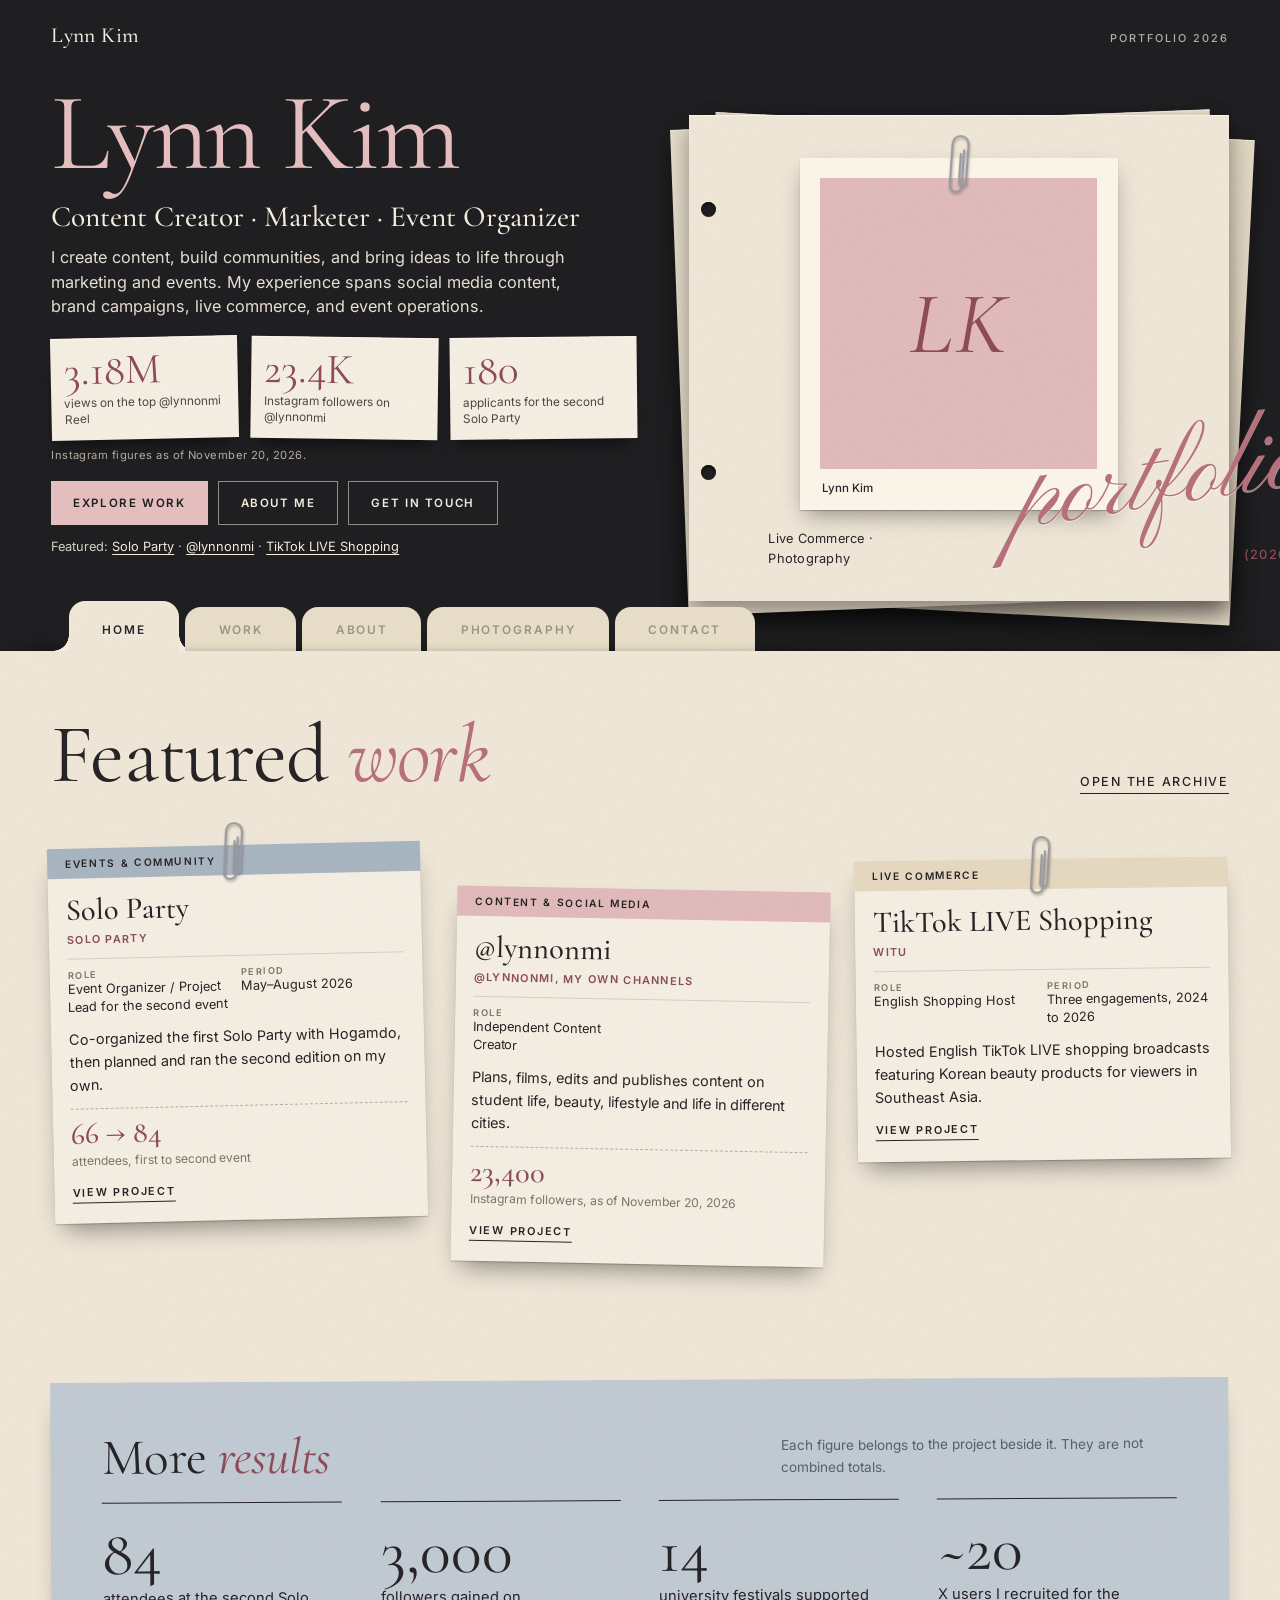
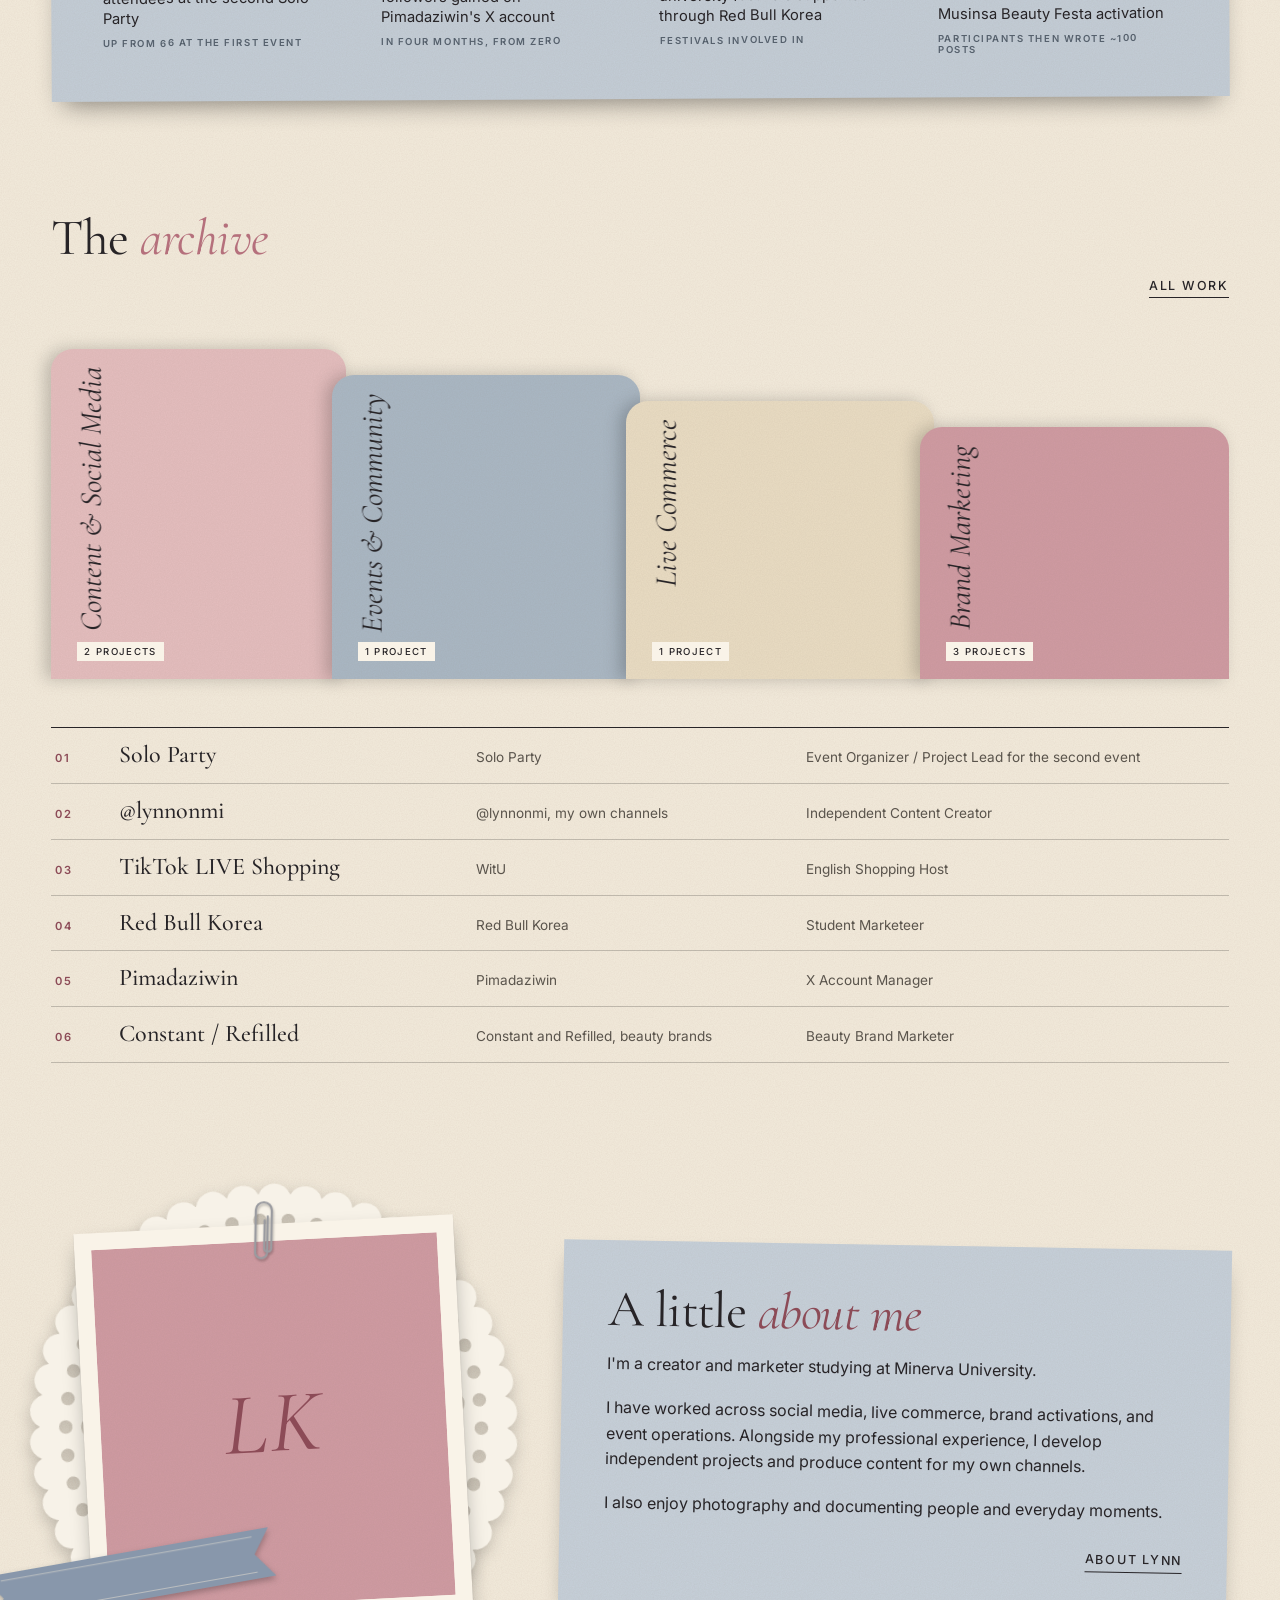
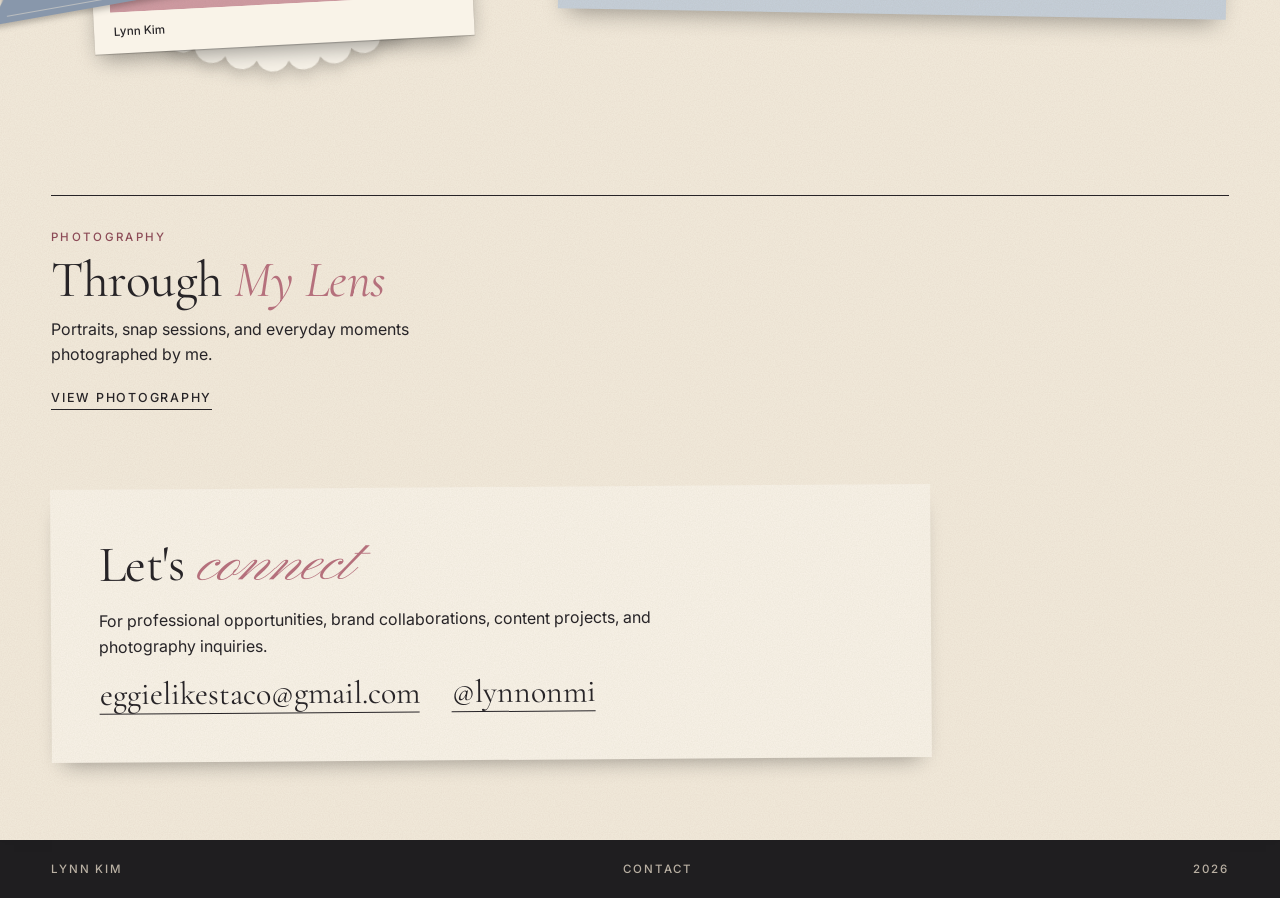
<file: index.html>
<!doctype html>
<html lang="en">
<head>
<meta charset="utf-8">
<meta name="viewport" content="width=device-width, initial-scale=1">
<title>Lynn Kim, Content Creator, Marketer, Event Organizer</title>
<meta name="description" content="Portfolio of Lynn Kim: content creation, marketing, event organizing, live commerce and photography.">
<meta name="theme-color" content="#1f1e20">
<meta property="og:type" content="website">
<meta property="og:site_name" content="Lynn Kim">
<meta property="og:title" content="Lynn Kim, Content Creator, Marketer, Event Organizer">
<meta property="og:description" content="Portfolio of Lynn Kim: content creation, marketing, event organizing, live commerce and photography.">
<meta property="og:image" content="assets/og-image.png">
<meta property="og:image:width" content="1200">
<meta property="og:image:height" content="630">
<meta name="twitter:card" content="summary_large_image">
<meta name="twitter:title" content="Lynn Kim, Content Creator, Marketer, Event Organizer">
<meta name="twitter:description" content="Portfolio of Lynn Kim: content creation, marketing, event organizing, live commerce and photography.">
<meta name="twitter:image" content="assets/og-image.png">
<link rel="icon" href="data:,">
<link rel="preconnect" href="https://fonts.googleapis.com">
<link rel="preconnect" href="https://fonts.gstatic.com" crossorigin>
<link rel="stylesheet" href="https://fonts.googleapis.com/css2?family=Pinyon+Script&family=Cormorant+Garamond:ital,wght@0,400;0,500;0,600;1,400;1,500&family=Inter:wght@400;500;600&display=swap">
<link rel="stylesheet" href="css/styles.css">
</head>
<body data-page="home">
<a class="skip" href="#main">Skip to content</a>
<div id="root"></div>
<noscript><p style="padding:2rem;color:#f3ebdc">This portfolio needs JavaScript to load its pages. Email: eggielikestaco@gmail.com</p></noscript>
<script type="module" src="js/app.js"></script>
</body>
</html>
</file>
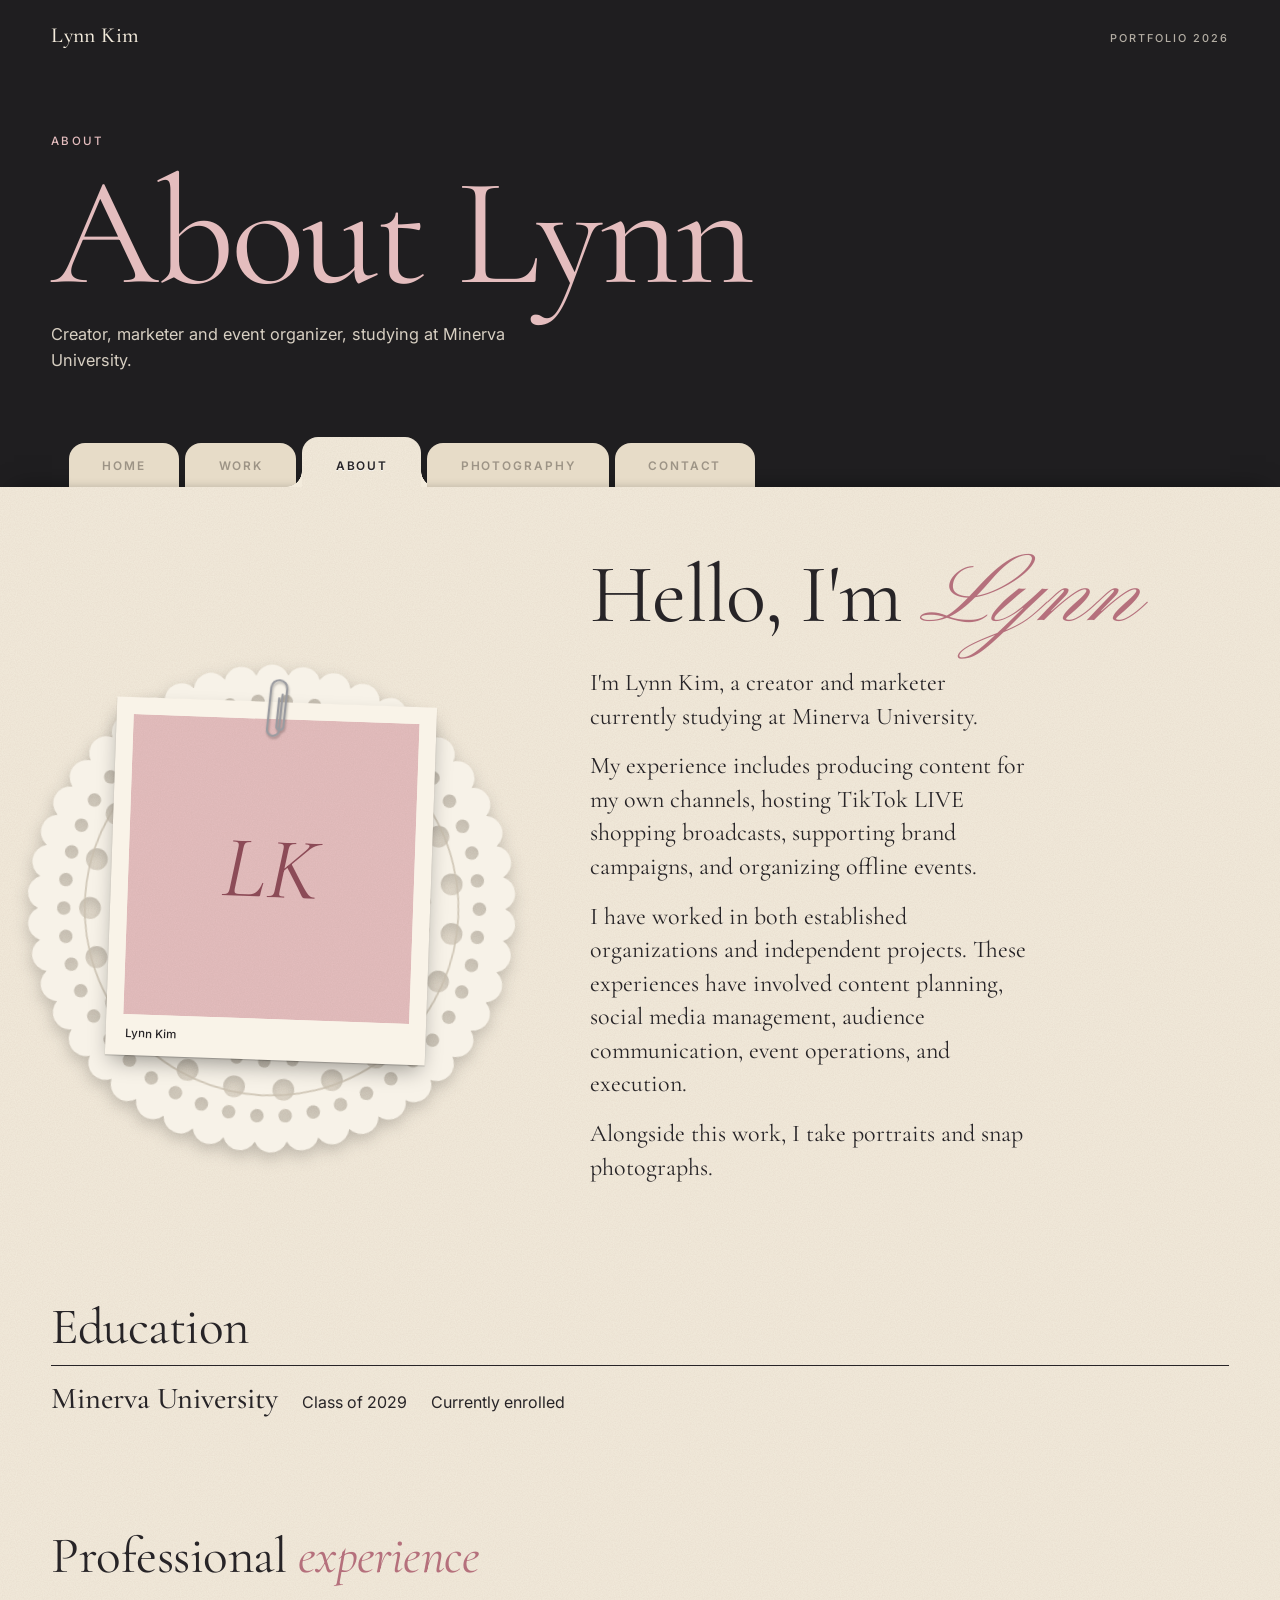
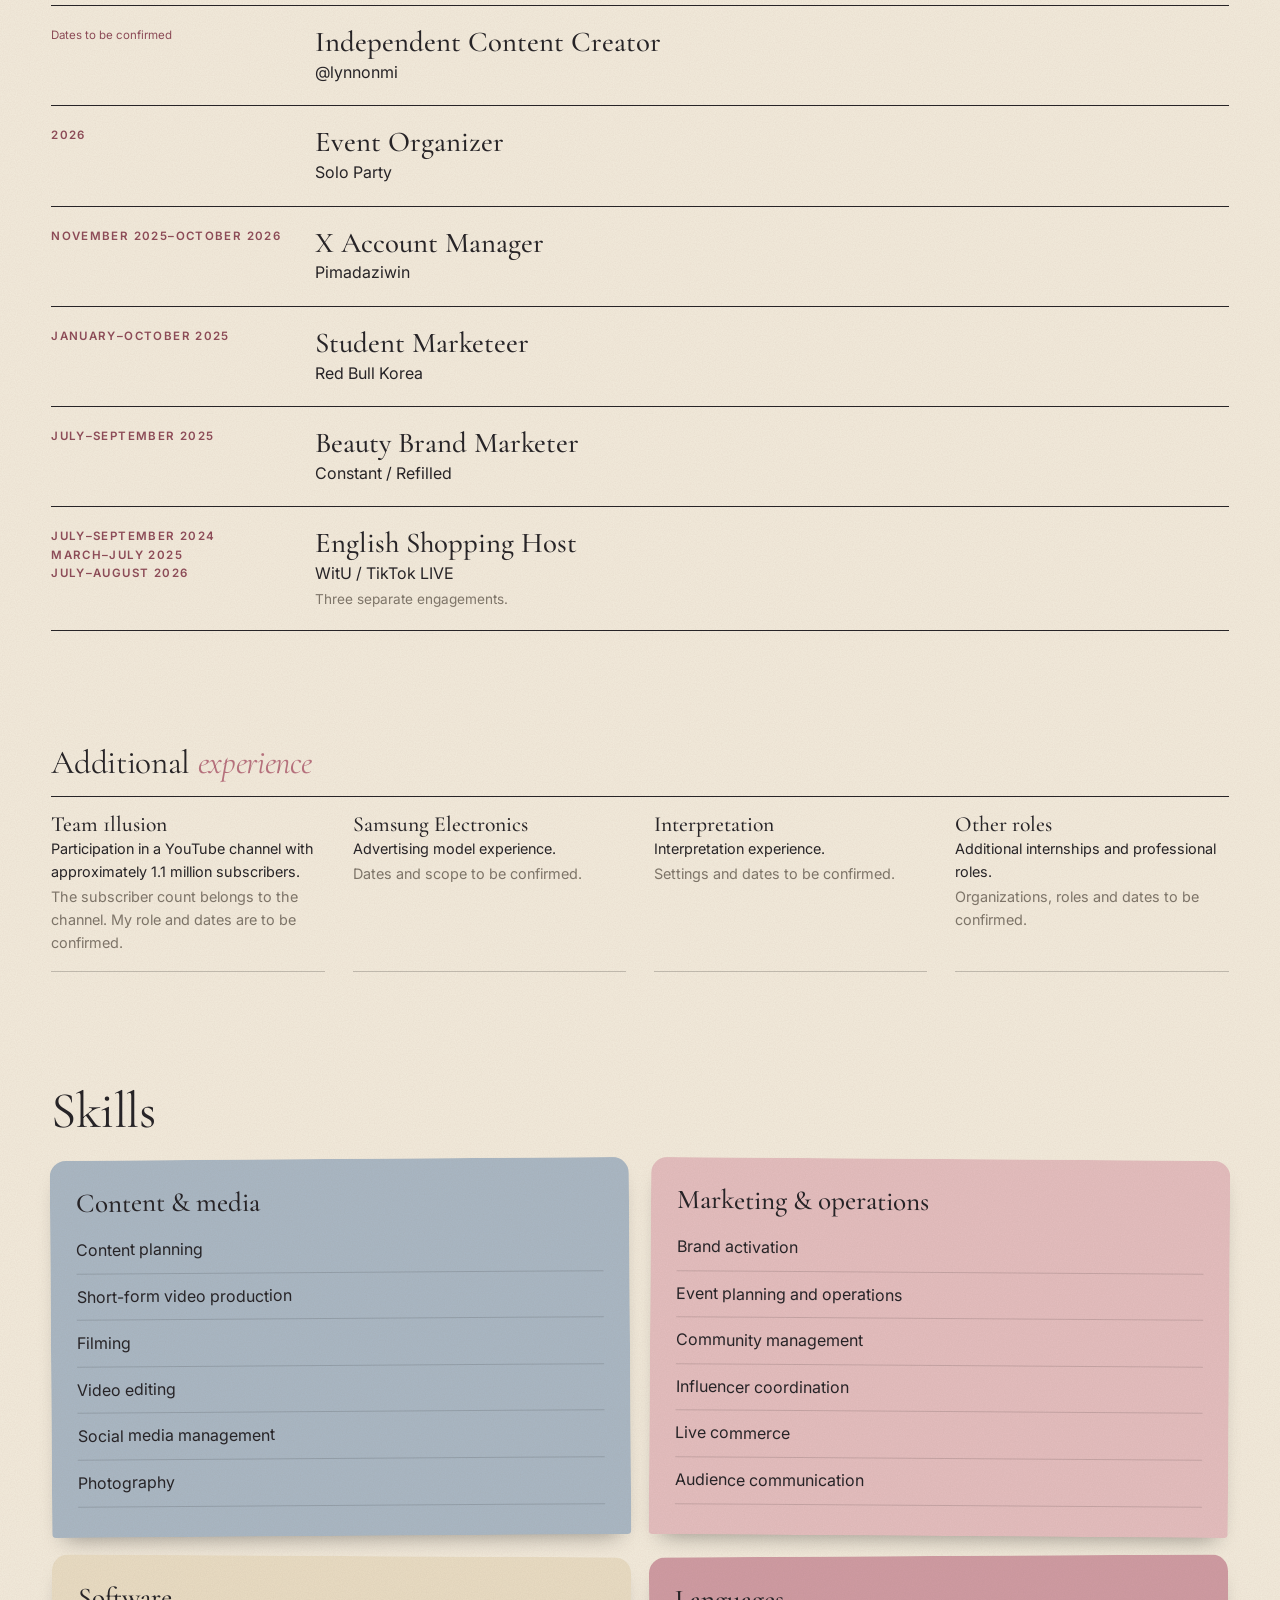
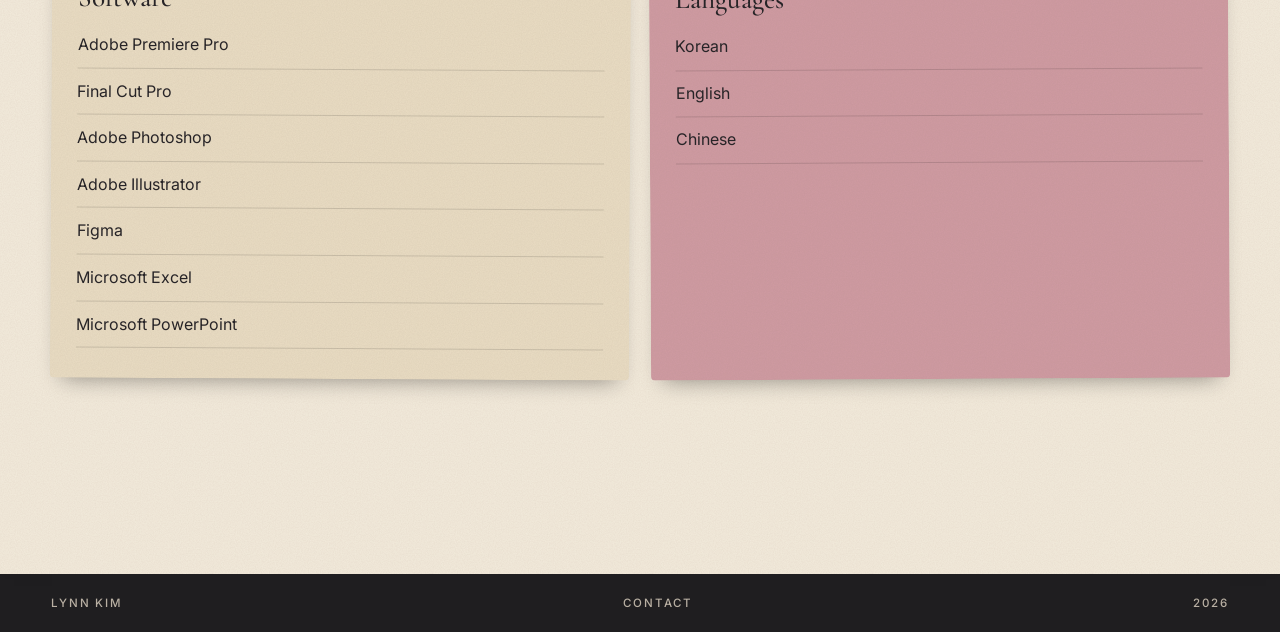
<file: about.html>
<!doctype html>
<html lang="en">
<head>
<meta charset="utf-8">
<meta name="viewport" content="width=device-width, initial-scale=1">
<title>About Lynn, Lynn Kim</title>
<meta name="description" content="Lynn Kim is a creator and marketer studying at Minerva University. Experience, education and skills.">
<meta name="theme-color" content="#1f1e20">
<meta property="og:type" content="website">
<meta property="og:site_name" content="Lynn Kim">
<meta property="og:title" content="About Lynn, Lynn Kim">
<meta property="og:description" content="Lynn Kim is a creator and marketer studying at Minerva University. Experience, education and skills.">
<meta property="og:image" content="assets/og-image.png">
<meta property="og:image:width" content="1200">
<meta property="og:image:height" content="630">
<meta name="twitter:card" content="summary_large_image">
<meta name="twitter:title" content="About Lynn, Lynn Kim">
<meta name="twitter:description" content="Lynn Kim is a creator and marketer studying at Minerva University. Experience, education and skills.">
<meta name="twitter:image" content="assets/og-image.png">
<link rel="icon" href="data:,">
<link rel="preconnect" href="https://fonts.googleapis.com">
<link rel="preconnect" href="https://fonts.gstatic.com" crossorigin>
<link rel="stylesheet" href="https://fonts.googleapis.com/css2?family=Pinyon+Script&family=Cormorant+Garamond:ital,wght@0,400;0,500;0,600;1,400;1,500&family=Inter:wght@400;500;600&display=swap">
<link rel="stylesheet" href="css/styles.css">
</head>
<body data-page="about">
<a class="skip" href="#main">Skip to content</a>
<div id="root"></div>
<noscript><p style="padding:2rem;color:#f3ebdc">This portfolio needs JavaScript to load its pages. Email: eggielikestaco@gmail.com</p></noscript>
<script type="module" src="js/app.js"></script>
</body>
</html>
</file>
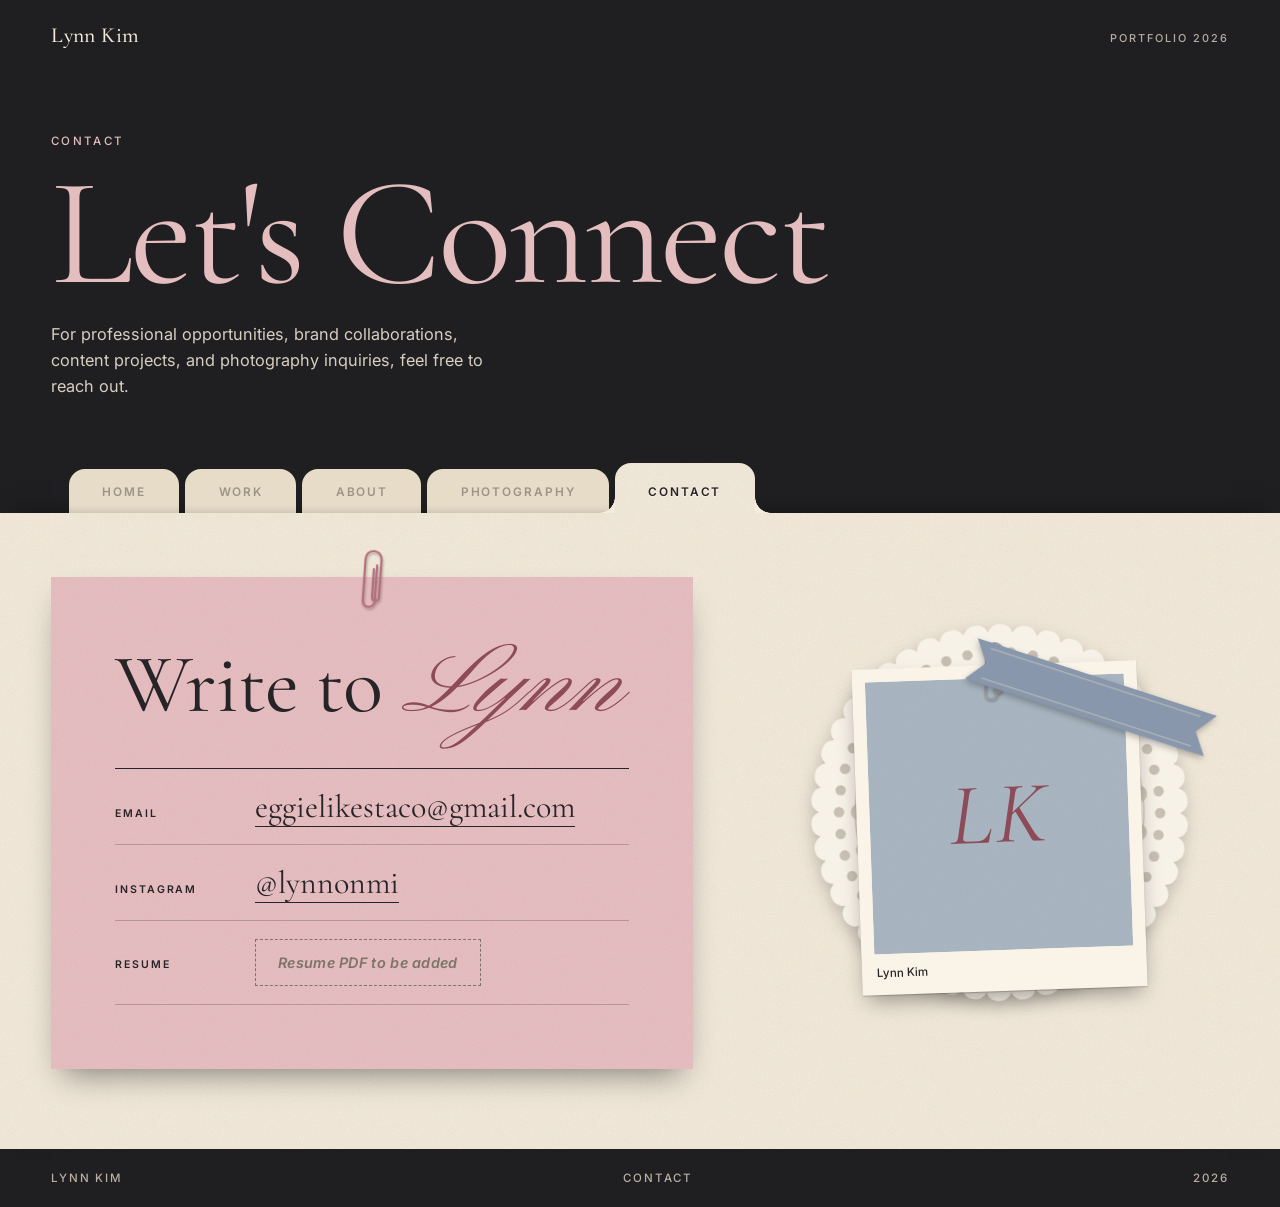
<file: contact.html>
<!doctype html>
<html lang="en">
<head>
<meta charset="utf-8">
<meta name="viewport" content="width=device-width, initial-scale=1">
<title>Let's Connect, Lynn Kim</title>
<meta name="description" content="Email and Instagram for professional opportunities, brand collaborations, content projects and photography inquiries.">
<meta name="theme-color" content="#1f1e20">
<meta property="og:type" content="website">
<meta property="og:site_name" content="Lynn Kim">
<meta property="og:title" content="Let's Connect, Lynn Kim">
<meta property="og:description" content="Email and Instagram for professional opportunities, brand collaborations, content projects and photography inquiries.">
<meta property="og:image" content="assets/og-image.png">
<meta property="og:image:width" content="1200">
<meta property="og:image:height" content="630">
<meta name="twitter:card" content="summary_large_image">
<meta name="twitter:title" content="Let's Connect, Lynn Kim">
<meta name="twitter:description" content="Email and Instagram for professional opportunities, brand collaborations, content projects and photography inquiries.">
<meta name="twitter:image" content="assets/og-image.png">
<link rel="icon" href="data:,">
<link rel="preconnect" href="https://fonts.googleapis.com">
<link rel="preconnect" href="https://fonts.gstatic.com" crossorigin>
<link rel="stylesheet" href="https://fonts.googleapis.com/css2?family=Pinyon+Script&family=Cormorant+Garamond:ital,wght@0,400;0,500;0,600;1,400;1,500&family=Inter:wght@400;500;600&display=swap">
<link rel="stylesheet" href="css/styles.css">
</head>
<body data-page="contact">
<a class="skip" href="#main">Skip to content</a>
<div id="root"></div>
<noscript><p style="padding:2rem;color:#f3ebdc">This portfolio needs JavaScript to load its pages. Email: eggielikestaco@gmail.com</p></noscript>
<script type="module" src="js/app.js"></script>
</body>
</html>
</file>
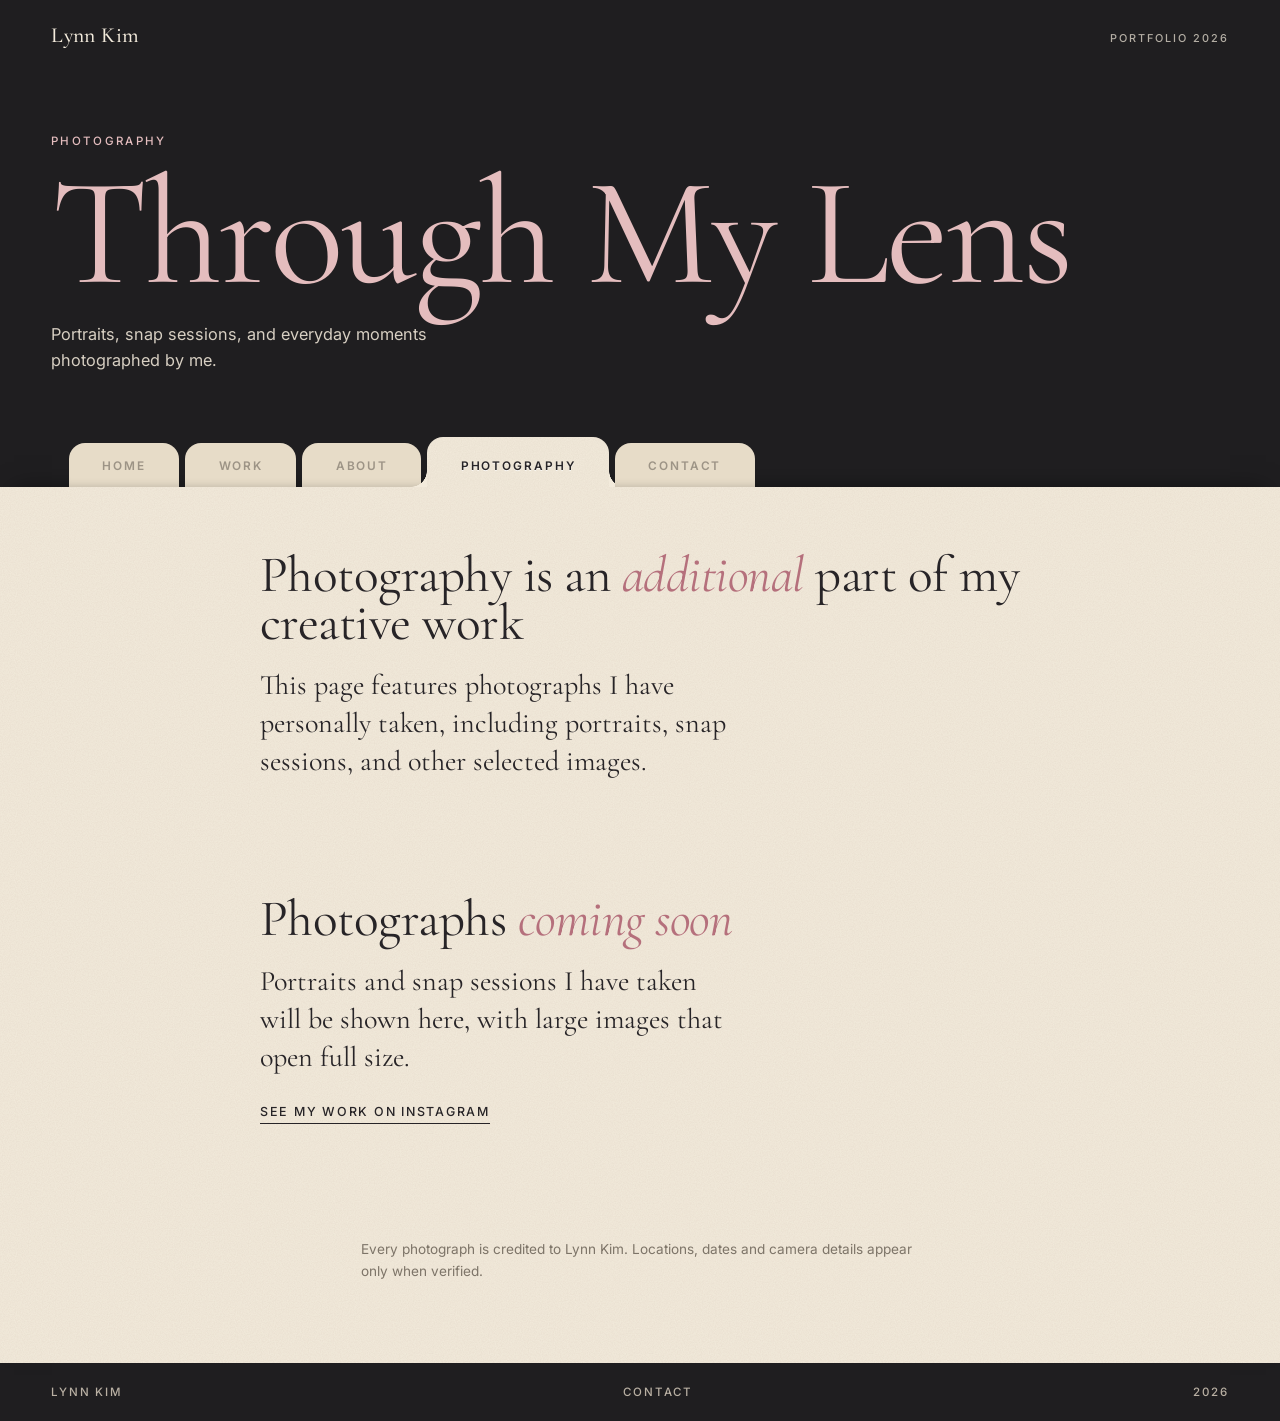
<file: photography.html>
<!doctype html>
<html lang="en">
<head>
<meta charset="utf-8">
<meta name="viewport" content="width=device-width, initial-scale=1">
<title>Through My Lens, Lynn Kim</title>
<meta name="description" content="Portraits, snap sessions, and everyday moments photographed by Lynn Kim.">
<meta name="theme-color" content="#1f1e20">
<meta property="og:type" content="website">
<meta property="og:site_name" content="Lynn Kim">
<meta property="og:title" content="Through My Lens, Lynn Kim">
<meta property="og:description" content="Portraits, snap sessions, and everyday moments photographed by Lynn Kim.">
<meta property="og:image" content="assets/og-image.png">
<meta property="og:image:width" content="1200">
<meta property="og:image:height" content="630">
<meta name="twitter:card" content="summary_large_image">
<meta name="twitter:title" content="Through My Lens, Lynn Kim">
<meta name="twitter:description" content="Portraits, snap sessions, and everyday moments photographed by Lynn Kim.">
<meta name="twitter:image" content="assets/og-image.png">
<link rel="icon" href="data:,">
<link rel="preconnect" href="https://fonts.googleapis.com">
<link rel="preconnect" href="https://fonts.gstatic.com" crossorigin>
<link rel="stylesheet" href="https://fonts.googleapis.com/css2?family=Pinyon+Script&family=Cormorant+Garamond:ital,wght@0,400;0,500;0,600;1,400;1,500&family=Inter:wght@400;500;600&display=swap">
<link rel="stylesheet" href="css/styles.css">
</head>
<body data-page="photography">
<a class="skip" href="#main">Skip to content</a>
<div id="root"></div>
<noscript><p style="padding:2rem;color:#f3ebdc">This portfolio needs JavaScript to load its pages. Email: eggielikestaco@gmail.com</p></noscript>
<script type="module" src="js/app.js"></script>
</body>
</html>
</file>
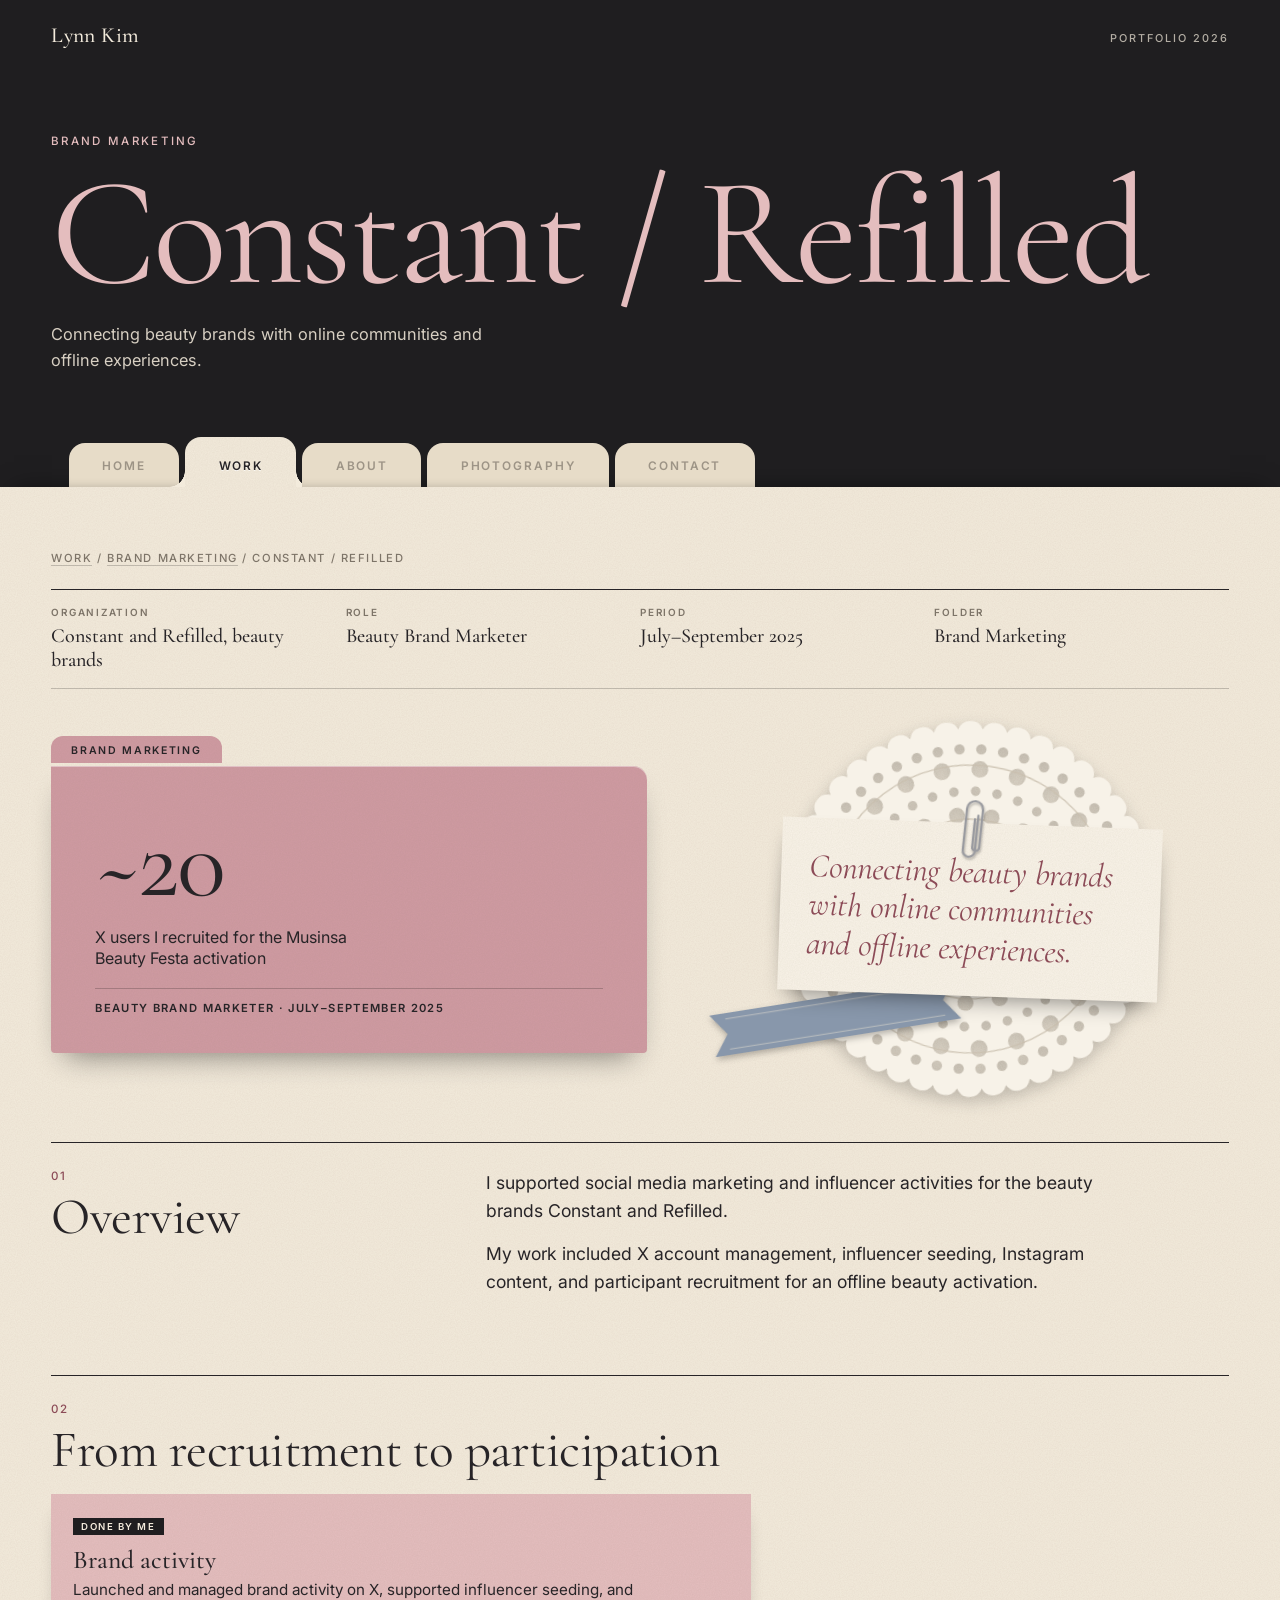
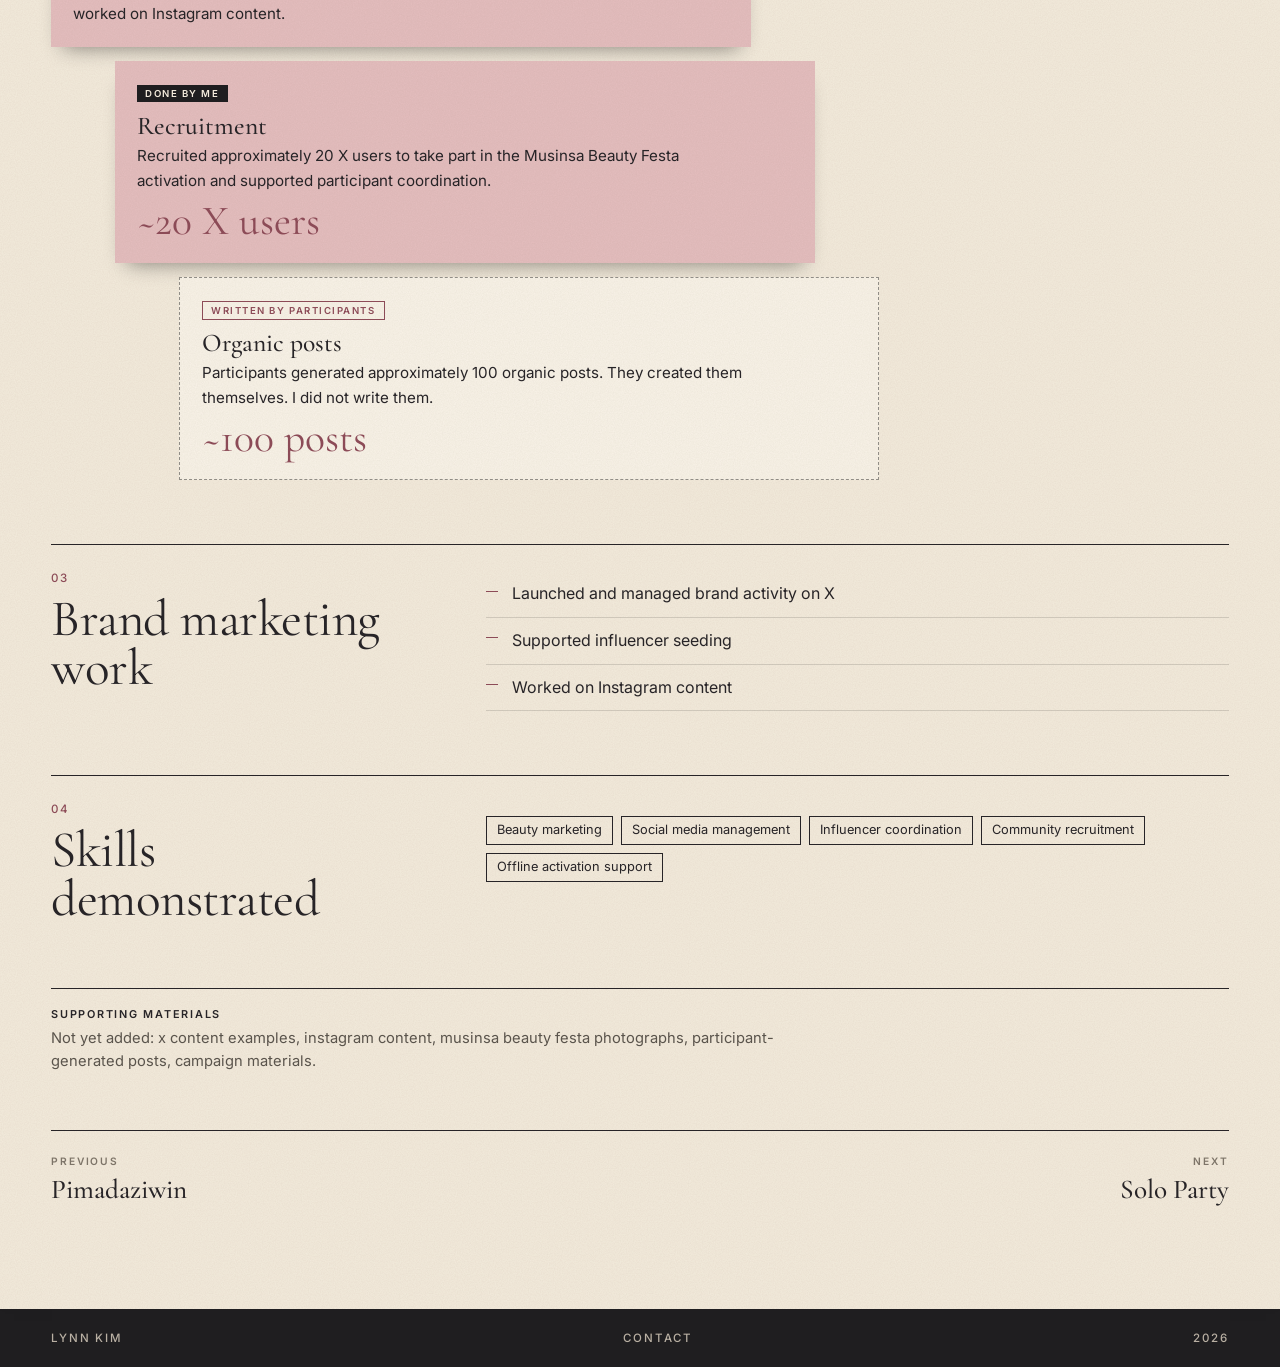
<file: project-constant-refilled.html>
<!doctype html>
<html lang="en">
<head>
<meta charset="utf-8">
<meta name="viewport" content="width=device-width, initial-scale=1">
<title>Constant / Refilled, Lynn Kim</title>
<meta name="description" content="Supported X, Instagram and influencer marketing for two beauty brands and recruited participants for an offline beauty activation.">
<meta name="theme-color" content="#1f1e20">
<meta property="og:type" content="website">
<meta property="og:site_name" content="Lynn Kim">
<meta property="og:title" content="Constant / Refilled, Lynn Kim">
<meta property="og:description" content="Supported X, Instagram and influencer marketing for two beauty brands and recruited participants for an offline beauty activation.">
<meta property="og:image" content="assets/og-image.png">
<meta property="og:image:width" content="1200">
<meta property="og:image:height" content="630">
<meta name="twitter:card" content="summary_large_image">
<meta name="twitter:title" content="Constant / Refilled, Lynn Kim">
<meta name="twitter:description" content="Supported X, Instagram and influencer marketing for two beauty brands and recruited participants for an offline beauty activation.">
<meta name="twitter:image" content="assets/og-image.png">
<link rel="icon" href="data:,">
<link rel="preconnect" href="https://fonts.googleapis.com">
<link rel="preconnect" href="https://fonts.gstatic.com" crossorigin>
<link rel="stylesheet" href="https://fonts.googleapis.com/css2?family=Pinyon+Script&family=Cormorant+Garamond:ital,wght@0,400;0,500;0,600;1,400;1,500&family=Inter:wght@400;500;600&display=swap">
<link rel="stylesheet" href="css/styles.css">
</head>
<body data-page="project" data-slug="constant-refilled">
<a class="skip" href="#main">Skip to content</a>
<div id="root"></div>
<noscript><p style="padding:2rem;color:#f3ebdc">This portfolio needs JavaScript to load its pages. Email: eggielikestaco@gmail.com</p></noscript>
<script type="module" src="js/app.js"></script>
</body>
</html>
</file>
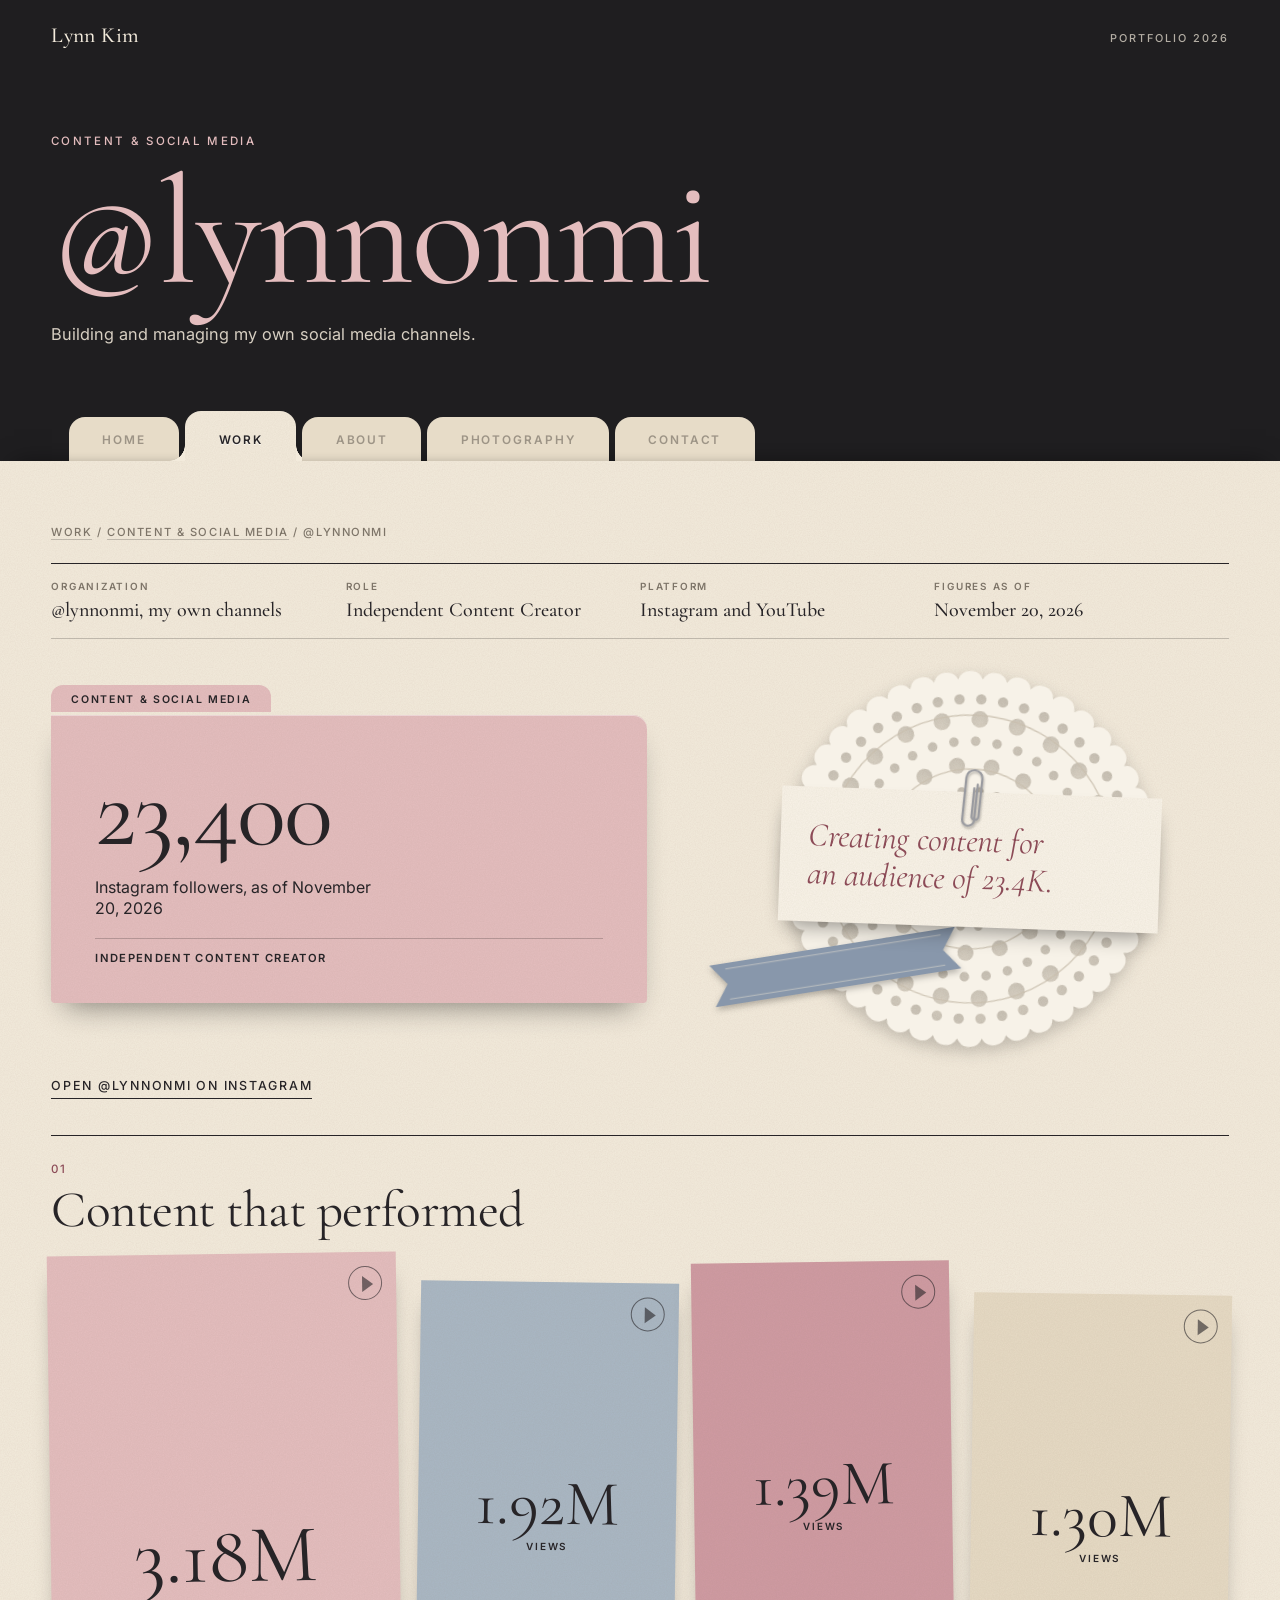
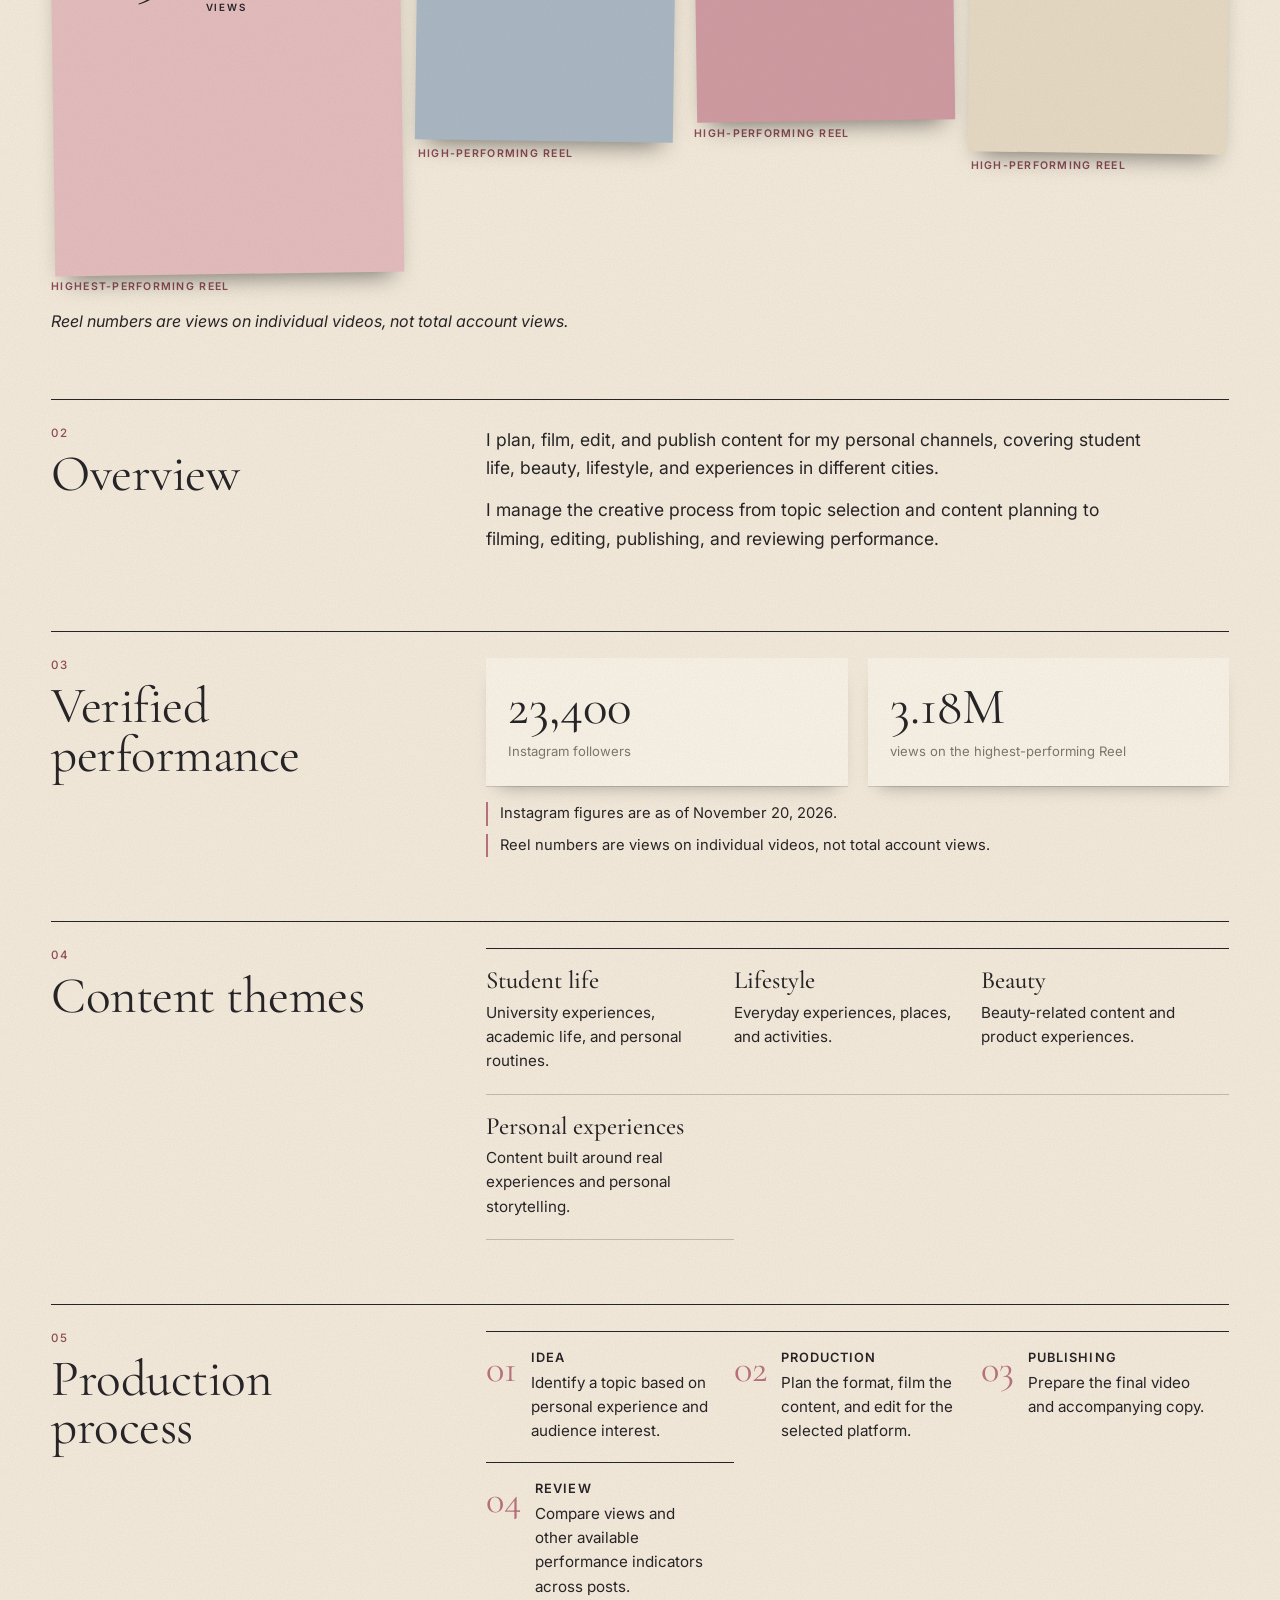
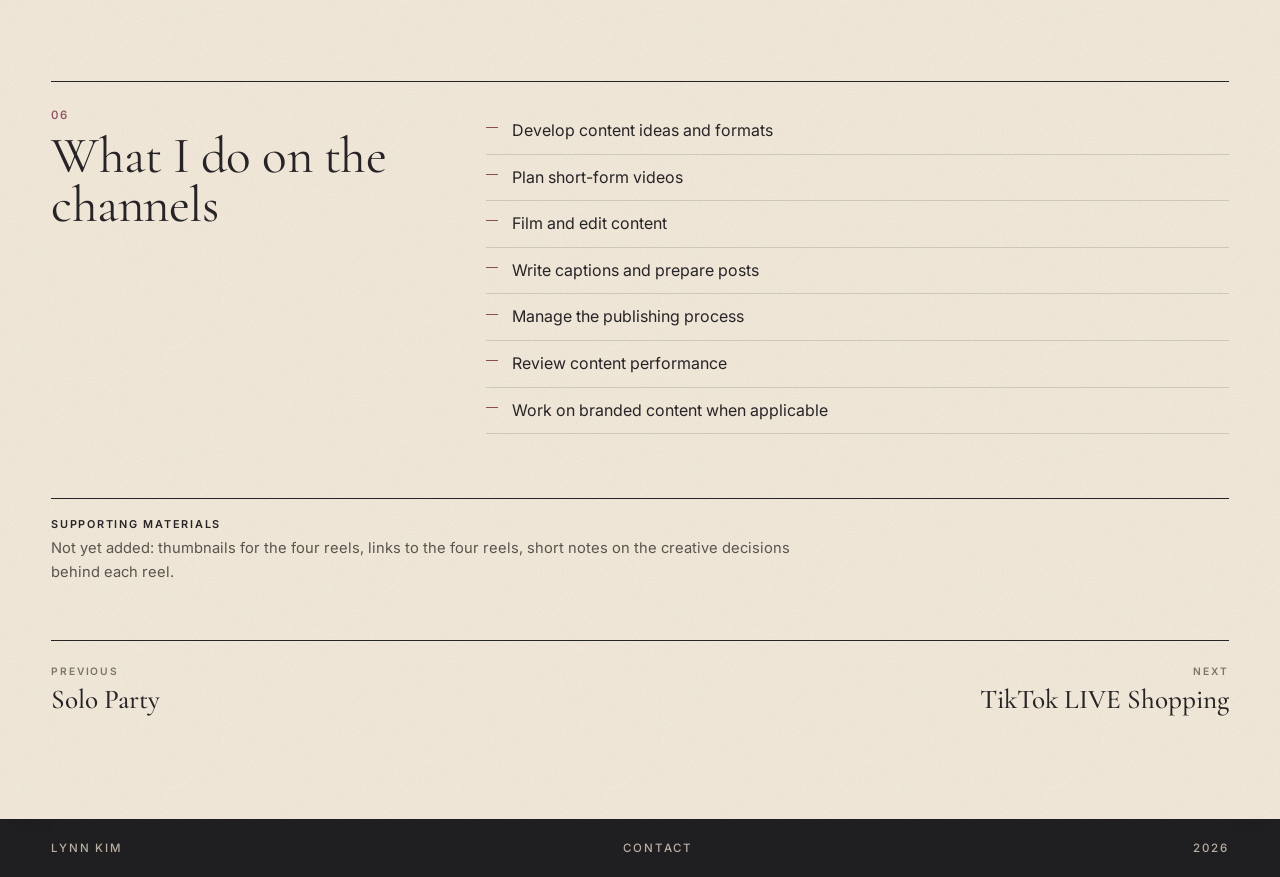
<file: project-lynnonmi.html>
<!doctype html>
<html lang="en">
<head>
<meta charset="utf-8">
<meta name="viewport" content="width=device-width, initial-scale=1">
<title>@lynnonmi, Lynn Kim</title>
<meta name="description" content="Plans, films, edits and publishes content on student life, beauty, lifestyle and life in different cities.">
<meta name="theme-color" content="#1f1e20">
<meta property="og:type" content="website">
<meta property="og:site_name" content="Lynn Kim">
<meta property="og:title" content="@lynnonmi, Lynn Kim">
<meta property="og:description" content="Plans, films, edits and publishes content on student life, beauty, lifestyle and life in different cities.">
<meta property="og:image" content="assets/og-image.png">
<meta property="og:image:width" content="1200">
<meta property="og:image:height" content="630">
<meta name="twitter:card" content="summary_large_image">
<meta name="twitter:title" content="@lynnonmi, Lynn Kim">
<meta name="twitter:description" content="Plans, films, edits and publishes content on student life, beauty, lifestyle and life in different cities.">
<meta name="twitter:image" content="assets/og-image.png">
<link rel="icon" href="data:,">
<link rel="preconnect" href="https://fonts.googleapis.com">
<link rel="preconnect" href="https://fonts.gstatic.com" crossorigin>
<link rel="stylesheet" href="https://fonts.googleapis.com/css2?family=Pinyon+Script&family=Cormorant+Garamond:ital,wght@0,400;0,500;0,600;1,400;1,500&family=Inter:wght@400;500;600&display=swap">
<link rel="stylesheet" href="css/styles.css">
</head>
<body data-page="project" data-slug="lynnonmi">
<a class="skip" href="#main">Skip to content</a>
<div id="root"></div>
<noscript><p style="padding:2rem;color:#f3ebdc">This portfolio needs JavaScript to load its pages. Email: eggielikestaco@gmail.com</p></noscript>
<script type="module" src="js/app.js"></script>
</body>
</html>
</file>
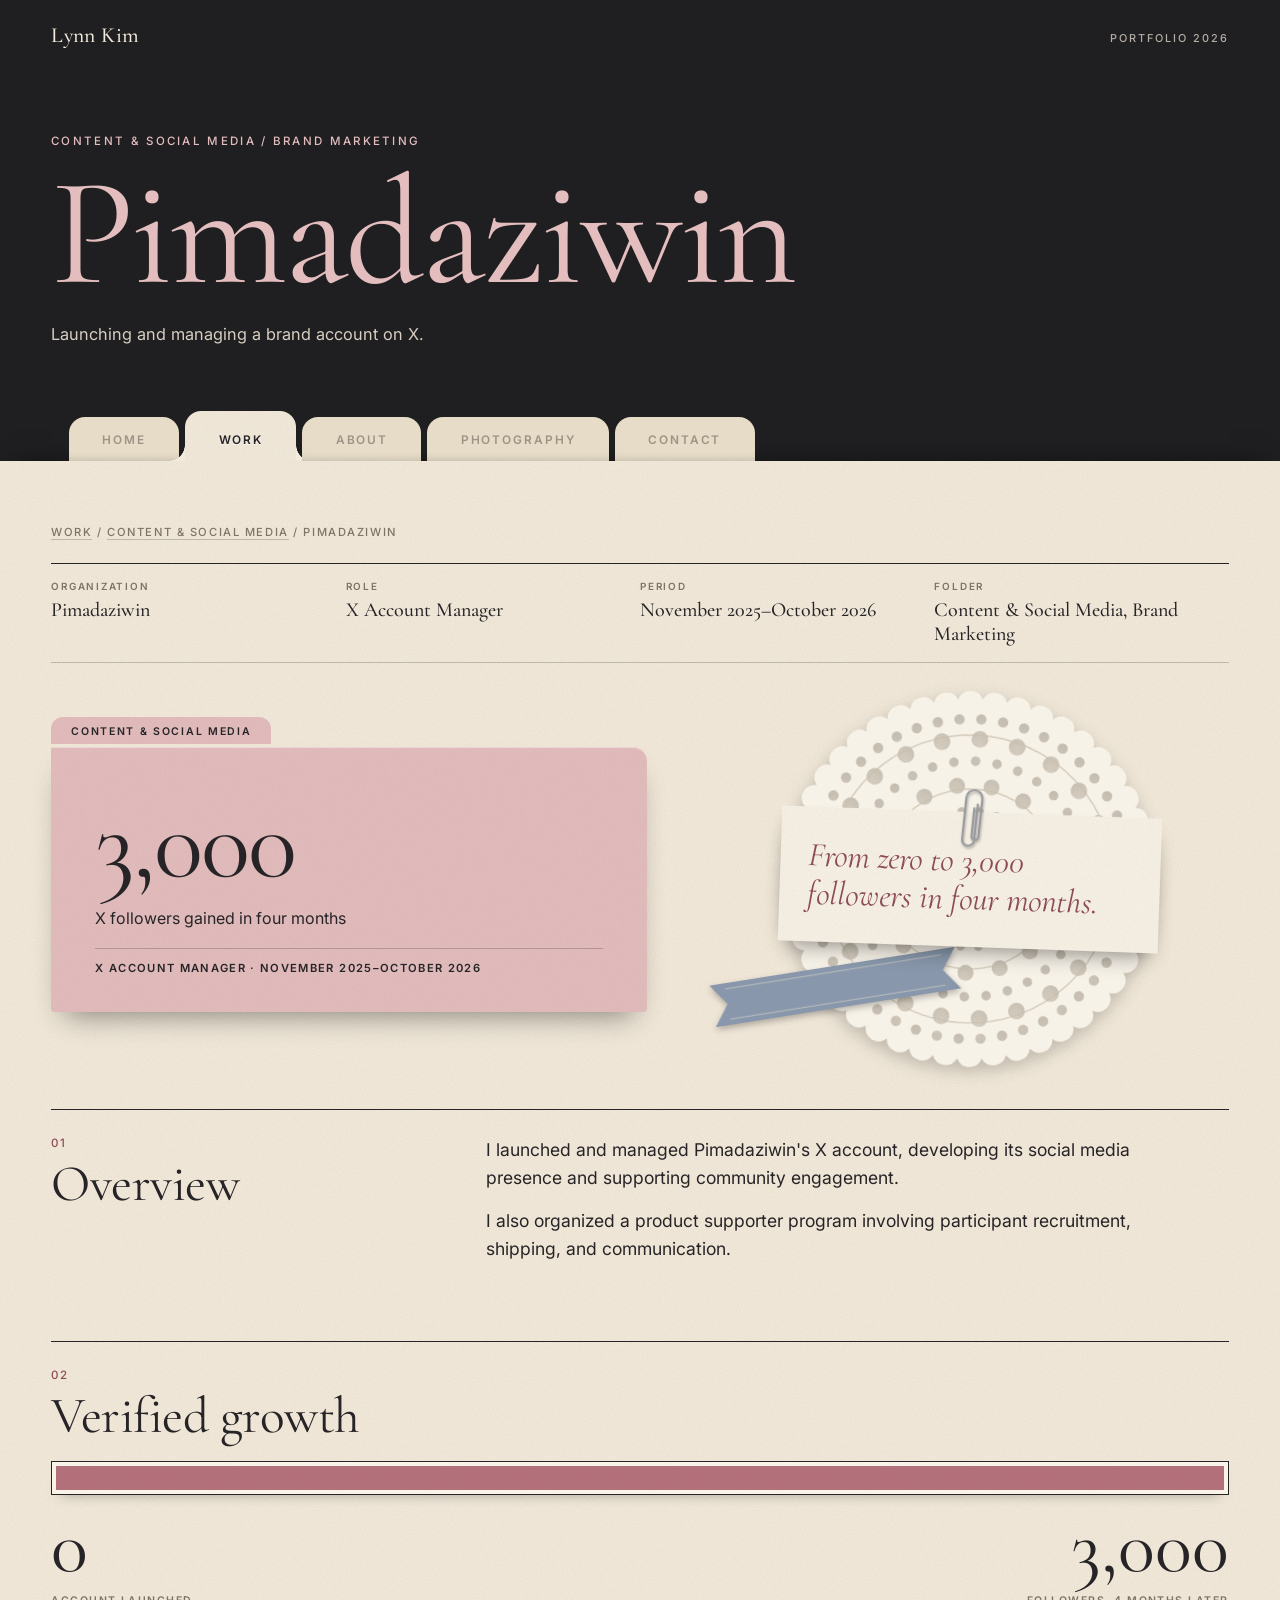
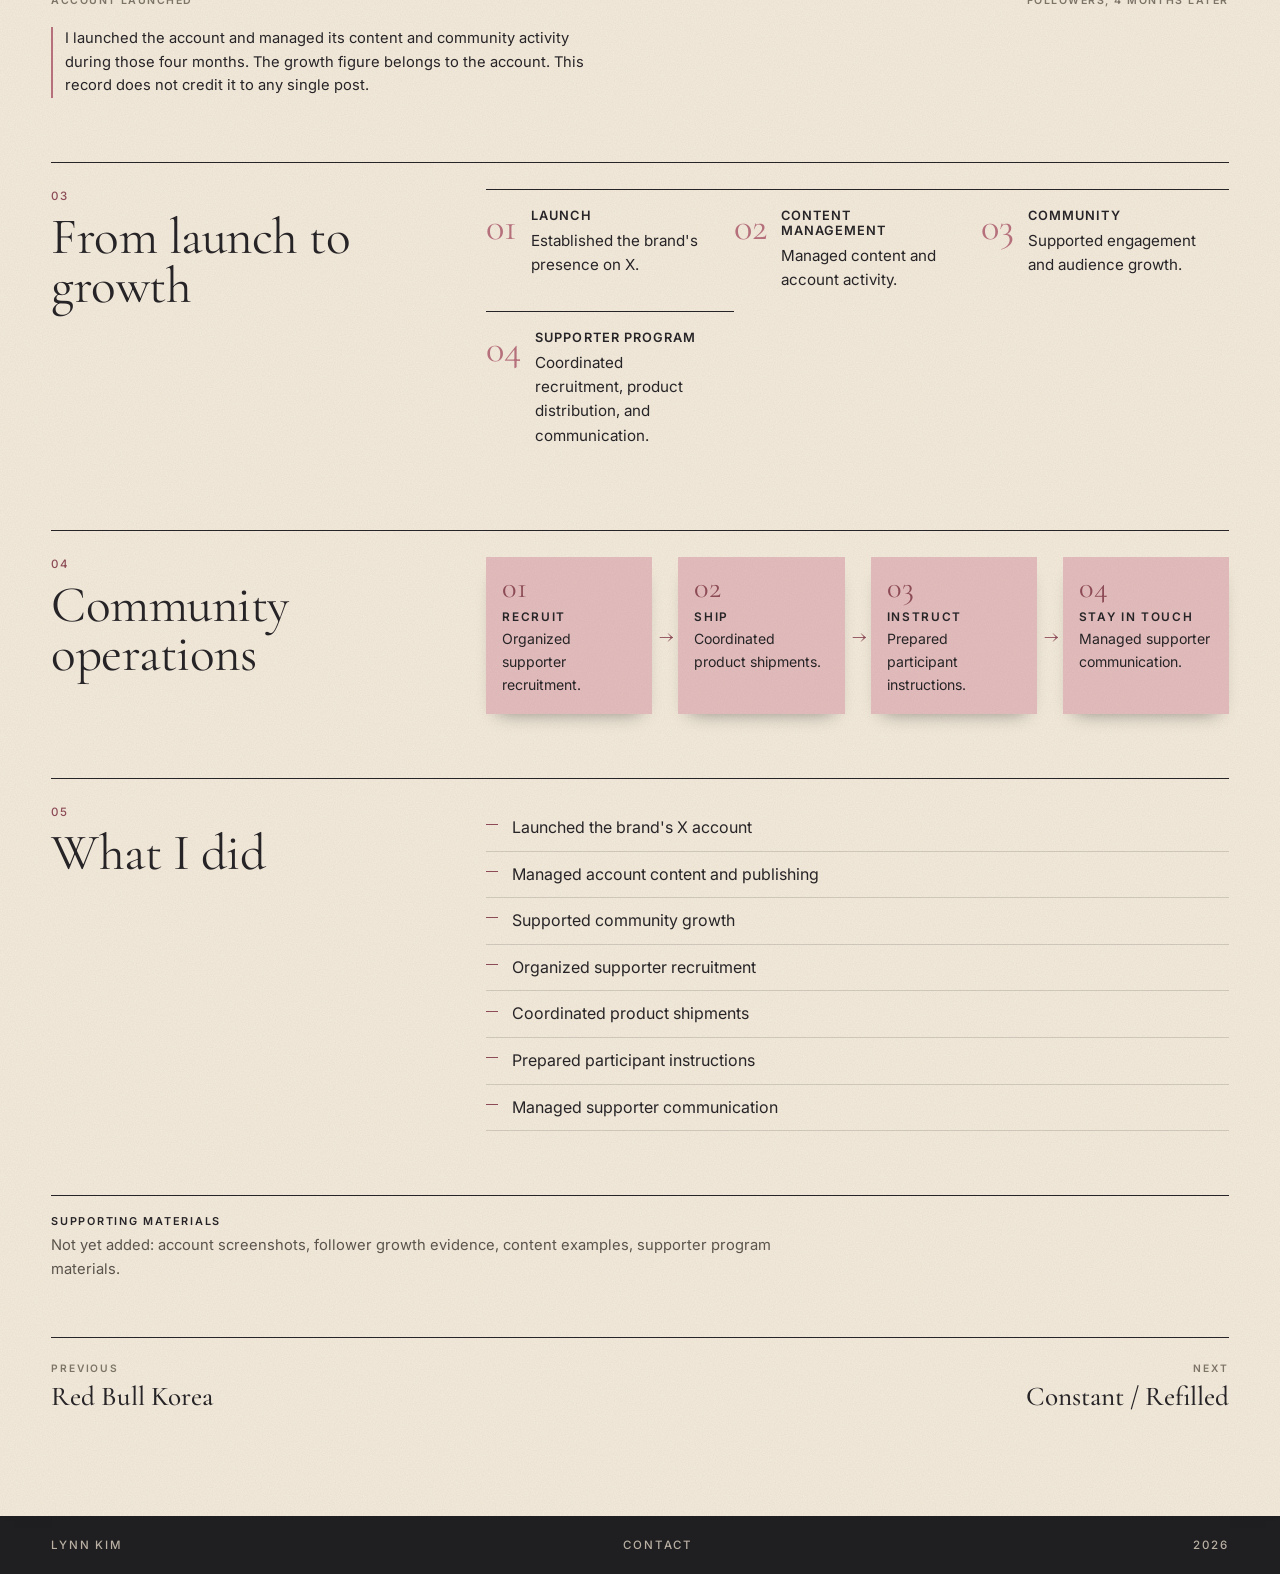
<file: project-pimadaziwin.html>
<!doctype html>
<html lang="en">
<head>
<meta charset="utf-8">
<meta name="viewport" content="width=device-width, initial-scale=1">
<title>Pimadaziwin, Lynn Kim</title>
<meta name="description" content="Launched and managed the brand's X account, supported community engagement, and ran a product supporter program.">
<meta name="theme-color" content="#1f1e20">
<meta property="og:type" content="website">
<meta property="og:site_name" content="Lynn Kim">
<meta property="og:title" content="Pimadaziwin, Lynn Kim">
<meta property="og:description" content="Launched and managed the brand's X account, supported community engagement, and ran a product supporter program.">
<meta property="og:image" content="assets/og-image.png">
<meta property="og:image:width" content="1200">
<meta property="og:image:height" content="630">
<meta name="twitter:card" content="summary_large_image">
<meta name="twitter:title" content="Pimadaziwin, Lynn Kim">
<meta name="twitter:description" content="Launched and managed the brand's X account, supported community engagement, and ran a product supporter program.">
<meta name="twitter:image" content="assets/og-image.png">
<link rel="icon" href="data:,">
<link rel="preconnect" href="https://fonts.googleapis.com">
<link rel="preconnect" href="https://fonts.gstatic.com" crossorigin>
<link rel="stylesheet" href="https://fonts.googleapis.com/css2?family=Pinyon+Script&family=Cormorant+Garamond:ital,wght@0,400;0,500;0,600;1,400;1,500&family=Inter:wght@400;500;600&display=swap">
<link rel="stylesheet" href="css/styles.css">
</head>
<body data-page="project" data-slug="pimadaziwin">
<a class="skip" href="#main">Skip to content</a>
<div id="root"></div>
<noscript><p style="padding:2rem;color:#f3ebdc">This portfolio needs JavaScript to load its pages. Email: eggielikestaco@gmail.com</p></noscript>
<script type="module" src="js/app.js"></script>
</body>
</html>
</file>
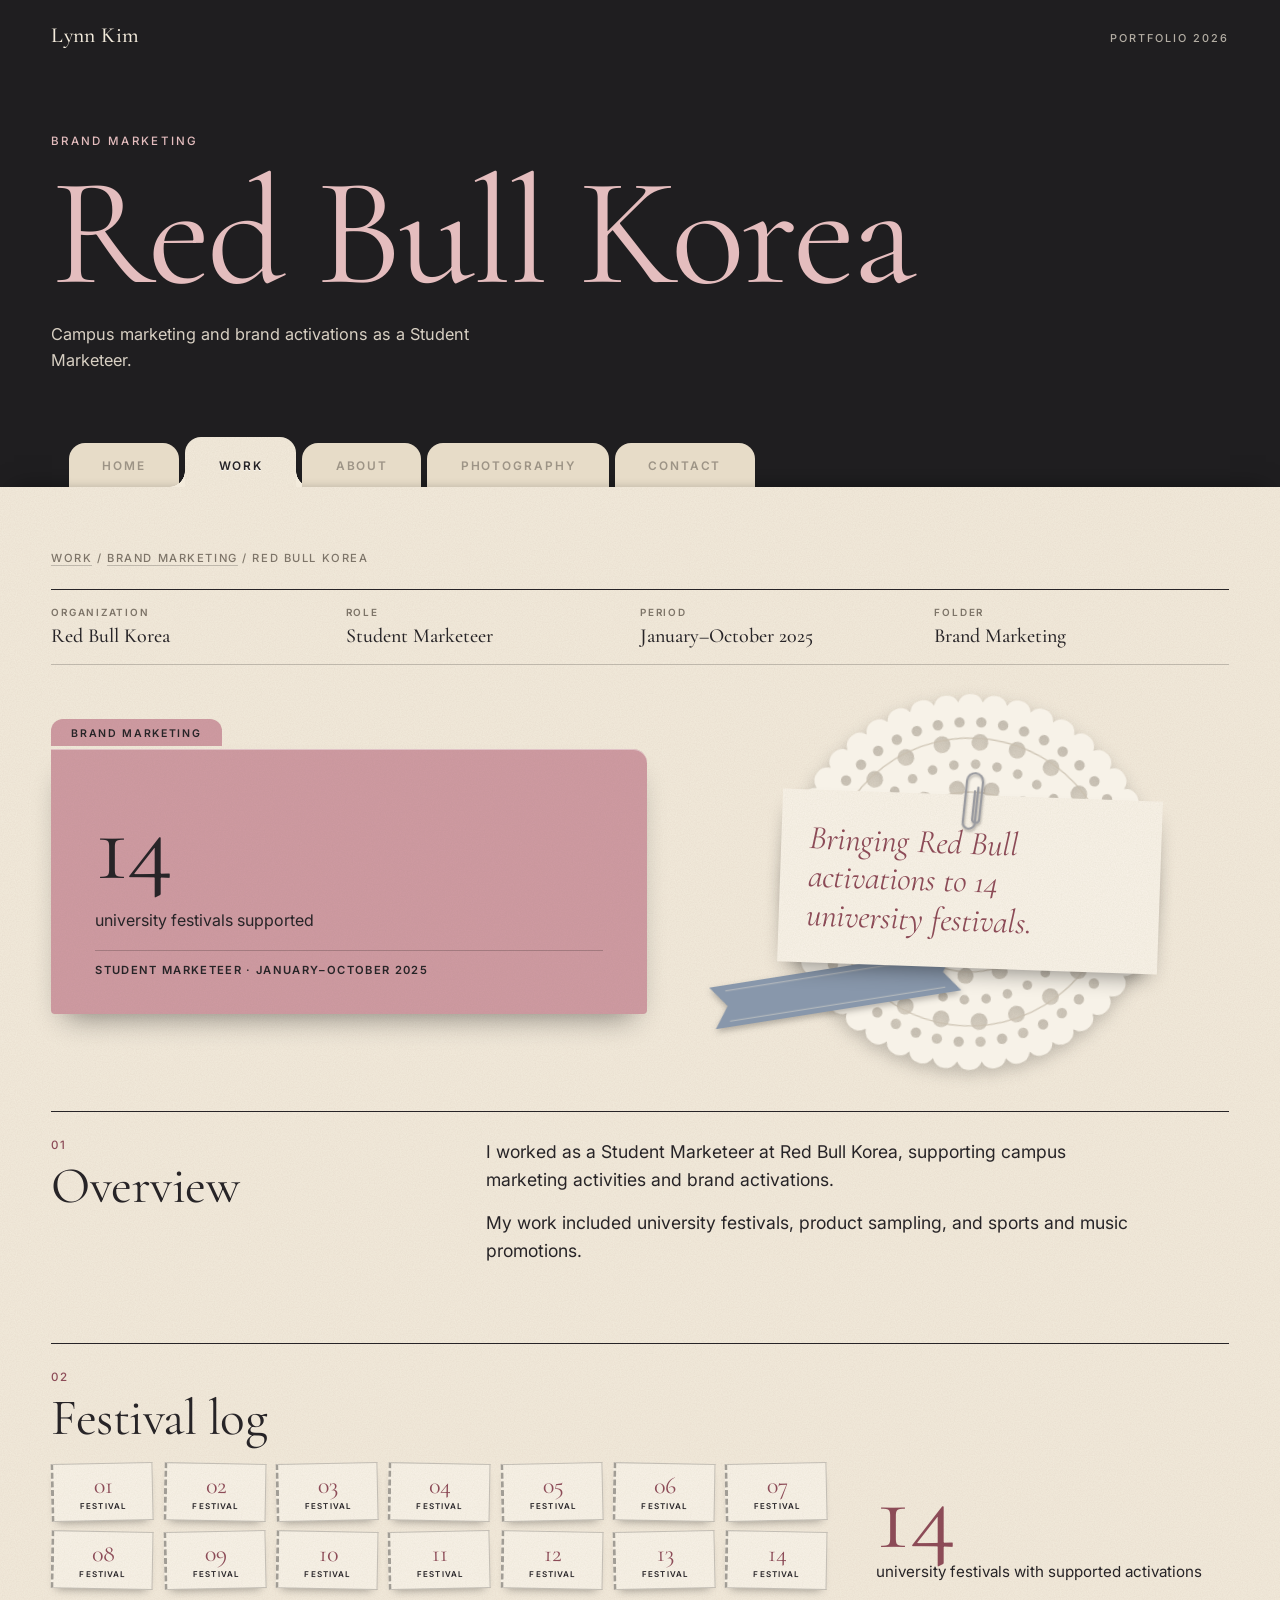
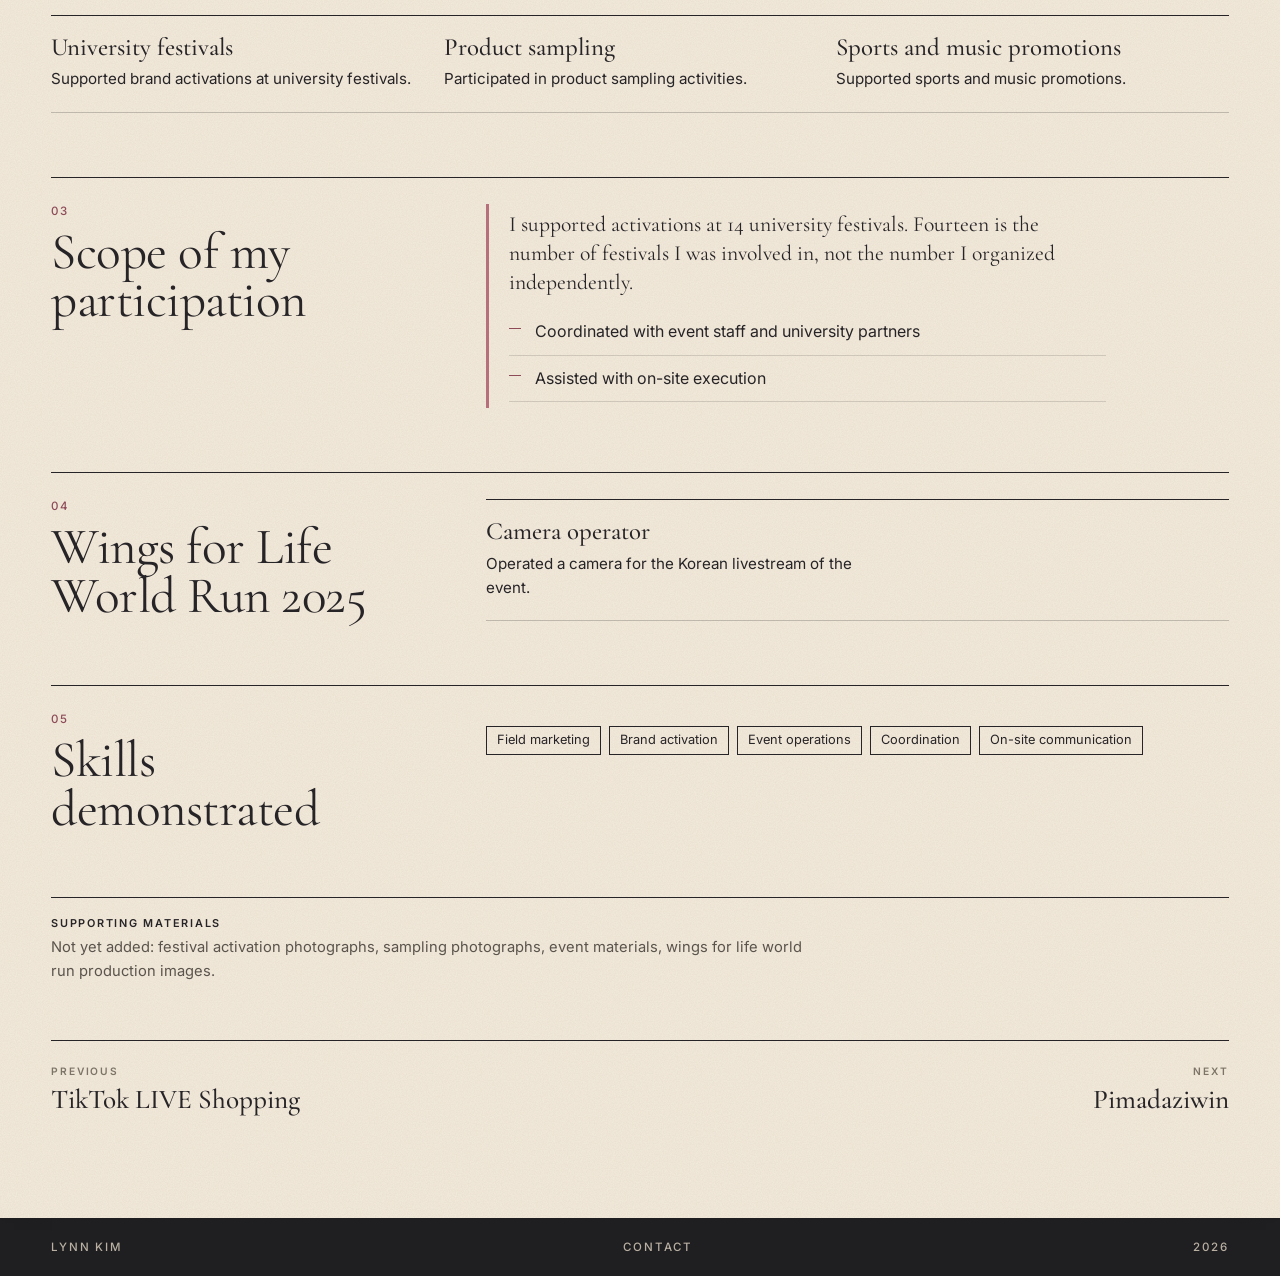
<file: project-red-bull-korea.html>
<!doctype html>
<html lang="en">
<head>
<meta charset="utf-8">
<meta name="viewport" content="width=device-width, initial-scale=1">
<title>Red Bull Korea, Lynn Kim</title>
<meta name="description" content="Supported campus marketing and brand activations, including 14 university festivals, product sampling, and sports and music promotions.">
<meta name="theme-color" content="#1f1e20">
<meta property="og:type" content="website">
<meta property="og:site_name" content="Lynn Kim">
<meta property="og:title" content="Red Bull Korea, Lynn Kim">
<meta property="og:description" content="Supported campus marketing and brand activations, including 14 university festivals, product sampling, and sports and music promotions.">
<meta property="og:image" content="assets/og-image.png">
<meta property="og:image:width" content="1200">
<meta property="og:image:height" content="630">
<meta name="twitter:card" content="summary_large_image">
<meta name="twitter:title" content="Red Bull Korea, Lynn Kim">
<meta name="twitter:description" content="Supported campus marketing and brand activations, including 14 university festivals, product sampling, and sports and music promotions.">
<meta name="twitter:image" content="assets/og-image.png">
<link rel="icon" href="data:,">
<link rel="preconnect" href="https://fonts.googleapis.com">
<link rel="preconnect" href="https://fonts.gstatic.com" crossorigin>
<link rel="stylesheet" href="https://fonts.googleapis.com/css2?family=Pinyon+Script&family=Cormorant+Garamond:ital,wght@0,400;0,500;0,600;1,400;1,500&family=Inter:wght@400;500;600&display=swap">
<link rel="stylesheet" href="css/styles.css">
</head>
<body data-page="project" data-slug="red-bull-korea">
<a class="skip" href="#main">Skip to content</a>
<div id="root"></div>
<noscript><p style="padding:2rem;color:#f3ebdc">This portfolio needs JavaScript to load its pages. Email: eggielikestaco@gmail.com</p></noscript>
<script type="module" src="js/app.js"></script>
</body>
</html>
</file>
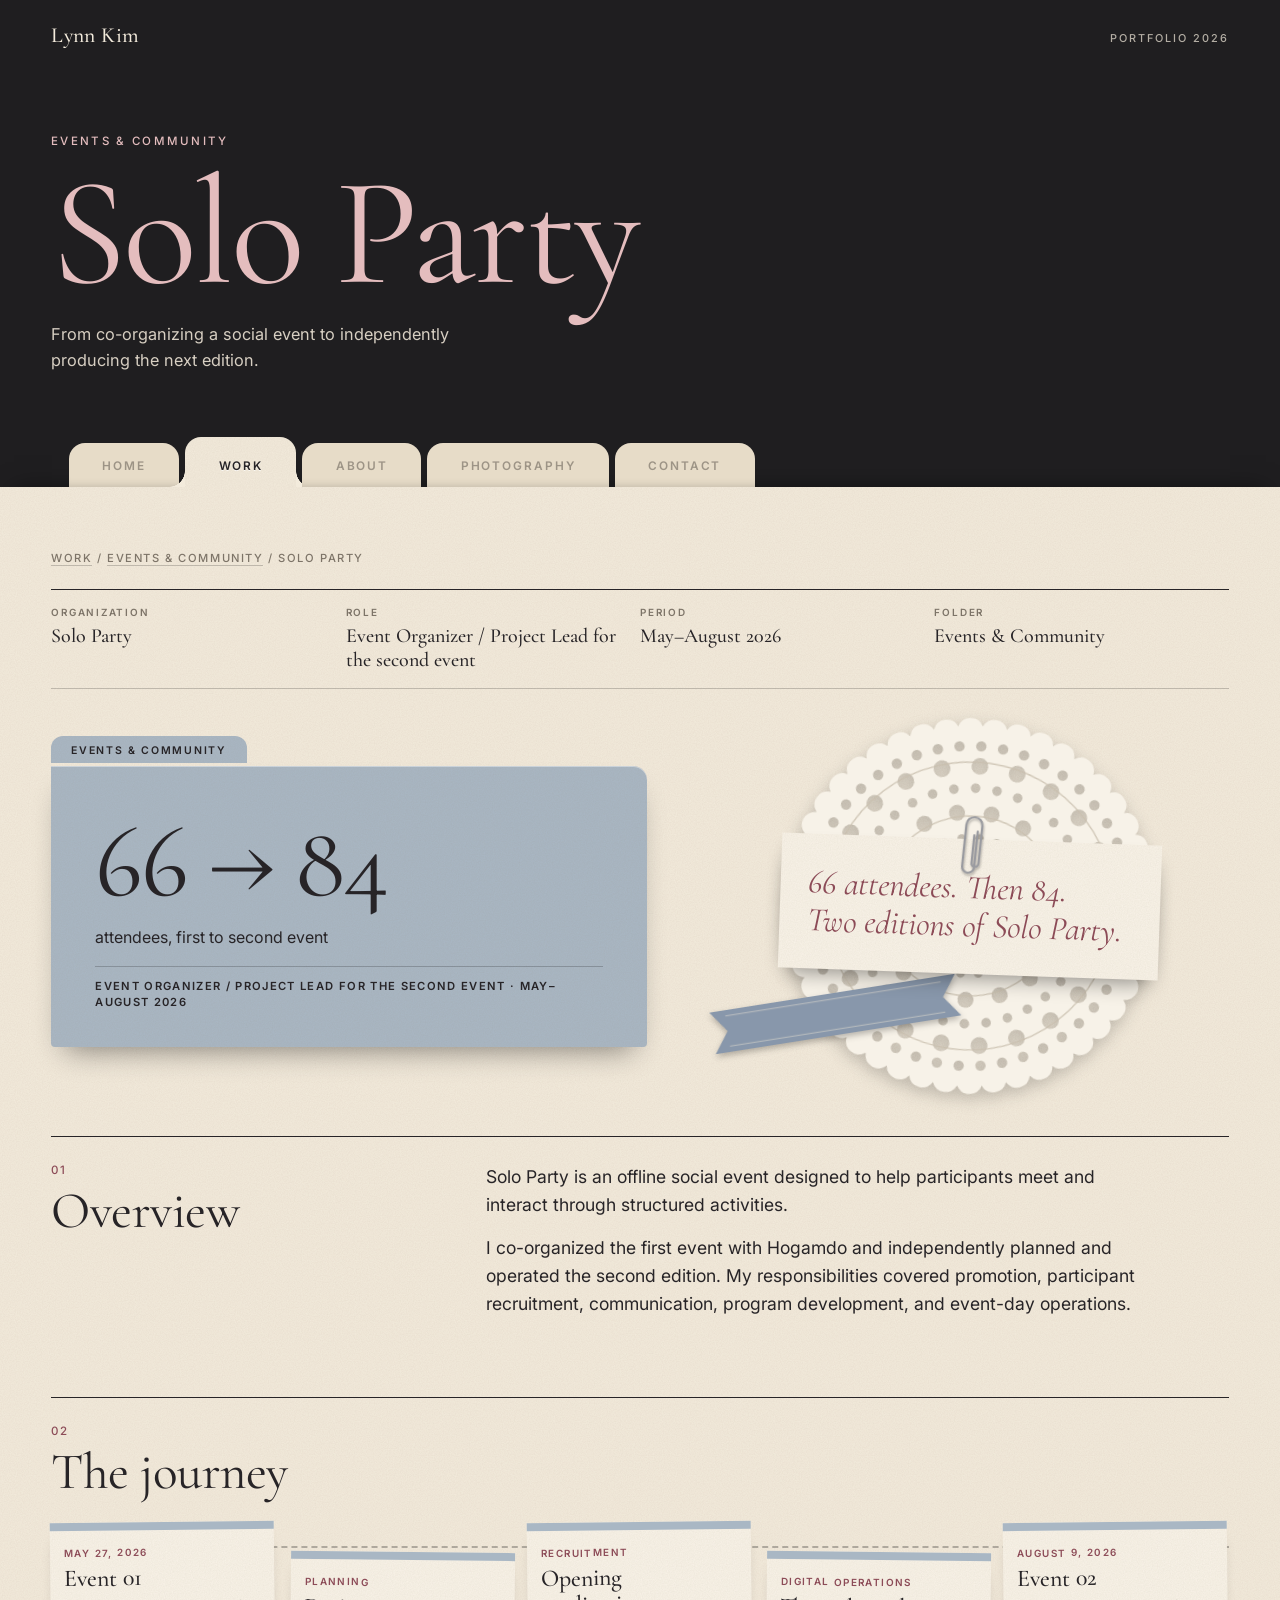
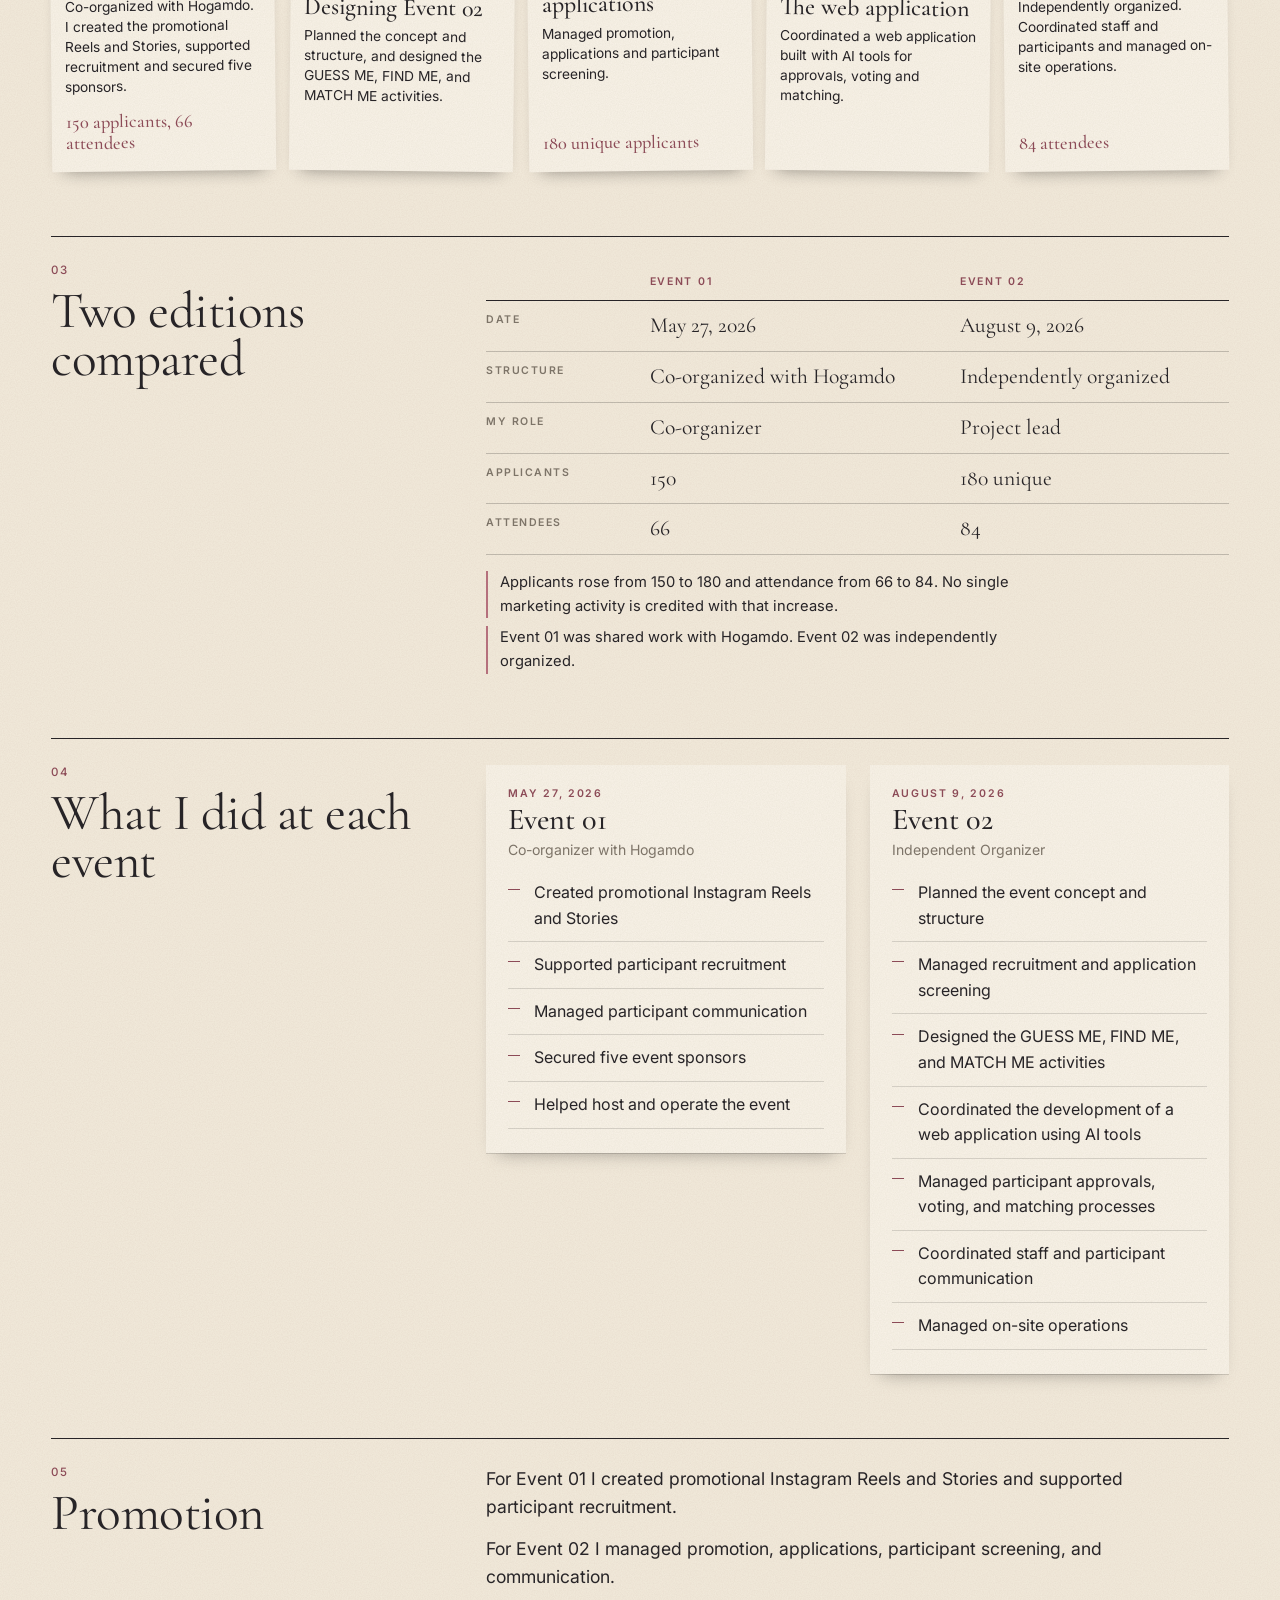
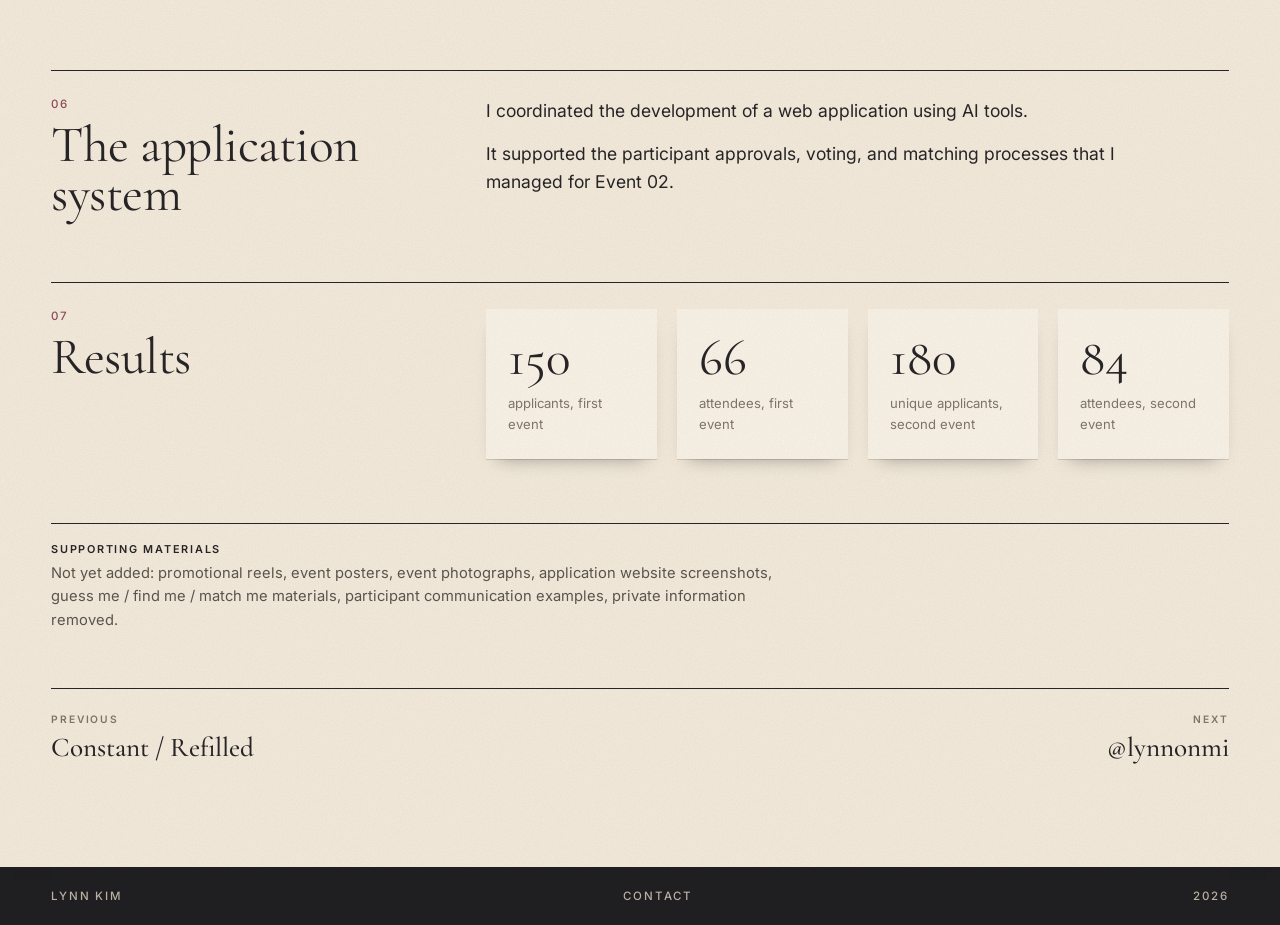
<file: project-solo-party.html>
<!doctype html>
<html lang="en">
<head>
<meta charset="utf-8">
<meta name="viewport" content="width=device-width, initial-scale=1">
<title>Solo Party, Lynn Kim</title>
<meta name="description" content="Co-organized the first Solo Party with Hogamdo, then planned and ran the second edition on my own.">
<meta name="theme-color" content="#1f1e20">
<meta property="og:type" content="website">
<meta property="og:site_name" content="Lynn Kim">
<meta property="og:title" content="Solo Party, Lynn Kim">
<meta property="og:description" content="Co-organized the first Solo Party with Hogamdo, then planned and ran the second edition on my own.">
<meta property="og:image" content="assets/og-image.png">
<meta property="og:image:width" content="1200">
<meta property="og:image:height" content="630">
<meta name="twitter:card" content="summary_large_image">
<meta name="twitter:title" content="Solo Party, Lynn Kim">
<meta name="twitter:description" content="Co-organized the first Solo Party with Hogamdo, then planned and ran the second edition on my own.">
<meta name="twitter:image" content="assets/og-image.png">
<link rel="icon" href="data:,">
<link rel="preconnect" href="https://fonts.googleapis.com">
<link rel="preconnect" href="https://fonts.gstatic.com" crossorigin>
<link rel="stylesheet" href="https://fonts.googleapis.com/css2?family=Pinyon+Script&family=Cormorant+Garamond:ital,wght@0,400;0,500;0,600;1,400;1,500&family=Inter:wght@400;500;600&display=swap">
<link rel="stylesheet" href="css/styles.css">
</head>
<body data-page="project" data-slug="solo-party">
<a class="skip" href="#main">Skip to content</a>
<div id="root"></div>
<noscript><p style="padding:2rem;color:#f3ebdc">This portfolio needs JavaScript to load its pages. Email: eggielikestaco@gmail.com</p></noscript>
<script type="module" src="js/app.js"></script>
</body>
</html>
</file>
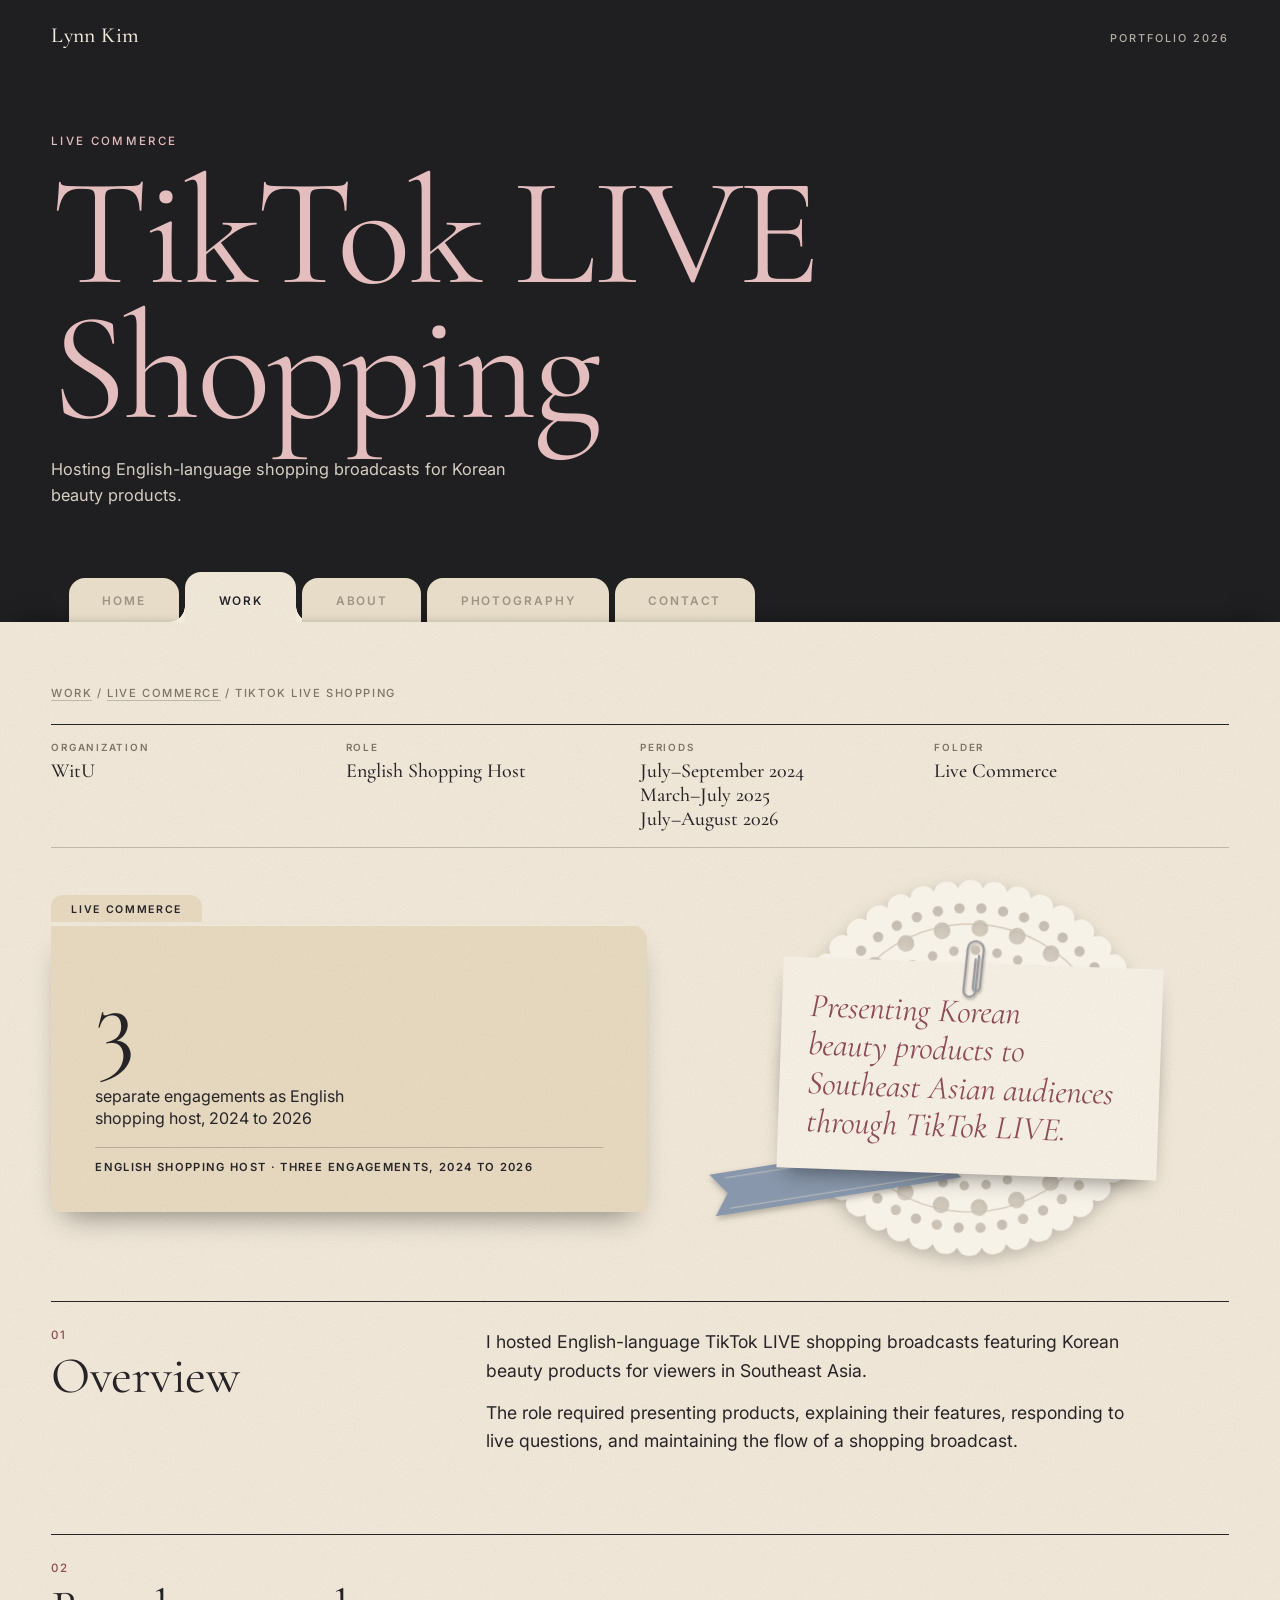
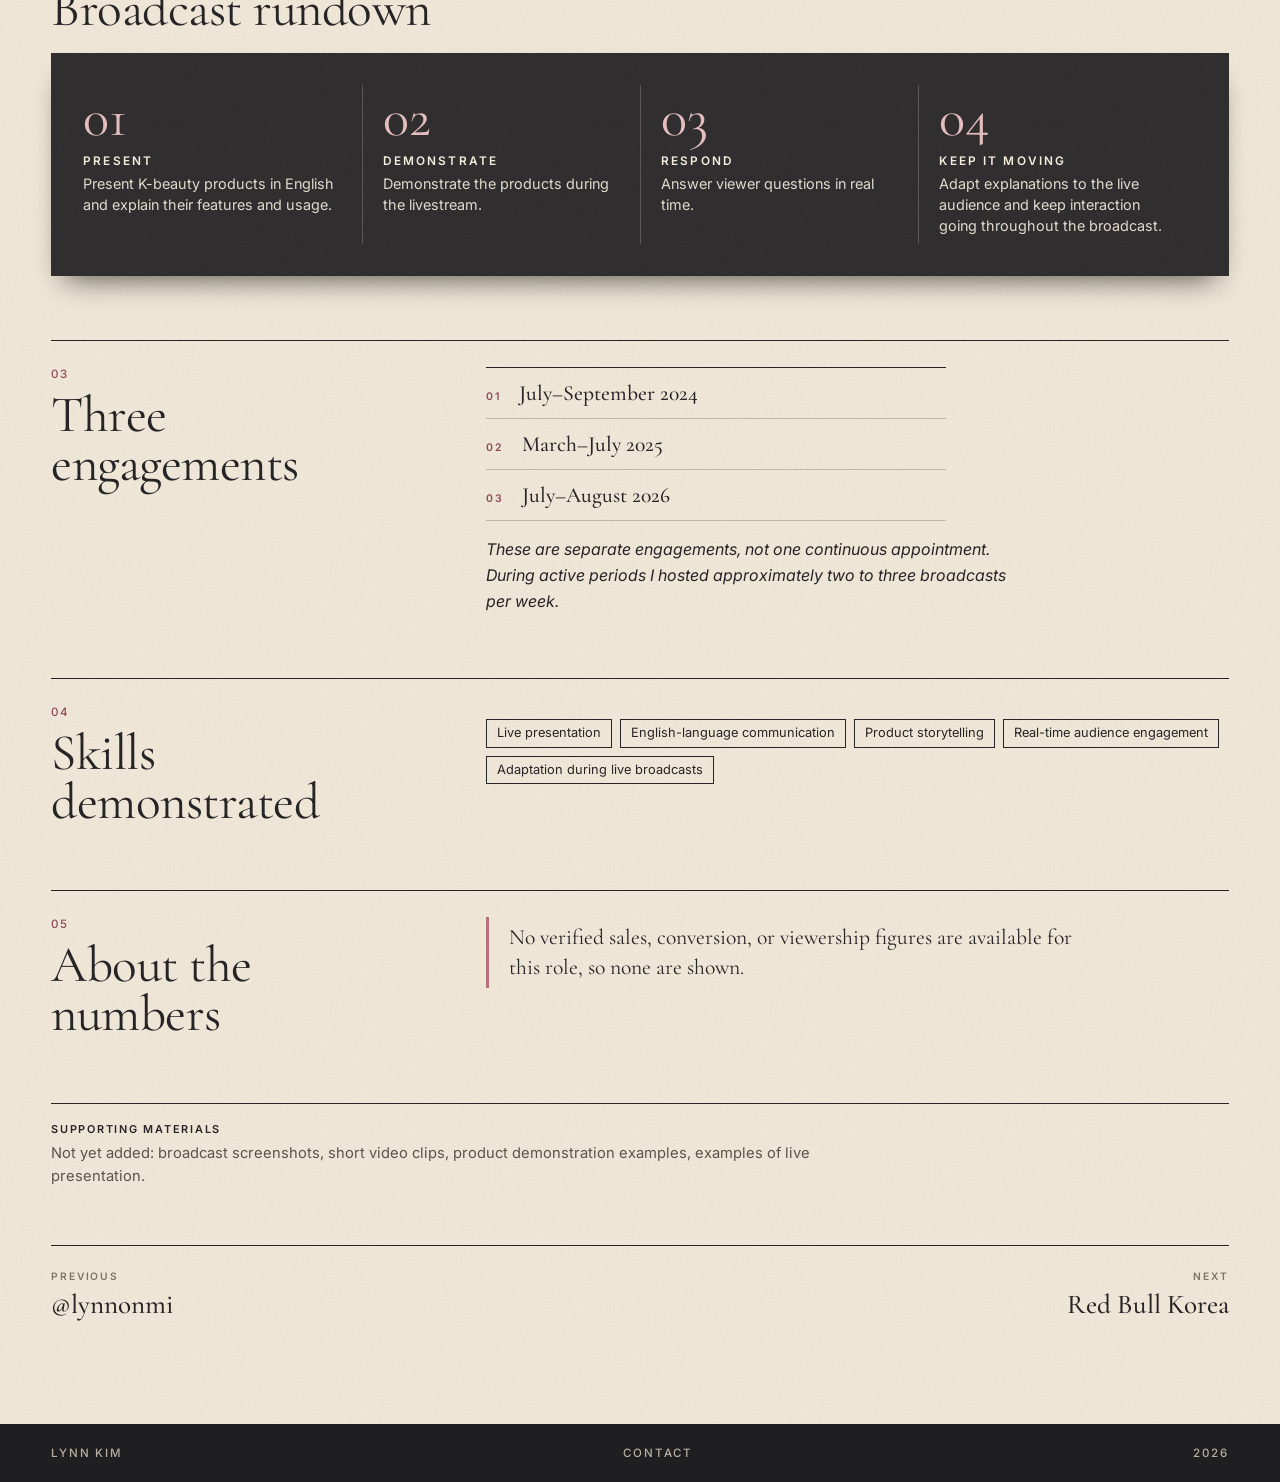
<file: project-witu-tiktok-live.html>
<!doctype html>
<html lang="en">
<head>
<meta charset="utf-8">
<meta name="viewport" content="width=device-width, initial-scale=1">
<title>TikTok LIVE Shopping, Lynn Kim</title>
<meta name="description" content="Hosted English TikTok LIVE shopping broadcasts featuring Korean beauty products for viewers in Southeast Asia.">
<meta name="theme-color" content="#1f1e20">
<meta property="og:type" content="website">
<meta property="og:site_name" content="Lynn Kim">
<meta property="og:title" content="TikTok LIVE Shopping, Lynn Kim">
<meta property="og:description" content="Hosted English TikTok LIVE shopping broadcasts featuring Korean beauty products for viewers in Southeast Asia.">
<meta property="og:image" content="assets/og-image.png">
<meta property="og:image:width" content="1200">
<meta property="og:image:height" content="630">
<meta name="twitter:card" content="summary_large_image">
<meta name="twitter:title" content="TikTok LIVE Shopping, Lynn Kim">
<meta name="twitter:description" content="Hosted English TikTok LIVE shopping broadcasts featuring Korean beauty products for viewers in Southeast Asia.">
<meta name="twitter:image" content="assets/og-image.png">
<link rel="icon" href="data:,">
<link rel="preconnect" href="https://fonts.googleapis.com">
<link rel="preconnect" href="https://fonts.gstatic.com" crossorigin>
<link rel="stylesheet" href="https://fonts.googleapis.com/css2?family=Pinyon+Script&family=Cormorant+Garamond:ital,wght@0,400;0,500;0,600;1,400;1,500&family=Inter:wght@400;500;600&display=swap">
<link rel="stylesheet" href="css/styles.css">
</head>
<body data-page="project" data-slug="witu-tiktok-live">
<a class="skip" href="#main">Skip to content</a>
<div id="root"></div>
<noscript><p style="padding:2rem;color:#f3ebdc">This portfolio needs JavaScript to load its pages. Email: eggielikestaco@gmail.com</p></noscript>
<script type="module" src="js/app.js"></script>
</body>
</html>
</file>
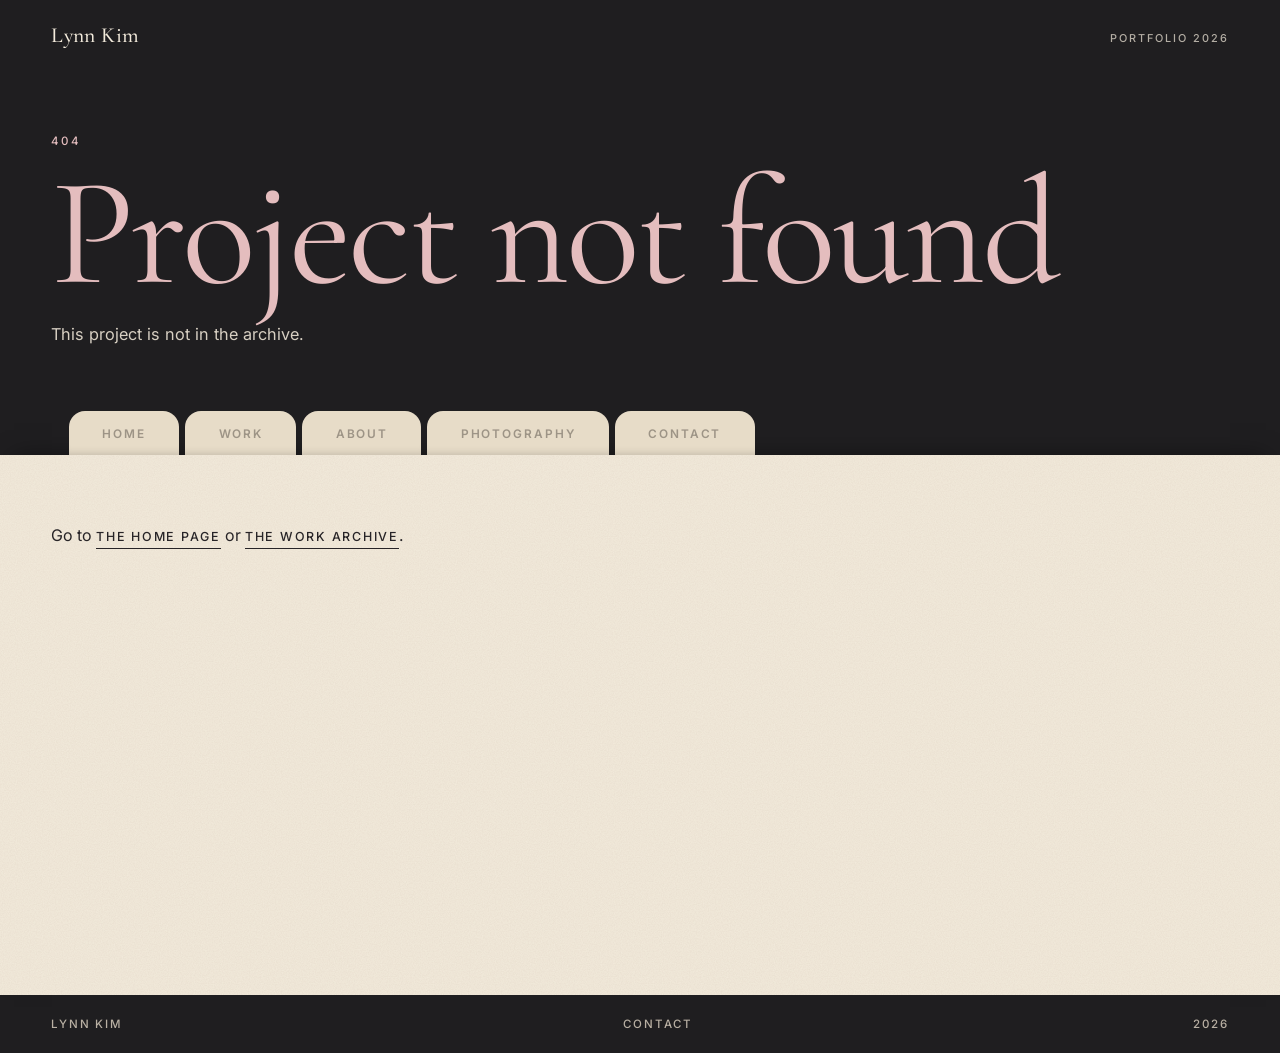
<file: project.html>
<!doctype html>
<html lang="en">
<head>
<meta charset="utf-8">
<meta name="viewport" content="width=device-width, initial-scale=1">
<title>Project, Lynn Kim</title>
<meta name="description" content="A project from Lynn Kim's portfolio.">
<meta name="robots" content="noindex">
<meta name="theme-color" content="#1f1e20">
<meta property="og:type" content="website">
<meta property="og:site_name" content="Lynn Kim">
<meta property="og:title" content="Project, Lynn Kim">
<meta property="og:description" content="A project from Lynn Kim's portfolio.">
<meta property="og:image" content="assets/og-image.png">
<meta property="og:image:width" content="1200">
<meta property="og:image:height" content="630">
<meta name="twitter:card" content="summary_large_image">
<meta name="twitter:title" content="Project, Lynn Kim">
<meta name="twitter:description" content="A project from Lynn Kim's portfolio.">
<meta name="twitter:image" content="assets/og-image.png">
<link rel="icon" href="data:,">
<link rel="preconnect" href="https://fonts.googleapis.com">
<link rel="preconnect" href="https://fonts.gstatic.com" crossorigin>
<link rel="stylesheet" href="https://fonts.googleapis.com/css2?family=Pinyon+Script&family=Cormorant+Garamond:ital,wght@0,400;0,500;0,600;1,400;1,500&family=Inter:wght@400;500;600&display=swap">
<link rel="stylesheet" href="css/styles.css">
</head>
<body data-page="project">
<a class="skip" href="#main">Skip to content</a>
<div id="root"></div>
<noscript><p style="padding:2rem;color:#f3ebdc">This portfolio needs JavaScript to load its pages. Email: eggielikestaco@gmail.com</p></noscript>
<script type="module" src="js/app.js"></script>
</body>
</html>
</file>
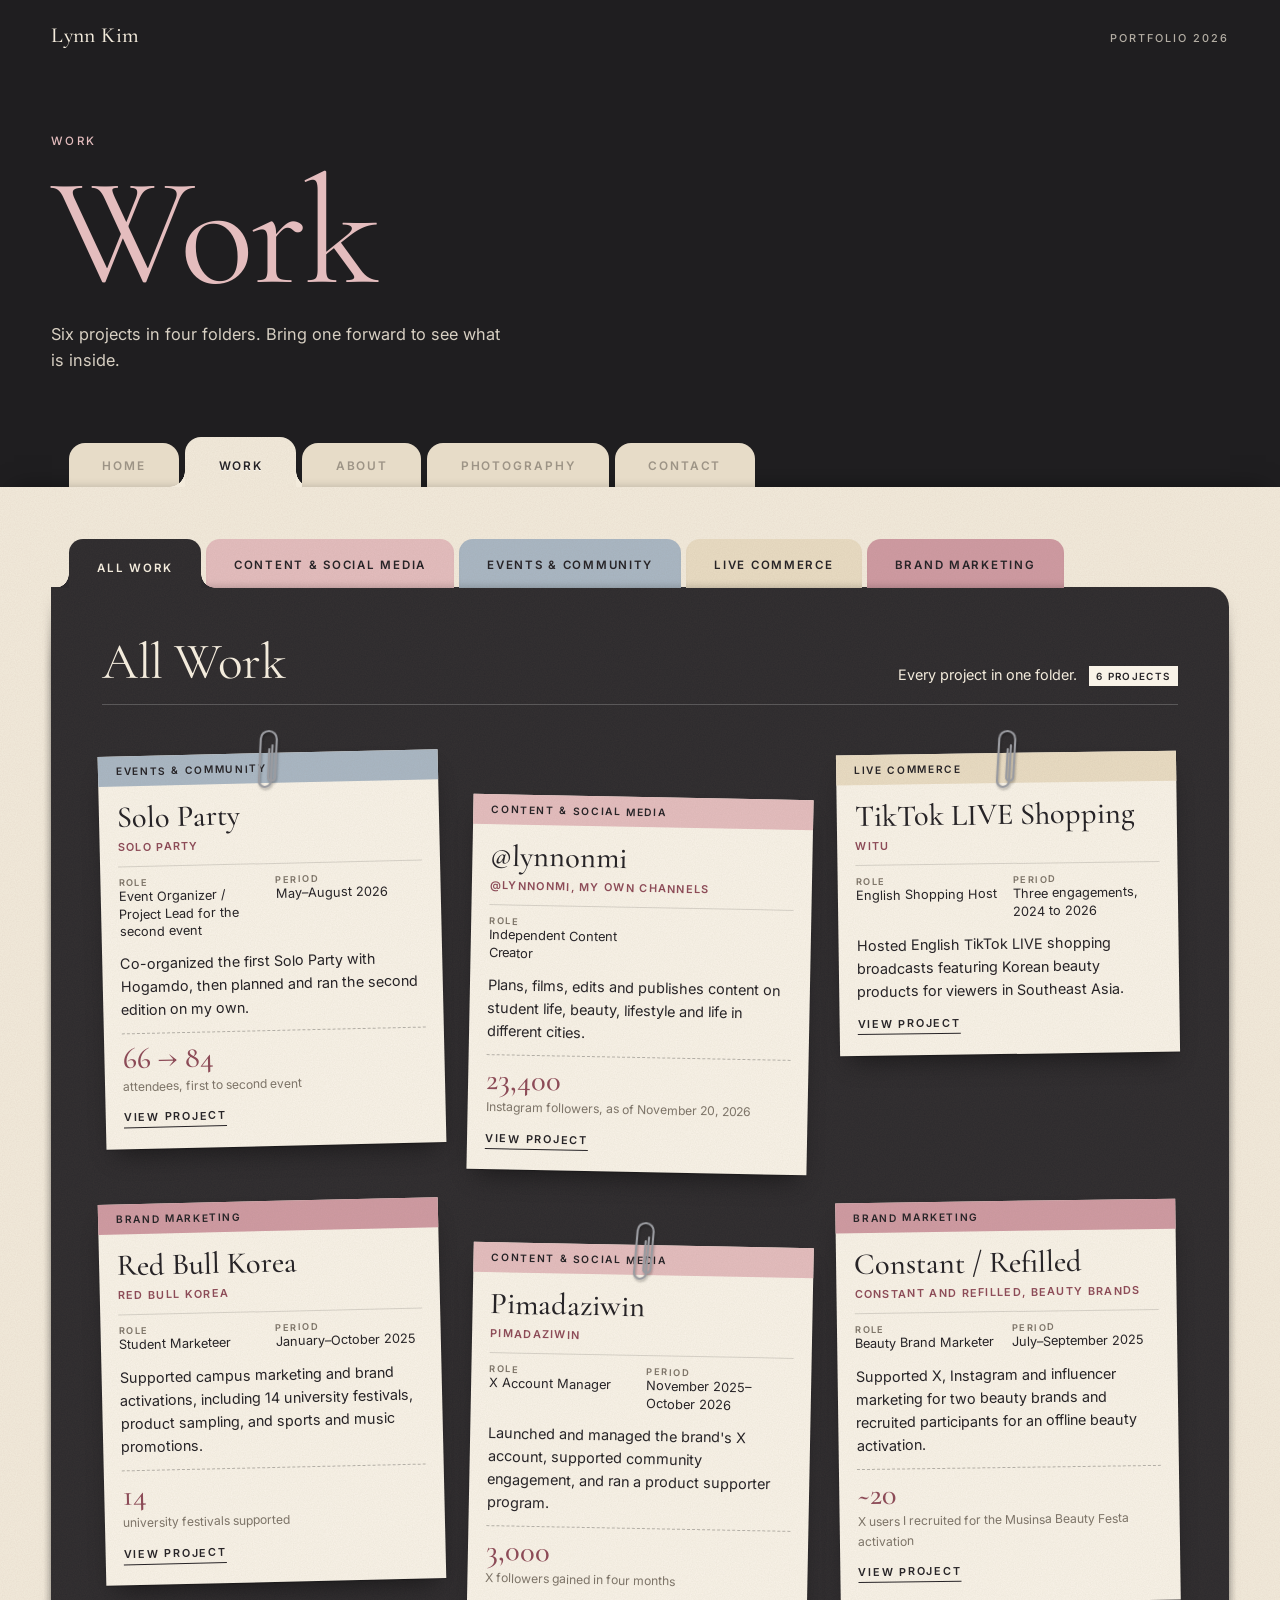
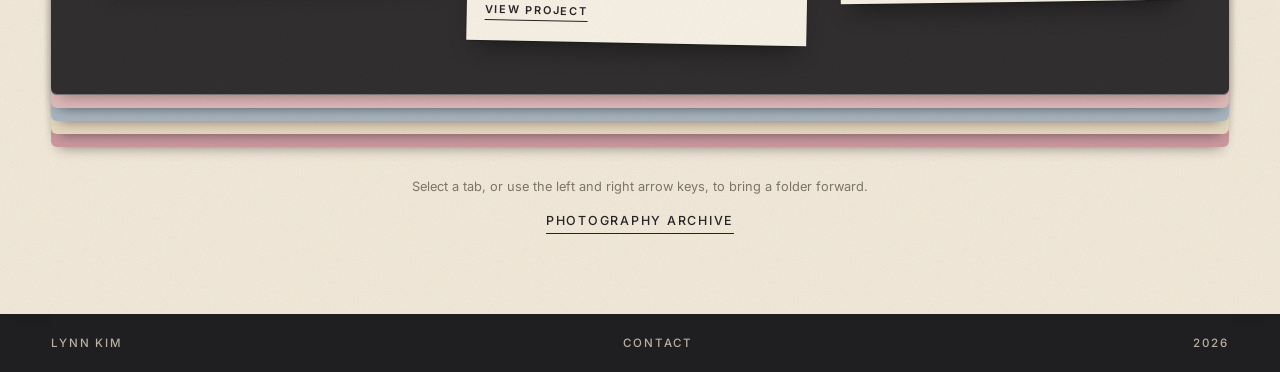
<file: work.html>
<!doctype html>
<html lang="en">
<head>
<meta charset="utf-8">
<meta name="viewport" content="width=device-width, initial-scale=1">
<title>Work, Lynn Kim</title>
<meta name="description" content="Six projects across content, events, live commerce and brand marketing, with Lynn Kim's role and verified results.">
<meta name="theme-color" content="#1f1e20">
<meta property="og:type" content="website">
<meta property="og:site_name" content="Lynn Kim">
<meta property="og:title" content="Work, Lynn Kim">
<meta property="og:description" content="Six projects across content, events, live commerce and brand marketing, with Lynn Kim's role and verified results.">
<meta property="og:image" content="assets/og-image.png">
<meta property="og:image:width" content="1200">
<meta property="og:image:height" content="630">
<meta name="twitter:card" content="summary_large_image">
<meta name="twitter:title" content="Work, Lynn Kim">
<meta name="twitter:description" content="Six projects across content, events, live commerce and brand marketing, with Lynn Kim's role and verified results.">
<meta name="twitter:image" content="assets/og-image.png">
<link rel="icon" href="data:,">
<link rel="preconnect" href="https://fonts.googleapis.com">
<link rel="preconnect" href="https://fonts.gstatic.com" crossorigin>
<link rel="stylesheet" href="https://fonts.googleapis.com/css2?family=Pinyon+Script&family=Cormorant+Garamond:ital,wght@0,400;0,500;0,600;1,400;1,500&family=Inter:wght@400;500;600&display=swap">
<link rel="stylesheet" href="css/styles.css">
</head>
<body data-page="work">
<a class="skip" href="#main">Skip to content</a>
<div id="root"></div>
<noscript><p style="padding:2rem;color:#f3ebdc">This portfolio needs JavaScript to load its pages. Email: eggielikestaco@gmail.com</p></noscript>
<script type="module" src="js/app.js"></script>
</body>
</html>
</file>
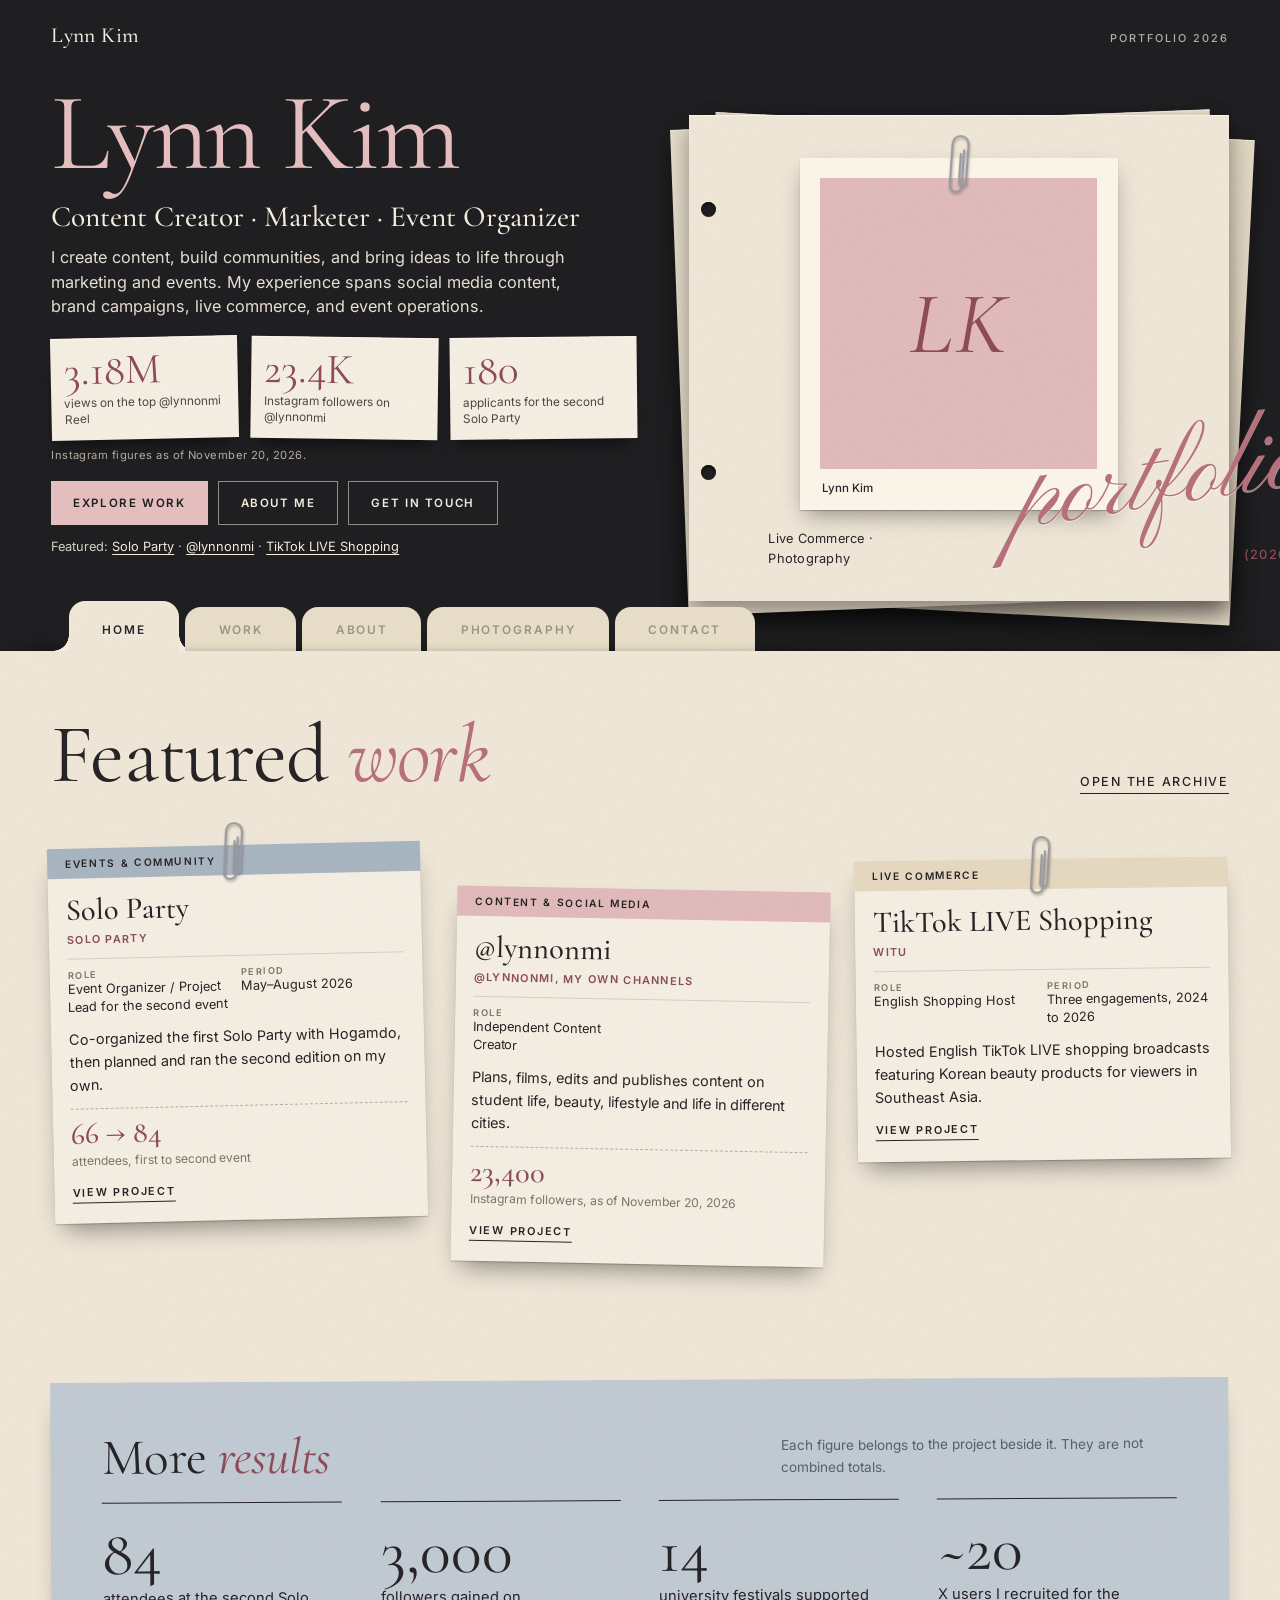
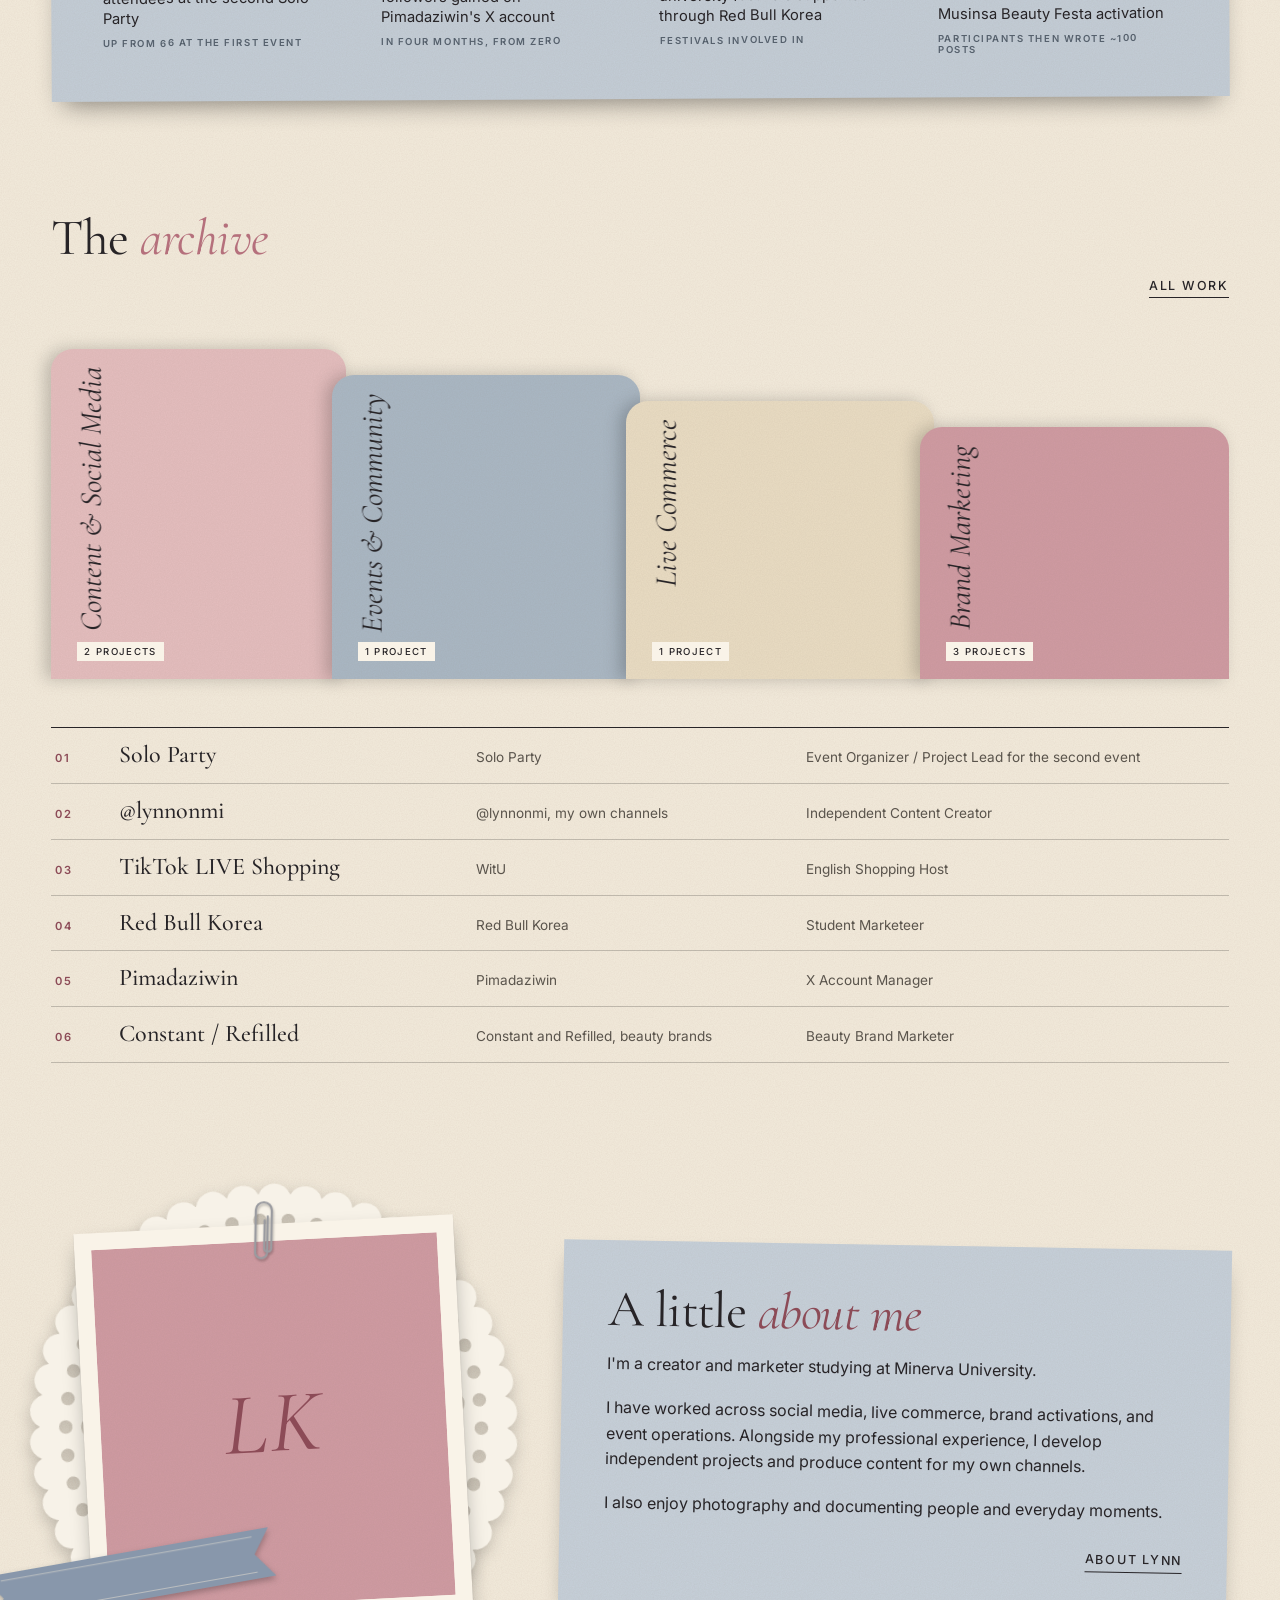
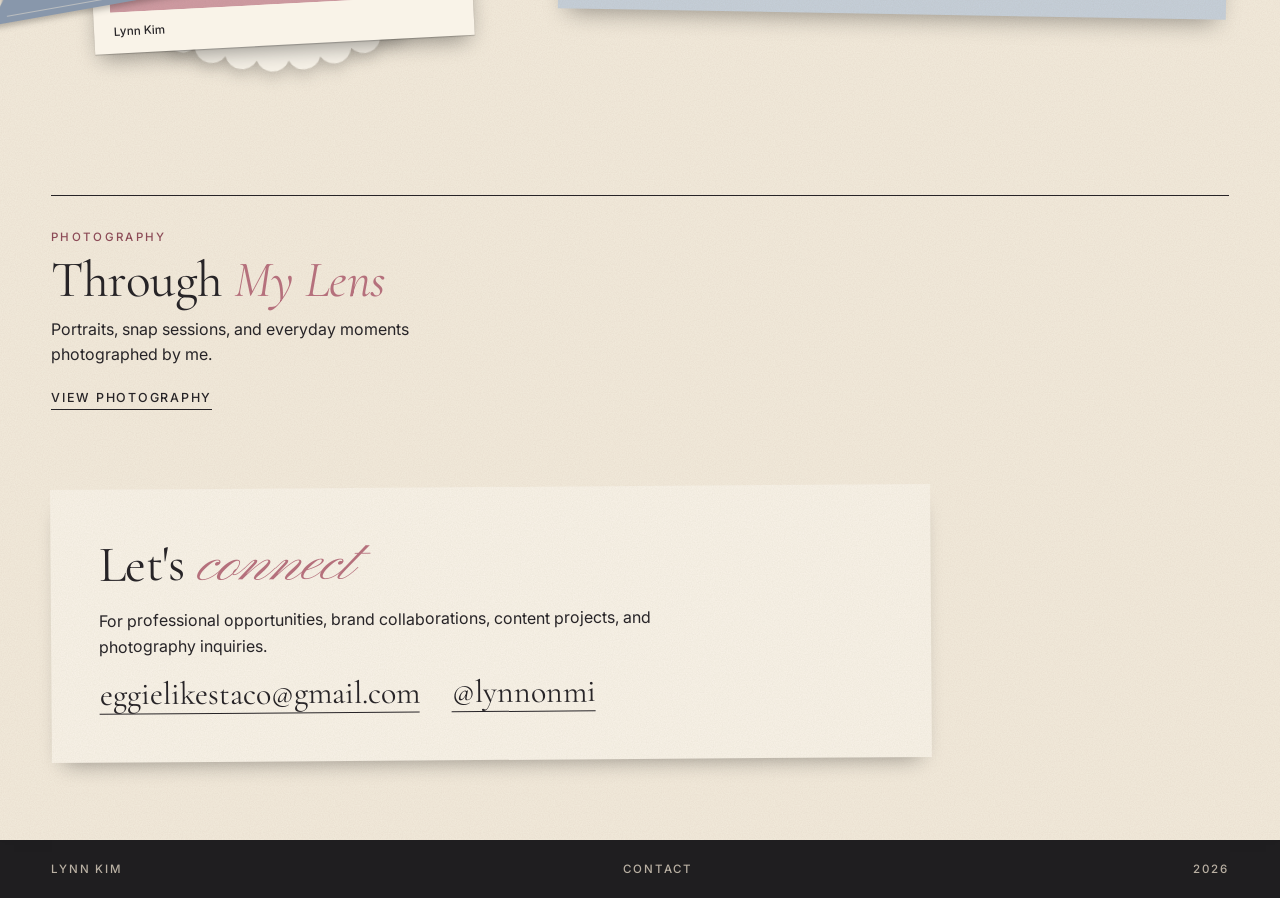
<file: share/portfolio-single.html>
<!doctype html>
<html lang="en">
<head>
<meta charset="utf-8">
<meta name="viewport" content="width=device-width, initial-scale=1">
<title>Lynn Kim, portfolio archive</title>
<link rel="preconnect" href="https://fonts.googleapis.com">
<link rel="preconnect" href="https://fonts.gstatic.com" crossorigin>
<link rel="stylesheet" href="https://fonts.googleapis.com/css2?family=Pinyon+Script&family=Cormorant+Garamond:ital,wght@0,400;0,500;0,600;1,400;1,500&family=Inter:wght@400;500;600&display=swap">
<style>
:root {
  --cream: #f3ebdc;
  --cream-2: #e7dcc8;
  --paper: #f9f3e8;
  --pink: #e4bdbe;
  --rose: #b5707c;
  --rose-deep: #8c4b57;
  --blue: #a9b7c4;
  --char: #1f1e20;
  --char-2: #2c2a2d;
  --ink: #272427;
  --mute: #7d7468;
  --script: 'Pinyon Script', 'Snell Roundhand', cursive;
  --serif: 'Cormorant Garamond', 'Cormorant', Georgia, 'Times New Roman', serif;
  --sans: 'Inter', system-ui, -apple-system, 'Segoe UI', Helvetica, Arial, sans-serif;
  --gut: clamp(16px, 4vw, 56px);
  --max: 1280px;
  --ease: cubic-bezier(.3, .7, .2, 1);
  --grain: url("data:image/svg+xml;utf8,<svg xmlns='http://www.w3.org/2000/svg' width='220' height='220'><filter id='n'><feTurbulence type='fractalNoise' baseFrequency='.85' numOctaves='2' stitchTiles='stitch'/><feColorMatrix values='0 0 0 0 .25  0 0 0 0 .18  0 0 0 0 .12  0 0 0 .1 0'/></filter><rect width='100%' height='100%' filter='url(%23n)'/></svg>");
  --cross: url("data:image/svg+xml;utf8,<svg xmlns='http://www.w3.org/2000/svg' viewBox='0 0 100 100' preserveAspectRatio='none'><path d='M0 0L100 100M100 0L0 100' stroke='rgba(31,30,32,.16)' stroke-width='1' vector-effect='non-scaling-stroke' fill='none'/></svg>");
}

*, *::before, *::after { box-sizing: border-box; }
html { -webkit-text-size-adjust: 100%; }
body {
  margin: 0; background: var(--char); color: var(--ink);
  font: 400 16px/1.6 var(--sans); -webkit-font-smoothing: antialiased;
}
img { max-width: 100%; display: block; }
a { color: inherit; }
h1, h2, h3, p, dl, dd, ol, ul { margin: 0; padding: 0; }
ul, ol { list-style: none; }
button { font: inherit; color: inherit; cursor: pointer; }
:focus-visible { outline: 2px solid var(--rose-deep); outline-offset: 3px; }
.band :focus-visible, .foot :focus-visible { outline-color: var(--pink); }
.skip { position: absolute; left: 8px; top: -60px; background: var(--cream); color: var(--ink); padding: 10px 14px; z-index: 100; }
.skip:focus { top: 8px; }
main:focus { outline: none; }

.pending { font-style: italic; color: var(--mute); }
.stamp { display: inline-block; font: 600 9px/1 var(--sans); letter-spacing: .14em; text-transform: uppercase; border: 1px solid currentColor; padding: 3px 5px; color: var(--rose-deep); margin-right: 6px; }
.small { font-size: .85rem; color: var(--mute); }
.eyebrow { font: 500 .72rem/1 var(--sans); letter-spacing: .2em; text-transform: uppercase; color: var(--pink); }
.eyebrow--dark { color: var(--rose-deep); }
.display { font: 400 clamp(2.6rem, 6.5vw, 5.4rem)/.95 var(--serif); letter-spacing: -.01em; }
.display em { font-style: italic; color: var(--rose); }
.display--s { font-size: clamp(2rem, 4vw, 3.2rem); }
.textlink { font: 500 .78rem/1 var(--sans); letter-spacing: .14em; text-transform: uppercase; text-decoration: none; border-bottom: 1px solid currentColor; padding: 12px 0 5px; display: inline-block; align-self: flex-end; white-space: nowrap; }
.textlink:hover { color: var(--rose-deep); }

/* ---------- desk and band ---------- */
.desk { max-width: 1600px; margin: 0 auto; overflow-x: clip; }
.band { position: relative; color: var(--cream); background: var(--char); }
.top { display: flex; justify-content: space-between; align-items: baseline; padding: 22px var(--gut) 0; font: 500 .78rem var(--sans); letter-spacing: .08em; }
.logo { text-decoration: none; font: 500 1.35rem var(--serif); letter-spacing: .02em; }
.top__note { opacity: .7; text-transform: uppercase; letter-spacing: .18em; font-size: .68rem; }

.stage { padding: clamp(40px, 7vw, 88px) var(--gut) clamp(36px, 5vw, 64px); max-width: var(--max); margin: 0 auto; }
.stage__title { font: 400 clamp(3.6rem, 12vw, 10rem)/.88 var(--serif); color: var(--pink); margin: 18px 0 20px; letter-spacing: -.02em; overflow-wrap: anywhere; }
.stage__lede { max-width: 46ch; color: #d7cfc2; font-size: 1.02rem; }

/* home stage: giant name over a stack of paper */
.stage--home { padding-top: clamp(24px, 4vw, 56px); padding-bottom: 0; position: relative; }
.hero-grid { display: grid; grid-template-columns: minmax(0, 1fr) minmax(300px, 540px); gap: clamp(24px, 5vw, 72px); align-items: end; position: relative; z-index: 2; }
.hero-copy { padding-bottom: clamp(40px, 5vw, 64px); display: flex; flex-direction: column; gap: 14px; align-items: flex-start; }
.hero-role { font: 500 clamp(1.5rem, 3vw, 2.3rem)/1.1 var(--serif); color: var(--cream); margin-top: clamp(20px, 3vw, 44px); max-width: 18ch; }
.hero-sub { font: 500 .72rem/1 var(--sans); letter-spacing: .2em; text-transform: uppercase; color: var(--pink); }
.hero-intro { color: #d7cfc2; max-width: 40ch; font-size: 1.02rem; }
.hero-actions { display: flex; flex-wrap: wrap; gap: 10px; margin-top: 10px; }
.giant { font: 400 clamp(4.2rem, 13.5vw, 12rem)/.82 var(--serif); color: var(--pink); letter-spacing: -.03em; position: relative; z-index: 3; margin: 0; overflow-wrap: anywhere; }
.stack { position: relative; width: 100%; max-width: 540px; justify-self: end; height: clamp(420px, 44vw, 540px); margin-top: calc(clamp(30px, 5vw, 80px) * -1); }
.paper { position: absolute; inset: 0; background: var(--cream); background-image: var(--grain); box-shadow: 0 1px 0 #fff8 inset, 0 12px 24px #0006; }
.paper--3 { transform: rotate(3deg) translate(14px, 10px); background-color: var(--cream-2); }
.paper--2 { transform: rotate(-2.2deg) translate(-10px, 4px); background-color: #ece3d1; }
.paper--1 { display: flex; flex-direction: column; align-items: center; padding: 8% 8% 6%; }
.paper--1::before, .paper--1::after { content: ''; position: absolute; left: 12px; width: 15px; height: 15px; border-radius: 50%; background: var(--char); box-shadow: inset 0 2px 3px #000a; }
.paper--1::before { top: 18%; } .paper--1::after { top: 72%; }
.paper--1 .polaroid { width: 70%; z-index: 2; }
.typed { color: var(--ink); font: 400 .8rem/1.55 var(--sans); letter-spacing: .02em; margin-top: auto; align-self: flex-start; max-width: 28ch; padding-left: 8%; }

/* ---------- tabs: navigation as folder tabs ---------- */
.tabs { margin-top: 0; position: relative; z-index: 4; }
.tabs__row { display: flex; align-items: flex-end; gap: 6px; padding: 0 calc(var(--gut) + 18px); overflow-x: auto; scrollbar-width: none; max-width: 100%; }
.tabs__row::-webkit-scrollbar { display: none; }
.tabs a {
  position: relative; flex: 0 0 auto; text-decoration: none; background: var(--cream-2); color: #9d9486;
  font: 600 .74rem/1 var(--sans); letter-spacing: .16em; text-transform: uppercase;
  padding: 18px clamp(16px, 2.6vw, 34px) 14px; border-radius: 16px 16px 0 0; box-shadow: inset 0 -8px 10px -8px #0003;
  transition: color .25s, padding .35s var(--ease);
}
.tabs a:hover { color: var(--ink); }
.tabs a[aria-current='page'] { background: var(--cream); background-image: var(--grain); color: var(--ink); padding-top: 24px; box-shadow: none; }
.tabs a[aria-current='page']::before, .tabs a[aria-current='page']::after { content: ''; position: absolute; bottom: 0; width: 16px; height: 16px; }
.tabs a[aria-current='page']::before { left: -16px; background: radial-gradient(circle at 0 0, transparent 15.5px, var(--cream) 16px); }
.tabs a[aria-current='page']::after { right: -16px; background: radial-gradient(circle at 100% 0, transparent 15.5px, var(--cream) 16px); }

/* ---------- sheet ---------- */
.sheet { background: var(--cream); background-image: var(--grain); padding: clamp(32px, 5vw, 72px) var(--gut) 80px; min-height: 60vh; box-shadow: 0 -10px 24px -14px #0008; position: relative; }
.sheet > * { max-width: var(--max); margin-left: auto; margin-right: auto; }
.block { margin-bottom: clamp(64px, 9vw, 130px); }
.block__head { display: flex; justify-content: space-between; align-items: flex-end; gap: 24px; flex-wrap: wrap; margin-bottom: clamp(28px, 4vw, 52px); }
.foot { display: flex; justify-content: space-between; padding: 22px var(--gut); font: 500 .72rem var(--sans); letter-spacing: .16em; text-transform: uppercase; color: #b9b0a3; }
.foot a { text-decoration: none; }

/* ---------- media and placeholders ---------- */
.media { width: 100%; height: 100%; object-fit: cover; }
.ph { position: relative; width: 100%; height: 100%; min-height: 100%; display: grid; place-items: center; background-color: var(--pink); background-image: var(--cross); background-size: 100% 100%; overflow: hidden; }
.ph span { background: var(--paper); color: var(--mute); font: 600 .6rem/1.3 var(--sans); letter-spacing: .14em; text-transform: uppercase; padding: 6px 9px; text-align: center; max-width: 80%; }
.ph--pink { background-color: var(--pink); } .ph--rose { background-color: #cf9aa2; }
.ph--blue { background-color: var(--blue); } .ph--cream { background-color: #e6dac4; }
.ph--char { background-color: #4a474b; }

.clip { position: absolute; width: 22px; height: 70px; color: #9a9ba0; top: -26px; left: 50%; transform: translateX(-50%) rotate(4deg); z-index: 5; filter: drop-shadow(1px 2px 1px #0004); pointer-events: none; }
.clip--rose { color: var(--rose); }

.label { display: inline-block; background: var(--paper); border: 1px solid #0002; padding: 3px 7px; font: 500 .62rem/1.2 var(--sans); letter-spacing: .14em; text-transform: uppercase; color: var(--ink); box-shadow: 0 1px 2px #0002; }

.polaroid { position: relative; background: var(--paper); padding: 4.5% 4.5% 0; margin: 0; transform: rotate(var(--tilt, 0deg)); box-shadow: 0 1px 1px #0003, 0 10px 22px -6px #0006; max-width: 380px; }
.polaroid__img { aspect-ratio: 1 / 1.05; background: var(--cream-2); overflow: hidden; }
.polaroid figcaption { padding: 12px 2px 14px; font: 500 .72rem/1.3 var(--sans); color: var(--ink); min-height: 3.2em; display: flex; flex-wrap: wrap; align-items: center; gap: 4px; }

/* ---------- cards (project sheets) ---------- */
.scatter { display: grid; grid-template-columns: repeat(12, 1fr); gap: 28px; align-items: start; }
.scatter .card:nth-child(1) { grid-column: 1 / 5; }
.scatter .card:nth-child(2) { grid-column: 5 / 9; margin-top: 80px; margin-left: -16px; z-index: 2; }
.scatter .card:nth-child(3) { grid-column: 9 / 13; margin-top: 10px; margin-left: -16px; }
.card { position: relative; display: block; text-decoration: none; background: var(--paper); background-image: var(--grain); padding: 18px 18px 20px; transform: rotate(var(--tilt, 0deg)); box-shadow: 0 1px 1px #0003, 0 14px 26px -10px #0007; transition: transform .45s var(--ease), box-shadow .45s var(--ease); }
.card:hover, .card:focus-visible { transform: rotate(0deg) translateY(-6px); box-shadow: 0 1px 1px #0003, 0 22px 34px -12px #0008; }
.card .label { position: absolute; top: 28px; left: -8px; z-index: 3; }
.card__img { aspect-ratio: 4 / 3; overflow: hidden; margin-bottom: 14px; background: var(--cream-2); }
.card__title { font: 500 1.6rem/1.05 var(--serif); }
.card__meta { font-size: .82rem; color: var(--mute); margin-top: 6px; }
.card__more { display: inline-block; margin-top: 14px; font: 600 .68rem var(--sans); letter-spacing: .16em; text-transform: uppercase; border-bottom: 1px solid currentColor; padding-bottom: 3px; }

/* ---------- spines (folders seen edge-on) ---------- */
.block--spines .display { margin-bottom: 36px; }
.spines { display: grid; grid-template-columns: repeat(var(--n, 4), 1fr); grid-auto-rows: 100%; gap: 0; height: clamp(240px, 28vw, 330px); }
.spine { position: relative; min-height: 0; margin-left: -14px; padding-top: calc(var(--i) * 26px); filter: drop-shadow(-6px 0 8px #0003); }
.spine:first-child { margin-left: 0; }
.spine a { display: flex; flex-direction: column; justify-content: space-between; height: 100%; padding: 18px 18px 18px 26px; text-decoration: none; background: var(--pink); background-image: var(--grain); border-radius: 22px 22px 0 0; color: var(--ink); transition: transform .45s var(--ease); }
.spine a:hover, .spine a:focus-visible { transform: translateY(-14px); }
.spine--blue a { background-color: var(--blue); } .spine--cream a { background-color: #e9dcc3; }
.spine--rose a { background-color: #cf9aa2; } .spine--char a { background-color: var(--char-2); color: var(--cream); }
.spine__label { writing-mode: vertical-rl; transform: rotate(180deg); font: 400 clamp(1.3rem, 2.4vw, 2rem)/1 var(--serif); font-style: italic; align-self: flex-start; }
.spine__count { background: var(--paper); color: var(--ink); font: 500 .6rem var(--sans); letter-spacing: .14em; text-transform: uppercase; padding: 4px 7px; align-self: flex-start; }

/* ---------- photography strip on home ---------- */
.strip-wrap { display: grid; grid-template-columns: 5fr 7fr; gap: clamp(24px, 4vw, 64px); align-items: center; background: var(--char); background-image: var(--grain); color: var(--cream); padding: clamp(28px, 4vw, 56px); box-shadow: 0 16px 30px -14px #0008; }
.strip-copy { display: flex; flex-direction: column; gap: 18px; align-items: flex-start; }
.strip-copy .display em { color: var(--pink); }
.strip-copy p { color: #cfc6b8; max-width: 32ch; }
.strip-copy .textlink:hover { color: var(--pink); }
.film { display: grid; grid-template-columns: repeat(3, 1fr); gap: 8px; background: #0e0d0e; padding: 22px 8px; position: relative; }
.film::before, .film::after { content: ''; position: absolute; left: 0; right: 0; height: 8px; background-image: radial-gradient(circle, var(--cream) 2px, transparent 2.6px); background-size: 16px 8px; opacity: .8; }
.film::before { top: 7px; } .film::after { bottom: 7px; }
.film__frame { position: relative; aspect-ratio: 4 / 5; overflow: hidden; }
.film__frame i { position: absolute; left: 6px; bottom: 4px; font: 500 .6rem var(--sans); color: var(--cream); font-style: normal; letter-spacing: .1em; }

.about-note { display: grid; grid-template-columns: minmax(220px, 4fr) 6fr; gap: clamp(28px, 5vw, 80px); align-items: center; }
.about-note .polaroid { margin: 0 auto; }
.note { background: #c6d0da; background-image: var(--grain); padding: clamp(24px, 3.5vw, 48px); transform: rotate(1deg); box-shadow: 0 12px 24px -10px #0006; display: flex; flex-direction: column; gap: 18px; align-items: flex-start; }
.note .display em { color: var(--rose-deep); }

/* ---------- Work: filing cabinet ---------- */
.sheet:has(.cabinet) { padding-top: clamp(24px, 3vw, 40px); }
.cabinet { max-width: var(--max); margin: 0 auto; }
.ftabs { position: relative; z-index: 20; margin-bottom: -1px; }
.ftabs__row { display: flex; gap: 5px; overflow-x: auto; padding: 14px 18px 0; scrollbar-width: none; }
.ftabs__row::-webkit-scrollbar { display: none; }
.ftab { position: relative; flex: 0 0 auto; border: 0; background: var(--pink); background-image: var(--grain); color: var(--ink); font: 600 .72rem/1 var(--sans); letter-spacing: .15em; text-transform: uppercase; padding: 17px clamp(14px, 2.2vw, 28px) 13px; border-radius: 14px 14px 0 0; box-shadow: inset 0 -7px 9px -7px #0004; transition: transform .4s var(--ease), padding .4s var(--ease); min-height: 44px; }
.ftab--blue { background-color: var(--blue); } .ftab--cream { background-color: #e9dcc3; }
.ftab--rose { background-color: #cf9aa2; } .ftab--char { background-color: var(--char-2); color: var(--cream); }
.ftab:hover { transform: translateY(-3px); }
.ftab[aria-selected='true'] { padding-top: 24px; box-shadow: none; transform: none; z-index: 2; }
.ftab--pink { --tab: var(--pink); } .ftab--blue { --tab: var(--blue); } .ftab--cream { --tab: #e9dcc3; }
.ftab--rose { --tab: #cf9aa2; } .ftab--char { --tab: var(--char-2); }
.ftab[aria-selected='true']::before, .ftab[aria-selected='true']::after { content: ''; position: absolute; bottom: 0; width: 14px; height: 14px; }
.ftab[aria-selected='true']::before { left: -14px; background: radial-gradient(circle at 0 0, transparent 13.5px, var(--tab) 14px); }
.ftab[aria-selected='true']::after { right: -14px; background: radial-gradient(circle at 100% 0, transparent 13.5px, var(--tab) 14px); }

.cabinet__stack { display: grid; padding-bottom: 64px; position: relative; }
.folder { grid-area: 1 / 1; --d: 0; --r: 0;
  background: var(--pink); background-image: var(--grain); border-radius: 0 20px 6px 6px; padding: clamp(24px, 4vw, 52px);
  transform: translateY(calc(var(--d) * 13px)) rotate(calc(var(--r) * 1deg)); transform-origin: 50% 100%;
  z-index: calc(10 - var(--d)); box-shadow: 0 -1px 0 #fff5 inset, 0 8px 18px -8px #0006;
  transition: transform .6s var(--ease), box-shadow .6s var(--ease); outline-offset: -6px; }
.folder--blue { background-color: var(--blue); } .folder--cream { background-color: #e9dcc3; }
.folder--rose { background-color: #cf9aa2; } .folder--char { background-color: var(--char-2); color: var(--cream); }
.folder--char .display em { color: var(--pink); }
.folder__inner { transition: opacity .35s ease, visibility 0s linear .35s; opacity: 0; visibility: hidden; position: absolute; inset: auto; left: 0; right: 0; top: 0; pointer-events: none; padding: inherit; }
.folder.is-front .folder__inner { position: relative; opacity: 1; visibility: visible; pointer-events: auto; transition: opacity .5s ease .12s, visibility 0s; padding: 0; }
.folder:not(.is-front) { box-shadow: 0 8px 14px -8px #0007; }
.folder__head { display: flex; justify-content: space-between; align-items: flex-end; gap: 16px; flex-wrap: wrap; margin-bottom: clamp(28px, 4vw, 48px); border-bottom: 1px solid #0003; padding-bottom: 18px; }
.folder--char .folder__head { border-color: #fff3; }
.folder__head p { font-size: .9rem; }
.count { display: inline-block; margin-left: 8px; font: 600 .62rem var(--sans); letter-spacing: .14em; text-transform: uppercase; background: var(--paper); color: var(--ink); padding: 4px 7px; }
.folder__files { display: grid; grid-template-columns: repeat(3, 1fr); gap: 28px; align-items: start; }
.folder__files .card:nth-child(3n+2) { margin-top: 44px; }
.folder__files .card { color: var(--ink); }
.hint { text-align: center; font-size: .8rem; color: var(--mute); margin-top: 18px; }

/* ---------- Project detail ---------- */
.crumb { font: 500 .7rem var(--sans); letter-spacing: .14em; text-transform: uppercase; color: var(--mute); margin-bottom: 24px; }
.crumb a { text-decoration: none; border-bottom: 1px solid #0003; }
.facts { display: grid; grid-template-columns: repeat(4, 1fr); border-top: 1px solid var(--ink); border-bottom: 1px solid #0003; margin-bottom: clamp(40px, 6vw, 80px); }
.facts div { padding: 16px 16px 16px 0; }
.facts dt { font: 600 .62rem var(--sans); letter-spacing: .18em; text-transform: uppercase; color: var(--mute); margin-bottom: 6px; }
.facts dd { font: 500 1.25rem/1.2 var(--serif); }
.detail { display: grid; grid-template-columns: repeat(2, 1fr); gap: clamp(36px, 5vw, 72px) clamp(32px, 6vw, 96px); margin-bottom: clamp(60px, 8vw, 110px); }
.detail__sec { position: relative; padding-top: 6px; }
.detail__sec--wide { grid-column: 1 / -1; }
.num { display: block; font: 500 .72rem var(--sans); letter-spacing: .2em; color: var(--rose-deep); margin-bottom: 10px; }
.detail__sec .display { margin-bottom: 18px; }
.detail__sec > p { max-width: 54ch; font-size: 1.05rem; }
.ticks li { padding: 10px 0 10px 26px; border-bottom: 1px solid #0002; position: relative; }
.ticks li::before { content: ''; position: absolute; left: 0; top: 1.2em; width: 12px; height: 1px; background: var(--rose-deep); }
.steps { display: grid; grid-template-columns: repeat(auto-fit, minmax(190px, 1fr)); gap: 0; counter-reset: s; }
.steps li { display: flex; gap: 14px; padding: 18px 22px 18px 0; border-top: 1px solid var(--ink); }
.steps b { font: 400 2.4rem/1 var(--serif); color: var(--rose); }
.steps h3 { font: 600 .8rem var(--sans); letter-spacing: .08em; text-transform: uppercase; margin-bottom: 6px; }
.steps p { font-size: .95rem; }
.metrics { display: grid; grid-template-columns: repeat(auto-fit, minmax(170px, 1fr)); gap: 20px; }
.metric { background: var(--paper); background-image: var(--grain); padding: 24px 22px; box-shadow: 0 10px 18px -10px #0006; transform: rotate(-.6deg); }
.metric:nth-child(2) { transform: rotate(.7deg) translateY(10px); }
.metric__v { display: block; font: 400 clamp(2.4rem, 4vw, 3.6rem)/1 var(--serif); }
.metric__l { display: block; font-size: .82rem; margin-top: 8px; color: var(--mute); }
.metric--ph .metric__v { font-size: 1.5rem; }
.evidence { margin-bottom: 70px; }
.evidence .display { margin-bottom: 30px; }
.evidence__row { display: grid; grid-template-columns: repeat(3, 1fr); gap: 30px; align-items: start; }
.evidence__row .polaroid:nth-child(2) { margin-top: 44px; }
.pager { display: grid; grid-template-columns: 1fr 1fr; border-top: 1px solid var(--ink); }
.pager a { text-decoration: none; padding: 24px 0; font: 500 1.7rem/1.1 var(--serif); display: flex; flex-direction: column; gap: 8px; }
.pager a:last-child { text-align: right; align-items: flex-end; }
.pager span { font: 600 .64rem var(--sans); letter-spacing: .18em; text-transform: uppercase; color: var(--mute); }
.pager a:hover { color: var(--rose-deep); }

/* ---------- Photography ---------- */
.spread { display: grid; grid-template-columns: repeat(12, 1fr); gap: 20px; align-items: start; }
.shot { position: relative; display: block; width: 100%; border: 0; padding: 0; background: var(--cream-2); overflow: hidden; box-shadow: 0 14px 26px -12px #0008; transition: transform .5s var(--ease); }
.shot:hover, .shot:focus-visible { transform: scale(1.012); }
.shot--tall { aspect-ratio: 4 / 5; } .shot--wide { aspect-ratio: 3 / 2; } .shot--square { aspect-ratio: 1; }
.shot__no { position: absolute; left: 10px; bottom: 8px; font: 500 .66rem var(--sans); letter-spacing: .14em; background: var(--paper); padding: 3px 6px; }
.cap { font-size: .78rem; margin-top: 10px; max-width: 34ch; }
.spread__item--1 { grid-column: 1 / 7; }
.spread__item--2 { grid-column: 7 / 13; margin-top: 90px; }
.spread__item--3 { grid-column: 2 / 6; margin-top: 40px; position: relative; z-index: 2; }
.spread__item--4 { grid-column: 7 / 12; margin-top: 30px; }
.block--blue { background: #c3cdd7; background-image: var(--grain); padding: clamp(28px, 5vw, 64px); margin-left: calc(var(--gut) * -1); margin-right: calc(var(--gut) * -1); max-width: none !important; }
.block--blue > * { max-width: var(--max); margin-left: auto; margin-right: auto; }
.block--blue .display em { color: var(--rose-deep); }
.snaps { display: grid; grid-template-columns: repeat(3, 1fr); gap: 22px; max-width: 900px; }
.snap { position: relative; display: block; border: 0; background: var(--paper); padding: 8px 8px 0; text-align: left; transform: rotate(var(--tilt)); box-shadow: 0 12px 20px -8px #0006; transition: transform .45s var(--ease); }
.snap:nth-child(even) { margin-top: 34px; }
.snap:hover, .snap:focus-visible { transform: rotate(0) translateY(-6px); }
.snap__img { display: block; aspect-ratio: 1; overflow: hidden; }
.snap__cap { display: flex; justify-content: space-between; align-items: center; padding: 10px 2px 12px; font-size: .7rem; min-height: 40px; }
.snap__cap i { font-style: normal; font-weight: 600; letter-spacing: .12em; }
.sheetfilm { display: grid; grid-template-columns: repeat(3, 1fr); gap: 8px 10px; background: var(--char); padding: 30px 16px; position: relative; box-shadow: 0 16px 28px -14px #000a; }
.sheetfilm::before, .sheetfilm::after { content: ''; position: absolute; left: 0; right: 0; height: 10px; background-image: radial-gradient(circle, var(--cream) 2.4px, transparent 3px); background-size: 20px 10px; opacity: .8; }
.sheetfilm::before { top: 10px; } .sheetfilm::after { bottom: 10px; }
.cs-frame { position: relative; border: 0; padding: 0; aspect-ratio: 3 / 2; overflow: hidden; background: #111; transition: filter .3s, transform .4s var(--ease); }
.cs-frame:hover, .cs-frame:focus-visible { transform: scale(1.02); z-index: 2; }
.cs-frame i { position: absolute; right: 8px; bottom: 6px; font: 500 .66rem var(--sans); font-style: normal; color: var(--cream); letter-spacing: .1em; background: #0008; padding: 1px 5px; }
.viewer { border: 0; padding: 0; background: var(--char); color: var(--cream); width: min(980px, 94vw); max-height: 94vh; }
.viewer::backdrop { background: #0009; }
.viewer__bar, .viewer__nav { display: flex; justify-content: space-between; align-items: center; padding: 12px 16px; gap: 12px; font-size: .8rem; }
.viewer__stage { height: min(62vh, 620px); background: #111; }
.vbtn { background: none; border: 1px solid #fff6; color: var(--cream); padding: 10px 16px; font: 600 .7rem var(--sans); letter-spacing: .14em; text-transform: uppercase; min-height: 44px; }
.vbtn:hover { background: var(--cream); color: var(--ink); }
#viewer-cap { text-align: center; flex: 1; }

/* ---------- About ---------- */
.about-grid { display: grid; grid-template-columns: 4fr 6fr; gap: clamp(28px, 6vw, 96px); align-items: center; margin-bottom: clamp(60px, 8vw, 110px); }
.about-grid .polaroid { margin: 0 auto; max-width: 360px; }
.about-grid__text { display: flex; flex-direction: column; gap: 22px; }
.lead { font: 400 clamp(1.3rem, 2.2vw, 1.8rem)/1.35 var(--serif); max-width: 36ch; }
.cols { display: grid; grid-template-columns: repeat(3, 1fr); gap: 0; align-items: start; }
.col { padding: 30px 28px 36px; background-image: var(--grain); box-shadow: 0 12px 22px -12px #0006; border-radius: 16px 16px 4px 4px; }
.col .display { margin-bottom: 18px; }
.col--blue { background-color: var(--blue); transform: rotate(-.5deg); }
.col--pink { background-color: var(--pink); margin-top: 28px; margin-left: -6px; z-index: 2; position: relative; }
.col--cream { background-color: #e9dcc3; margin-left: -6px; transform: rotate(.5deg); }
.plain li { padding: 10px 0; border-bottom: 1px solid #0002; display: flex; flex-wrap: wrap; justify-content: space-between; gap: 4px 12px; }
.plain li p { width: 100%; font-size: .9rem; }
.plain li span { font-size: .8rem; color: var(--mute); }

/* ---------- Contact ---------- */
.contact { display: grid; grid-template-columns: 7fr 4fr; gap: clamp(28px, 6vw, 90px); align-items: center; }
.note-pad { position: relative; background: #e8bfc3; background-image: var(--grain); padding: clamp(32px, 5vw, 64px); box-shadow: 0 16px 30px -12px #0007; transform: rotate(-.8deg); }
.note-pad .clip { top: -30px; }
.note-pad .display em { color: var(--rose-deep); }
.contact__list { margin-top: 34px; border-top: 1px solid var(--ink); }
.contact__list > div { display: grid; grid-template-columns: 8rem 1fr; gap: 12px; padding: 18px 0; border-bottom: 1px solid #0003; align-items: baseline; }
.contact__list dt { font: 600 .66rem var(--sans); letter-spacing: .18em; text-transform: uppercase; }
.big-link { font: 400 clamp(1.4rem, 2.6vw, 2rem) var(--serif); text-decoration: none; border-bottom: 1px solid currentColor; overflow-wrap: anywhere; }
.big-link--ph { border: 0; font-size: 1.1rem; }
.btn { display: inline-block; background: var(--char); color: var(--cream); text-decoration: none; padding: 14px 22px; font: 600 .72rem var(--sans); letter-spacing: .14em; text-transform: uppercase; min-height: 44px; }
.btn:hover { background: var(--rose-deep); }
.btn--pink { background: var(--pink); color: var(--char); }
.btn--pink:hover { background: var(--cream); color: var(--char); }
.btn--line { background: transparent; color: var(--cream); border: 1px solid #f3ebdc88; }
.btn--line:hover { background: var(--cream); color: var(--char); }
.btn { display: inline-flex; align-items: center; }
.btn--off { background: transparent; color: var(--mute); border: 1px dashed var(--mute); font-style: italic; text-transform: none; letter-spacing: .02em; font-size: .9rem; }
.contact__side .polaroid { margin: 0 auto; }

/* ---------- details from references 6 and 7 ---------- */
.script-em { font-family: var(--script); font-style: normal; font-weight: 400; color: var(--rose); font-size: 1.18em; letter-spacing: 0; padding-right: .06em; }
.script-mark { position: absolute; z-index: 4; right: -14%; bottom: 14%; font: 400 clamp(3.4rem, 8vw, 6.6rem)/1 var(--script); color: var(--rose); transform: rotate(-9deg); text-shadow: 0 1px 0 #fff8; pointer-events: none; }
.year-mark { position: absolute; z-index: 4; right: -12%; bottom: 8%; font: 500 .8rem var(--sans); letter-spacing: .1em; color: var(--rose-deep); }
.tape { position: absolute; z-index: 5; top: -12px; left: 50%; width: 92px; height: 26px; transform: translateX(-50%) rotate(-3deg); background: #d7c79a99; background-image: var(--grain); box-shadow: 0 1px 2px #0003; }
.rings { position: absolute; left: -34px; top: 0; bottom: 0; width: 22px; display: none; }
.stamp-card { position: relative; background: var(--paper); background-image: var(--grain); padding: 26px 22px; margin: 0 auto 36px; max-width: 320px; text-align: center; display: flex; flex-direction: column; gap: 6px; filter: drop-shadow(0 8px 10px #0004); transform: rotate(1.5deg);
  -webkit-mask: radial-gradient(circle 5px at 50% 0, #0000 96%, #000) top / 14px 100% repeat-x, radial-gradient(circle 5px at 50% 100%, #0000 96%, #000) bottom / 14px 100% repeat-x, radial-gradient(circle 5px at 0 50%, #0000 96%, #000) left / 100% 14px repeat-y, radial-gradient(circle 5px at 100% 50%, #0000 96%, #000) right / 100% 14px repeat-y;
  -webkit-mask-composite: source-in; mask-composite: intersect; }
.stamp-card span { font: 400 2rem/1 var(--script); color: var(--rose-deep); }
.stamp-card b { font: 600 .62rem var(--sans); letter-spacing: .2em; text-transform: uppercase; }
.stamp-card i { font: 400 .7rem/1.4 var(--sans); font-style: normal; color: var(--mute); }
.ftab--cream[aria-selected='true'], .tabs a[aria-current='page'] { text-shadow: 0 1px 0 #fffa; }
@media (min-width: 961px) {
  .about-grid__text { position: relative; padding-left: 22px; }
  .rings { display: block; background: radial-gradient(circle, var(--cream) 5px, #7d7468 5.5px, #7d7468 7px, transparent 7.5px) center 12% / 22px 22px no-repeat, radial-gradient(circle, var(--cream) 5px, #7d7468 5.5px, #7d7468 7px, transparent 7.5px) center 50% / 22px 22px no-repeat, radial-gradient(circle, var(--cream) 5px, #7d7468 5.5px, #7d7468 7px, transparent 7.5px) center 88% / 22px 22px no-repeat; left: -30px; }
}
@media (max-width: 640px) { .script-mark { right: 6%; bottom: 3%; font-size: 2.6rem; } .year-mark { display: none; } .typed { max-width: 17ch; } }


/* ---------- master portfolio additions ---------- */
.works { display: grid; grid-template-columns: repeat(3, 1fr); gap: 30px; align-items: start; }
.works .card:nth-child(3n+2) { margin-top: 44px; }
.works .card:nth-child(3n) { margin-top: 14px; }
.card__org { font: 600 .68rem/1.3 var(--sans); letter-spacing: .12em; text-transform: uppercase; color: var(--rose-deep); margin-top: 6px; }
.card__facts { display: grid; grid-template-columns: 1fr 1fr; gap: 10px; margin: 12px 0 0; padding-top: 10px; border-top: 1px solid #0002; }
.card__facts dt { font: 600 .58rem var(--sans); letter-spacing: .16em; text-transform: uppercase; color: var(--mute); }
.card__facts dd { font-size: .8rem; line-height: 1.35; }
.card__summary { font-size: .9rem; margin-top: 12px; }
.card__metric { display: flex; flex-direction: column; margin-top: 12px; padding-top: 10px; border-top: 1px dashed #0004; }
.card__metric b { font: 500 1.9rem/1 var(--serif); color: var(--rose-deep); }
.card__metric span { font-size: .76rem; color: var(--mute); margin-top: 2px; }
.card__img { aspect-ratio: 16 / 10; }

.figs-wrap { background: #c3cdd7; background-image: var(--grain); padding: clamp(24px, 4vw, 56px); box-shadow: 0 14px 26px -12px #0007; transform: rotate(-.3deg); max-width: none !important; }
.figs-wrap .display em { color: var(--rose-deep); }
.figs-wrap .block__head { margin-bottom: 20px; }
.figs-wrap .small { max-width: 44ch; color: #55606c; }
.figs { display: grid; grid-template-columns: repeat(3, 1fr); gap: 0 clamp(20px, 3vw, 44px); }
.figs a { display: flex; flex-direction: column; gap: 4px; text-decoration: none; padding: 18px 0 20px; border-top: 1px solid var(--ink); height: 100%; }
.fig__v { font: 400 clamp(2.6rem, 5vw, 4.2rem)/1 var(--serif); }
.fig__l { font-size: .92rem; line-height: 1.35; max-width: 28ch; }
.fig__n { font: 600 .6rem var(--sans); letter-spacing: .16em; text-transform: uppercase; color: #55606c; margin-top: 4px; }
.figs a:hover .fig__v, .figs a:focus-visible .fig__v { color: var(--rose-deep); }

.mini-photo { display: grid; grid-template-columns: 5fr 6fr; gap: clamp(20px, 4vw, 56px); align-items: center; padding: clamp(20px, 3vw, 36px) 0 0; border-top: 1px solid var(--ink); }
.mini-photo__copy { display: flex; flex-direction: column; gap: 12px; align-items: flex-start; }
.mini-photo__copy p { max-width: 34ch; }
.mini-photo__row { display: grid; grid-template-columns: repeat(3, 1fr); gap: 14px; max-width: 420px; }
.mini { margin: 0; background: var(--paper); padding: 6px 6px 18px; transform: rotate(var(--tilt)); box-shadow: 0 8px 14px -6px #0006; }
.mini .ph, .mini img { aspect-ratio: 1; height: auto; min-height: 0; }
.mini .ph span { font-size: .5rem; padding: 3px 4px; }
.archive-link { text-align: center; margin-top: 6px; }

/* project detail */
.pull { font: italic 400 clamp(1.9rem, 3.8vw, 3.1rem)/1.1 var(--serif); color: var(--rose-deep); max-width: var(--max); padding-right: 30%; text-wrap: balance; margin: 0 auto clamp(40px, 6vw, 80px); }
.periods span { display: block; }
.psec { display: grid; grid-template-columns: 4fr 8fr; gap: clamp(20px, 5vw, 72px); padding-top: 26px; border-top: 1px solid var(--ink); margin-bottom: clamp(44px, 6vw, 84px); }
.psec__head .display { margin-top: 2px; }
.psec__body { min-width: 0; }
.prose p { font-size: 1.1rem; max-width: 60ch; margin-bottom: .9rem; }
.sub { font: 600 .72rem var(--sans); letter-spacing: .16em; text-transform: uppercase; margin: 30px 0 12px; }
.events { display: grid; grid-template-columns: 1fr 1fr; gap: 24px; align-items: start; }
.event { background: var(--paper); background-image: var(--grain); padding: 22px 22px 24px; box-shadow: 0 12px 20px -10px #0006; transform: rotate(var(--tilt)); }
.event__date { font: 600 .66rem var(--sans); letter-spacing: .16em; text-transform: uppercase; color: var(--rose-deep); }
.event h3 { font: 500 1.9rem/1.05 var(--serif); margin: 4px 0; }
.event__role { font-size: .88rem; color: var(--mute); margin-bottom: 8px; }
.chips { display: flex; flex-wrap: wrap; gap: 8px; margin-top: 14px; }
.chips span { border: 1px solid var(--ink); padding: 5px 10px; font-size: .8rem; line-height: 1.3; }
.chips--solid span { background: var(--char); color: var(--cream); border-color: var(--char); }
.themes { display: grid; grid-template-columns: 1fr 1fr; gap: 16px 28px; }
.themes dt { font: 500 1.35rem var(--serif); }
.themes dd { font-size: .9rem; color: #4d4740; }
.extra { background: #c6d0da; background-image: var(--grain); padding: 18px 22px; margin-top: 26px; max-width: 54ch; transform: rotate(.4deg); box-shadow: 0 10px 18px -10px #0006; }
.extra h3 { font: 500 1.5rem var(--serif); margin-bottom: 4px; }
.note-line { font-style: italic; margin-top: 16px; max-width: 54ch; }
.notes { margin-top: 16px; display: grid; gap: 8px; }
.notes li { border-left: 2px solid var(--rose); padding-left: 12px; font-size: .92rem; max-width: 60ch; }
.reels { display: grid; grid-template-columns: repeat(auto-fit, minmax(140px, 1fr)); gap: 14px; }
.reel { background: var(--paper); padding: 10px 10px 14px; box-shadow: 0 10px 16px -8px #0006; }
.reel:nth-child(odd) { transform: rotate(-1deg); } .reel:nth-child(even) { transform: rotate(1deg) translateY(8px); }
.reel__thumb { aspect-ratio: 9 / 13; overflow: hidden; }
.reel__thumb .ph { height: 100%; }
.reel__views { font: 400 2rem/1 var(--serif); margin-top: 10px; }
.reel__views span { font: 600 .6rem var(--sans); letter-spacing: .14em; text-transform: uppercase; margin-left: 6px; color: var(--mute); }
.reel__rank { font-size: .78rem; margin-top: 2px; }
.reel__todo { font-size: .72rem; margin-top: 8px; }
.evi-grid { display: grid; grid-template-columns: repeat(auto-fill, minmax(150px, 1fr)); gap: 14px; margin-top: 14px; }
.evi { margin: 0; }
.evi__img { aspect-ratio: 4 / 3; overflow: hidden; }
.evi__img .ph span { font-size: .52rem; }
.evi figcaption { font-size: .76rem; line-height: 1.35; margin-top: 6px; }

/* about and photography */
.block--intro { max-width: 760px !important; }
.block--intro .display { margin-bottom: 18px; }
.rules { max-width: 62ch; margin-top: 10px; }
.prose--lead p { font: 400 clamp(1.15rem, 1.9vw, 1.5rem)/1.4 var(--serif); max-width: 40ch; margin-bottom: 1rem; }
.edu__row { display: flex; flex-wrap: wrap; align-items: baseline; gap: 6px 24px; margin-top: 14px; padding-top: 14px; border-top: 1px solid var(--ink); }
.edu__row b { font: 500 1.9rem var(--serif); }
.timeline li { display: grid; grid-template-columns: 240px 1fr; gap: 24px; padding: 20px 0; border-top: 1px solid var(--ink); }
.timeline li:last-child { border-bottom: 1px solid var(--ink); }
.timeline__when span { display: block; font: 600 .72rem/1.6 var(--sans); letter-spacing: .12em; text-transform: uppercase; color: var(--rose-deep); }
.timeline__when .pending { text-transform: none; letter-spacing: 0; font-weight: 400; }
.timeline h3 { font: 500 1.8rem/1.1 var(--serif); }
.timeline h3 a { text-decoration: none; border-bottom: 1px solid transparent; }
.timeline h3 a:hover { border-color: currentColor; color: var(--rose-deep); }
.timeline p { margin-top: 2px; }
.skills { display: grid; grid-template-columns: 1fr 1fr; gap: 20px; }
.skill { padding: 26px 26px 30px; background-image: var(--grain); box-shadow: 0 12px 22px -12px #0006; border-radius: 16px 16px 4px 4px; }
.skill h3 { font: 500 1.7rem var(--serif); margin-bottom: 8px; }
.skill--blue { background-color: var(--blue); transform: rotate(-.4deg); } .skill--pink { background-color: var(--pink); transform: rotate(.4deg); }
.skill--cream { background-color: #e9dcc3; transform: rotate(.3deg); } .skill--rose { background-color: #cf9aa2; transform: rotate(-.3deg); }
.plain li { justify-content: flex-start; }

/* ---------- lace and ribbon ---------- */
.lace-wrap { position: relative; width: 100%; max-width: 440px; margin: 0 auto; padding: 8% 6%; }
.lace-wrap .polaroid { position: relative; z-index: 2; margin: 0 auto; }
.doily { position: absolute; z-index: 0; width: 118%; left: -9%; top: -4%; height: auto; filter: drop-shadow(0 6px 8px #0003); transform: rotate(8deg); pointer-events: none; }
.ribbon { position: absolute; z-index: 3; width: 74%; height: auto; left: -14%; top: 56%; transform: rotate(-14deg); filter: drop-shadow(0 3px 3px #0004); pointer-events: none; }
.about-note .lace-wrap, .about-grid .lace-wrap, .contact__side .lace-wrap { margin-top: 10px; }
.contact__side .ribbon { left: auto; right: -14%; top: 12%; transform: rotate(18deg); }
@media (max-width: 640px) { .lace-wrap { max-width: 320px; } .ribbon { left: -6%; } .contact__side .ribbon { right: -6%; } }

/* ---------- motion ---------- */
@media (prefers-reduced-motion: reduce) {
  *, *::before, *::after { transition-duration: .01ms !important; animation-duration: .01ms !important; scroll-behavior: auto !important; }
  .card:hover, .ftab:hover, .spine a:hover, .snap:hover { transform: none; }
}

/* ---------- tablet ---------- */
@media (max-width: 960px) {
  .scatter { grid-template-columns: repeat(6, 1fr); }
  .scatter .card:nth-child(1) { grid-column: 1 / 5; }
  .scatter .card:nth-child(2) { grid-column: 3 / 7; margin-left: 0; }
  .scatter .card:nth-child(3) { grid-column: 1 / 5; margin-top: 0; margin-left: 0; }
  .strip-wrap, .about-note, .about-grid, .contact { grid-template-columns: 1fr; }
  .facts { grid-template-columns: repeat(2, 1fr); }
  .detail, .cols { grid-template-columns: 1fr; }
  .col--pink, .col--cream { margin-left: 0; margin-top: 16px; }
  .snaps { grid-template-columns: repeat(3, 1fr); }
  .works, .folder__files { grid-template-columns: repeat(2, 1fr); }
  .works .card, .folder__files .card { margin-top: 0 !important; }
  .figs { grid-template-columns: repeat(2, 1fr); }
  .psec { grid-template-columns: 1fr; gap: 16px; }
  .events, .themes, .skills { grid-template-columns: 1fr; }
  .timeline li { grid-template-columns: 1fr; gap: 4px; }
  .hero-grid, .mini-photo { grid-template-columns: 1fr; }
  .stack { justify-self: center; margin-top: 0; }
}

/* ---------- mobile ---------- */
@media (max-width: 640px) {
  body { font-size: 15px; }
  .top__note { display: none; }
  .stack { width: 92%; height: 440px; }
  .spines { grid-template-columns: 1fr; height: auto; gap: 0; }
  .spine { margin-left: 0; margin-top: -10px; padding-top: 0; }
  .spine:first-child { margin-top: 0; }
  .spine a { flex-direction: row-reverse; align-items: center; padding: 22px 20px; height: 74px; border-radius: 18px 18px 0 0; }
  .spine__label { writing-mode: horizontal-tb; transform: none; font-size: 1.9rem; align-self: center; }
  .spine__count { align-self: center; }
  .scatter, .works, .folder__files { display: flex; flex-direction: column; gap: 34px; }
  .figs { grid-template-columns: 1fr; }
  .scatter .card, .works .card, .folder__files .card { margin: 0 !important; width: 94%; }
  .scatter .card:nth-child(even), .works .card:nth-child(even), .folder__files .card:nth-child(even) { align-self: flex-end; }
  .folder { padding: 22px 16px; }
  .cabinet__stack { padding-bottom: 52px; }
  .film { grid-template-columns: repeat(3, 1fr); }
  .evidence__row { grid-template-columns: 1fr; }
  .evidence__row .polaroid { margin: 0 auto !important; width: 86%; }
  .snaps { grid-template-columns: 1fr 1fr; gap: 18px; }
  .snap:nth-child(even) { margin-top: 20px; }
  .spread { display: flex; flex-direction: column; gap: 36px; }
  .spread__item { margin: 0 !important; }
  .spread__item:nth-child(even) { width: 88%; align-self: flex-end; }
  .sheetfilm { grid-template-columns: repeat(2, 1fr); }
  .contact__list > div { grid-template-columns: 1fr; gap: 4px; }
  .facts { grid-template-columns: 1fr 1fr; }
  .pager a { font-size: 1.25rem; }
  .block--blue { margin-left: calc(var(--gut) * -1); margin-right: calc(var(--gut) * -1); }
}
.timeline, .skills { margin-top: 24px; }

/* ======== revision: text-led layouts, per-project sections, quieter decoration ======== */
.sr-only { position: absolute; width: 1px; height: 1px; overflow: hidden; clip: rect(0 0 0 0); white-space: nowrap; }
.display--xs { font-size: clamp(1.6rem, 2.6vw, 2.2rem); }

/* monogram frame used when no portrait is supplied */
.mono { width: 100%; height: 100%; min-height: 100%; display: grid; place-items: center; background-color: var(--pink); background-image: var(--grain); }
.mono span { font: 400 clamp(3rem, 8vw, 5.5rem)/1 var(--serif); font-style: italic; color: var(--rose-deep); letter-spacing: .02em; }
.mono--blue { background-color: var(--blue); } .mono--rose { background-color: #cf9aa2; } .mono--cream { background-color: #e6dac4; }
.polaroid__img .mono { aspect-ratio: 1 / 1.05; }

/* project cards without images: a coloured folder band instead of an empty frame */
.card__band { display: block; margin: -18px -18px 16px; padding: 9px 18px; font: 600 .64rem/1.2 var(--sans); letter-spacing: .16em; text-transform: uppercase; background: var(--pink); background-image: var(--grain); color: var(--ink); }
.card__band--blue { background-color: var(--blue); } .card__band--cream { background-color: #e9dcc3; } .card__band--rose { background-color: #cf9aa2; } .card__band--char { background-color: var(--char-2); color: var(--cream); }
.card .label { display: none; }
.card__img + .card__band { margin-top: 0; }
.card__title { font-size: 1.9rem; }
.card__facts dd { overflow-wrap: anywhere; }

/* home */
.figs { grid-template-columns: repeat(4, 1fr); }
.index { margin-top: clamp(28px, 4vw, 48px); border-top: 1px solid var(--ink); }
.index li { border-bottom: 1px solid #0003; }
.index a { display: grid; grid-template-columns: 3rem 1.3fr 1.2fr 1.6fr; gap: 16px; align-items: baseline; padding: 14px 4px; text-decoration: none; transition: background .25s; }
.index a:hover, .index a:focus-visible { background: #fff6; }
.index__no { font: 600 .7rem var(--sans); letter-spacing: .14em; color: var(--rose-deep); }
.index__title { font: 500 1.5rem/1.1 var(--serif); }
.index__org, .index__role { font-size: .85rem; color: #5a544c; }
.contact-strip { background: var(--paper); background-image: var(--grain); padding: clamp(24px, 4vw, 48px); box-shadow: 0 12px 22px -12px #0006; transform: rotate(-.4deg); display: grid; gap: 14px; max-width: 880px; }
.contact-strip p { max-width: 56ch; }
.contact-strip__links { display: flex; flex-wrap: wrap; gap: 8px 32px; }
.mini-photo__copy p { max-width: 38ch; }
.block--contact { margin-bottom: 0; }

/* project detail */
.facts { grid-template-columns: repeat(auto-fit, minmax(170px, 1fr)); }
.psec { margin-bottom: clamp(36px, 5vw, 64px); }
.cmp-wrap { overflow-x: auto; }
.cmp { border-collapse: collapse; width: 100%; min-width: 440px; }
.cmp th, .cmp td { text-align: left; padding: 12px 16px 12px 0; border-bottom: 1px solid #0003; vertical-align: top; }
.cmp thead th { font: 600 .66rem var(--sans); letter-spacing: .16em; text-transform: uppercase; color: var(--rose-deep); border-bottom: 1px solid var(--ink); }
.cmp tbody th { font: 600 .66rem var(--sans); letter-spacing: .14em; text-transform: uppercase; color: var(--mute); width: 22%; }
.cmp td { font: 400 1.35rem/1.2 var(--serif); }
.events { grid-template-columns: 1fr 1fr; }
.event { transform: none; box-shadow: 0 1px 0 #0002, 0 10px 18px -12px #0006; }
.dcols { display: grid; grid-template-columns: repeat(auto-fit, minmax(210px, 1fr)); gap: 0; border-top: 1px solid var(--ink); }
.dcols > div { padding: 18px 22px 20px 0; border-bottom: 1px solid #0003; }
.dcols dt { font: 500 1.55rem/1.1 var(--serif); margin-bottom: 6px; }
.dcols dd { font-size: .95rem; max-width: 40ch; }
.periods-list { display: grid; gap: 0; border-top: 1px solid var(--ink); max-width: 460px; }
.periods-list li { display: flex; gap: 18px; align-items: baseline; padding: 12px 0; border-bottom: 1px solid #0003; font: 500 1.35rem var(--serif); }
.periods-list b { font: 600 .66rem var(--sans); letter-spacing: .16em; color: var(--rose-deep); }
.callout { border-left: 3px solid var(--rose); padding: 6px 0 6px 20px; max-width: 62ch; }
.callout > p { font: 400 1.35rem/1.35 var(--serif); }
.callout .ticks { margin-top: 12px; }
.split { display: grid; grid-template-columns: 1fr 1fr; gap: 20px; align-items: stretch; }
.split__side { padding: 22px 24px 24px; background-image: var(--grain); box-shadow: 0 10px 18px -12px #0006; }
.split__side--me { background-color: var(--pink); }
.split__side--them { background-color: var(--paper); border: 1px dashed #0005; box-shadow: none; }
.split__side h3 { font: 600 .68rem var(--sans); letter-spacing: .16em; text-transform: uppercase; margin-bottom: 8px; }
.split__stat { display: flex; flex-direction: column; margin-bottom: 8px; }
.split__stat b { font: 400 clamp(2.6rem, 5vw, 3.8rem)/1 var(--serif); }
.split__stat span { font-size: .85rem; color: #4d4740; }
.reels { display: grid; grid-template-columns: repeat(auto-fit, minmax(170px, 1fr)); gap: 0; border-top: 1px solid var(--ink); }
.reel { padding: 18px 18px 20px 0; border-bottom: 1px solid #0003; display: flex; flex-direction: column; gap: 4px; transform: none !important; background: none; box-shadow: none; }
.reel__views { font: 400 clamp(2.4rem, 4vw, 3.2rem)/1 var(--serif); }
.reel__views i { font: 600 .62rem var(--sans); letter-spacing: .14em; text-transform: uppercase; margin-left: 8px; color: var(--mute); font-style: normal; }
.reel__rank { font-size: .88rem; }
.metric { transform: none; box-shadow: 0 1px 0 #0002, 0 10px 18px -12px #0006; }
.metric:nth-child(2) { transform: none; }
.quiet { border-top: 1px solid var(--ink); padding-top: 18px; margin-bottom: 56px; max-width: 70ch; }
.quiet__h { font: 600 .68rem var(--sans); letter-spacing: .16em; text-transform: uppercase; margin-bottom: 6px; }
.quiet p { font-size: .92rem; color: #5a544c; }
.gallery { display: grid; grid-template-columns: repeat(auto-fill, minmax(240px, 1fr)); gap: 18px; }
.gallery figure { margin: 0; } .gallery img { width: 100%; height: auto; }
.gallery figcaption { font-size: .8rem; margin-top: 6px; }
.links { margin: -24px 0 36px; }

/* about and contact: calmer */
.addl { display: grid; grid-template-columns: repeat(auto-fit, minmax(220px, 1fr)); gap: 0 28px; border-top: 1px solid var(--ink); margin-top: 18px; }
.addl li { padding: 14px 0 16px; border-bottom: 1px solid #0003; }
.addl h3 { font: 500 1.35rem var(--serif); }
.addl p { font-size: .9rem; }
.addl .small { margin-top: 2px; }
.rings { display: none !important; }
.contact { grid-template-columns: 1fr; max-width: 820px; }
.note-pad { transform: none; }
.quiet-wide { max-width: 760px !important; }

@media (max-width: 960px) {
  .figs { grid-template-columns: repeat(2, 1fr); }
  .index a { grid-template-columns: 2.4rem 1fr; }
  .index__org, .index__role { grid-column: 2; }
  .split { grid-template-columns: 1fr; }
}
@media (max-width: 640px) {
  .figs { grid-template-columns: 1fr; }
  .events { grid-template-columns: 1fr; }
}
.mini-photo { margin-bottom: clamp(48px, 6vw, 90px); }
.mini-photo:not(:has(.mini-photo__row)) { grid-template-columns: 1fr; }
.mini-photo__copy .textlink { align-self: flex-start; }
.about-note .ribbon { top: 74%; left: -16%; width: 66%; transform: rotate(-10deg); }
.links { max-width: var(--max); margin: -24px auto 36px; }
.quiet { max-width: var(--max); margin: 0 auto 56px; padding-right: 35%; }
.figs-wrap { padding-bottom: clamp(20px, 3vw, 36px); }
.figs a { padding-bottom: 6px; }
.links--flow { margin: 18px auto 0; }
.about-grid .polaroid { max-width: 320px; }
@media (max-width: 640px) { .about-grid .polaroid { max-width: 290px; } .about-grid__photo { display: flex; justify-content: center; } }

/* ======== refinement: first-screen hero, editorial spreads, six project layouts ======== */

/* hero: everything essential on the first screen */
.giant { font-size: clamp(3.4rem, 8.6vw, 8rem); line-height: .86; margin: 0 0 6px; }
.stage--home { padding-top: clamp(20px, 3vw, 40px); padding-bottom: 0; }
.hero-grid { align-items: end; gap: clamp(20px, 4vw, 64px); }
.hero-copy { gap: 12px; padding-bottom: clamp(28px, 3.5vw, 44px); }
.hero-role { margin-top: 2px; font-size: clamp(1.25rem, 2.3vw, 1.9rem); max-width: none; }
.hero-intro { max-width: 52ch; font-size: 1.02rem; line-height: 1.5; color: #e6ded1; }
.hero-figs { display: grid; grid-template-columns: repeat(3, minmax(0, 1fr)); gap: 12px; width: 100%; max-width: 640px; margin-top: 6px; }
.hero-figs li { transform: rotate(var(--tilt)); }
.hero-figs a { display: flex; flex-direction: column; gap: 4px; height: 100%; padding: 11px 13px 13px; background: var(--paper); background-image: var(--grain); color: var(--ink); text-decoration: none; box-shadow: 0 1px 0 #fff8 inset, 0 10px 18px -8px #000a; transition: transform .35s var(--ease); }
.hero-figs a:hover, .hero-figs a:focus-visible { transform: translateY(-4px); }
.hero-figs b { font: 400 clamp(1.8rem, 3.4vw, 2.7rem)/1 var(--serif); color: var(--rose-deep); }
.hero-figs span { font-size: .74rem; line-height: 1.3; color: #4d4740; }
.hero-asof { font-size: .7rem; color: #b9b0a3; letter-spacing: .04em; margin-top: -4px; }
.hero-actions { margin-top: 4px; }
.hero-featured { font-size: .8rem; color: #d7cfc2; }
.hero-featured a { color: var(--cream); text-underline-offset: 3px; }
.stack--band { margin-top: calc(clamp(20px, 3vw, 48px) * -1); height: clamp(400px, 38vw, 500px); }
.sheet-stack { display: none; }

/* spread at the top of every project */
.spreadtop { display: grid; grid-template-columns: 1.15fr 1fr; gap: clamp(24px, 5vw, 80px); align-items: center; margin: 44px auto clamp(48px, 7vw, 96px); }
.sp-main { position: relative; padding: clamp(28px, 4vw, 48px) clamp(24px, 4vw, 44px) clamp(24px, 3vw, 36px); background: var(--pink); background-image: var(--grain); box-shadow: 0 1px 0 #fff6 inset, 0 16px 28px -14px #0007; border-radius: 0 14px 4px 4px; }
.spreadtop--blue .sp-main { background-color: var(--blue); } .spreadtop--cream .sp-main { background-color: #e9dcc3; }
.spreadtop--rose .sp-main { background-color: #cf9aa2; } .spreadtop--char .sp-main { background-color: var(--char-2); color: var(--cream); }
.sp-tab { position: absolute; left: 0; top: -30px; padding: 8px 20px 6px; background: inherit; background-image: var(--grain); border-radius: 12px 12px 0 0; font: 600 .66rem var(--sans); letter-spacing: .16em; text-transform: uppercase; color: var(--ink); }
.sp-metric { display: flex; flex-direction: column; gap: 6px; }
.sp-metric b { font: 400 clamp(3.4rem, 8vw, 6.4rem)/.95 var(--serif); letter-spacing: -.02em; }
.sp-metric span { font-size: 1rem; max-width: 30ch; line-height: 1.35; }
.sp-role { margin-top: 18px; padding-top: 12px; border-top: 1px solid #0003; font: 600 .7rem/1.4 var(--sans); letter-spacing: .12em; text-transform: uppercase; }
.sp-side { position: relative; min-height: 280px; display: grid; place-items: center; padding: 20px; }
.sp-side .doily { width: min(400px, 96%); left: 50%; top: 50%; transform: translate(-50%, -50%) rotate(8deg); }
.sp-side .ribbon { width: 46%; left: 2%; top: 64%; transform: rotate(-12deg); }
.sp-slip { position: relative; z-index: 2; margin: 0; max-width: 340px; padding: 30px 26px 26px; background: var(--paper); background-image: var(--grain); box-shadow: 0 12px 22px -10px #0007; transform: rotate(2deg); }
.sp-slip p { font: italic 400 clamp(1.5rem, 2.6vw, 2.1rem)/1.15 var(--serif); color: var(--rose-deep); text-wrap: balance; }
.sp-side .polaroid { position: relative; z-index: 2; max-width: 300px; }
.pull { display: none; }

/* layout sections that need the full width */
.psec:has(.journey, .reelwall, .rundown, .tiers, .meter, .festlog, .gal) { grid-template-columns: 1fr; gap: 20px; }
.psec:has(.gal) .prose { max-width: 62ch; }

/* Solo Party: journey */
.journey { position: relative; display: grid; grid-template-columns: repeat(5, 1fr); gap: 14px; padding-top: 6px; }
.journey::before { content: ''; position: absolute; left: 0; right: 0; top: 30px; border-top: 2px dashed #0004; }
.jstop { position: relative; z-index: 1; padding: 16px 14px 18px; background: var(--paper); background-image: var(--grain); border-top: 8px solid var(--pink); box-shadow: 0 10px 18px -12px #0007; display: flex; flex-direction: column; gap: 6px; }
.jstop--blue { border-top-color: var(--blue); }
.jstop:nth-child(even) { margin-top: 30px; transform: rotate(.6deg); } .jstop:nth-child(odd) { transform: rotate(-.6deg); }
.jstop__when { font: 600 .62rem/1.3 var(--sans); letter-spacing: .14em; text-transform: uppercase; color: var(--rose-deep); }
.jstop h3 { font: 500 1.5rem/1.1 var(--serif); }
.jstop p { font-size: .86rem; line-height: 1.45; }
.jstop__stat { margin-top: auto; padding-top: 8px; font: 500 1.15rem/1.15 var(--serif); color: var(--rose-deep); }

/* @lynnonmi: reel wall */
.reelwall { display: grid; grid-template-columns: 1.35fr 1fr 1fr 1fr; gap: 18px; align-items: start; }
.rw { display: flex; flex-direction: column; gap: 6px; }
.rw:nth-child(2) { margin-top: 28px; } .rw:nth-child(3) { margin-top: 8px; } .rw:nth-child(4) { margin-top: 40px; }
.rw__frame { position: relative; aspect-ratio: 9 / 16; display: grid; place-items: center; background: var(--pink); background-image: var(--grain); box-shadow: 0 14px 24px -12px #0008; overflow: hidden; transform: rotate(var(--r, 0deg)); }
.rw:nth-child(odd) { --r: -.8deg; } .rw:nth-child(even) { --r: .8deg; }
.rw__frame--blue { background-color: var(--blue); } .rw__frame--rose { background-color: #cf9aa2; } .rw__frame--cream { background-color: #e6dac4; }
.rw__frame--img .media { position: absolute; inset: 0; width: 100%; height: 100%; object-fit: cover; }
.rw__views { position: relative; z-index: 1; display: flex; flex-direction: column; align-items: center; font: 400 clamp(2.6rem, 5vw, 4.6rem)/1 var(--serif); }
.rw--0 .rw__views { font-size: clamp(3.2rem, 6.4vw, 5.8rem); }
.rw__views i { font: 600 .62rem var(--sans); letter-spacing: .18em; text-transform: uppercase; font-style: normal; margin-top: 4px; }
.rw__frame--img .rw__views { position: absolute; left: 10px; bottom: 10px; align-items: flex-start; background: var(--paper); color: var(--ink); padding: 6px 10px 8px; font-size: 1.7rem; }
.rw__play { position: absolute; top: 14px; right: 14px; width: 34px; height: 34px; border-radius: 50%; border: 1.5px solid currentColor; opacity: .6; }
.rw__play::after { content: ''; position: absolute; left: 13px; top: 9px; border-left: 11px solid currentColor; border-top: 8px solid transparent; border-bottom: 8px solid transparent; }
.rw__rank { font: 600 .66rem var(--sans); letter-spacing: .12em; text-transform: uppercase; color: var(--rose-deep); }
.rw__note { font-size: .86rem; line-height: 1.4; }
.rw__note b { display: block; font: 600 .6rem var(--sans); letter-spacing: .14em; text-transform: uppercase; color: var(--mute); }

/* TikTok LIVE: broadcast rundown */
.rundown { display: grid; grid-template-columns: repeat(4, 1fr); background: var(--char-2); background-image: var(--grain); color: var(--cream); padding: clamp(20px, 3vw, 32px); box-shadow: 0 16px 28px -14px #000a; }
.rundown li { padding: 6px 22px 8px 0; border-left: 1px solid #fff3; padding-left: 20px; }
.rundown li:first-child { border-left: 0; padding-left: 0; }
.rundown b { display: block; font: 400 3.4rem/1 var(--serif); color: var(--pink); }
.rundown h3 { font: 600 .74rem var(--sans); letter-spacing: .18em; text-transform: uppercase; margin: 8px 0 6px; }
.rundown p { font-size: .9rem; line-height: 1.45; color: #e2dacd; }

/* Red Bull Korea: festival log */
.festlog { display: grid; grid-template-columns: 2.2fr 1fr; gap: clamp(20px, 4vw, 48px); align-items: center; margin-bottom: 26px; }
.stubs { display: grid; grid-template-columns: repeat(7, 1fr); gap: 10px; }
.stubs li { display: flex; flex-direction: column; align-items: center; padding: 10px 4px 9px; background: var(--paper); background-image: var(--grain); border: 1px solid #0003; border-left: 3px dashed #0005; box-shadow: 0 6px 10px -6px #0006; }
.stubs li:nth-child(odd) { transform: rotate(-1.2deg); } .stubs li:nth-child(even) { transform: rotate(1deg); }
.stubs b { font: 400 1.5rem/1 var(--serif); color: var(--rose-deep); }
.stubs span { font: 600 .5rem var(--sans); letter-spacing: .14em; text-transform: uppercase; margin-top: 3px; }
.festlog__cap { font-size: .95rem; }
.festlog__cap b { display: block; font: 400 clamp(4rem, 8vw, 6.5rem)/.9 var(--serif); color: var(--rose-deep); }

/* Pimadaziwin: growth meter and pipeline */
.meter__bar { height: 34px; background: var(--paper); border: 1px solid var(--ink); padding: 4px; box-shadow: 0 8px 14px -10px #0006; }
.meter__bar span { display: block; height: 100%; width: 100%; background: var(--rose); background-image: var(--grain); transform-origin: left; animation: fill 1s var(--ease) both; }
@keyframes fill { from { transform: scaleX(.02); } to { transform: scaleX(1); } }
.meter__ends { display: flex; justify-content: space-between; gap: 16px; margin: 14px 0 6px; }
.meter__ends div:last-child { text-align: right; }
.meter__ends b { display: block; font: 400 clamp(2.8rem, 6vw, 5rem)/1 var(--serif); }
.meter__ends span { font: 600 .66rem var(--sans); letter-spacing: .14em; text-transform: uppercase; color: var(--mute); }
.pipeline { display: grid; grid-template-columns: repeat(4, 1fr); gap: 26px; }
.pipeline li { position: relative; padding: 16px 16px 18px; background: var(--pink); background-image: var(--grain); box-shadow: 0 10px 18px -12px #0007; }
.pipeline li:not(:last-child)::after { content: '→'; position: absolute; right: -22px; top: 50%; transform: translateY(-50%); font: 400 1.4rem var(--serif); color: var(--rose-deep); }
.pipeline b { font: 400 1.9rem/1 var(--serif); color: var(--rose-deep); }
.pipeline h3 { font: 600 .74rem var(--sans); letter-spacing: .14em; text-transform: uppercase; margin: 6px 0 4px; }
.pipeline p { font-size: .88rem; }

/* Constant / Refilled: two voices */
.tiers { display: grid; gap: 14px; }
.tier { position: relative; max-width: 700px; margin-left: calc(var(--k) * clamp(16px, 5vw, 72px)); padding: 18px 22px 20px; box-shadow: 0 12px 20px -12px #0007; background-image: var(--grain); }
.tier--me { background-color: var(--pink); }
.tier--them { background-color: var(--paper); border: 1px dashed #0006; box-shadow: none; }
.tier__by { display: inline-block; font: 600 .6rem var(--sans); letter-spacing: .16em; text-transform: uppercase; background: var(--char); color: var(--cream); padding: 3px 8px; }
.tier--them .tier__by { background: transparent; color: var(--rose-deep); border: 1px solid var(--rose-deep); }
.tier h3 { font: 500 1.6rem/1.1 var(--serif); margin: 8px 0 4px; }
.tier p { font-size: .95rem; max-width: 56ch; }
.tier__stat { display: block; margin-top: 8px; font: 400 2.6rem/1 var(--serif); color: var(--rose-deep); }

/* real media galleries, shown only when files exist */
.gal { display: grid; gap: 18px; margin-top: 20px; }
.gal--grid { grid-template-columns: repeat(auto-fill, minmax(280px, 1fr)); }
.gal--video { grid-template-columns: repeat(auto-fit, minmax(280px, 1fr)); }
.gal--posters { grid-template-columns: repeat(auto-fit, minmax(190px, 1fr)); align-items: start; }
.gal--browser { grid-template-columns: repeat(auto-fit, minmax(300px, 1fr)); align-items: start; }
.gal--polaroids { grid-template-columns: repeat(auto-fit, minmax(210px, 1fr)); align-items: start; }
.gal--masonry { display: block; columns: 3 260px; column-gap: 18px; }
.gal--masonry .mf { break-inside: avoid; margin-bottom: 18px; }
.mf { margin: 0; min-width: 0; }
.mf img, .mf video, .mf .media { width: 100%; height: auto; display: block; }
.mf figcaption { font-size: .8rem; line-height: 1.35; margin-top: 8px; }
.gal--posters .mf { background: var(--paper); padding: 8px; box-shadow: 0 12px 20px -10px #0007; }
.gal--posters .mf--0 { transform: rotate(-1.2deg); } .gal--posters .mf--1 { transform: rotate(.8deg) translateY(10px); } .gal--posters .mf--2 { transform: rotate(-.4deg); }
.gal--browser .mf { background: var(--paper); padding: 24px 8px 8px; position: relative; box-shadow: 0 12px 20px -10px #0007; }
.gal--browser .mf::before { content: ''; position: absolute; left: 10px; top: 9px; width: 8px; height: 8px; border-radius: 50%; background: #c9bfae; box-shadow: 14px 0 0 #c9bfae, 28px 0 0 #c9bfae; }
.gal--polaroids .mf { background: var(--paper); padding: 9px 9px 14px; box-shadow: 0 12px 20px -10px #0007; }
.gal--polaroids .mf--0 { transform: rotate(-2deg); } .gal--polaroids .mf--1 { transform: rotate(1.6deg); } .gal--polaroids .mf--2 { transform: rotate(-1deg); }
.gal--video .mf { background: var(--char); padding: 8px; box-shadow: 0 12px 22px -10px #000a; color: var(--cream); }
.gal--video video { background: #000; }
.card__img .media { transition: transform .6s var(--ease); }
.card:hover .card__img .media { transform: scale(1.04); }

@media (max-width: 960px) {
  .spreadtop { grid-template-columns: 1fr; }
  .journey { grid-template-columns: 1fr; padding-left: 18px; border-left: 2px dashed #0004; }
  .journey::before { display: none; }
  .jstop:nth-child(even), .jstop:nth-child(odd) { margin-top: 0; transform: none; }
  .reelwall { grid-template-columns: 1fr 1fr; }
  .reelwall .rw:nth-child(n) { margin-top: 0; }
  .rundown { grid-template-columns: 1fr 1fr; row-gap: 24px; }
  .rundown li:nth-child(3) { border-left: 0; padding-left: 0; }
  .festlog { grid-template-columns: 1fr; }
  .pipeline { grid-template-columns: 1fr 1fr; }
  .pipeline li:not(:last-child)::after { display: none; }
}
@media (max-width: 640px) {
  .hero-grid { grid-template-columns: 1fr; }
  .stack--band { display: none; }
  .hero-figs { gap: 8px; }
  .hero-figs a { padding: 9px 9px 11px; }
  .hero-figs b { font-size: 1.7rem; }
  .hero-figs span { font-size: .62rem; }
  .hero-role { font-size: 1.15rem; }
  .hero-intro { font-size: .95rem; }
  .hero-actions .btn { padding: 12px 16px; }
  .sheet-stack { display: block; background: var(--char); margin: calc(-1 * clamp(32px, 5vw, 72px)) calc(-1 * var(--gut)) 36px; padding: 36px var(--gut) 40px; max-width: none !important; }
  .stack--sheet { width: min(340px, 94%); height: 440px; margin: 0 auto; }
  .stubs { grid-template-columns: repeat(5, 1fr); }
  .rundown { grid-template-columns: 1fr; }
  .rundown li, .rundown li:nth-child(3) { border-left: 0; padding-left: 0; border-top: 1px solid #fff3; padding-top: 14px; }
  .rundown li:first-child { border-top: 0; padding-top: 6px; }
  .pipeline { grid-template-columns: 1fr; }
  .tier { margin-left: calc(var(--k) * 14px); }
  .sp-main { padding: 26px 20px 22px; }
  .reelwall { gap: 12px; }
}
@media (prefers-reduced-motion: reduce) { .meter__bar span { animation: none; } .card:hover .card__img .media { transform: none; } }
.sp-metric span { margin-top: 10px; }
.sp-side .ribbon { z-index: 1; top: auto; bottom: 4%; left: 0; width: 48%; transform: rotate(-9deg); }
.sp-slip { max-width: 380px; padding: 30px 28px 28px; }

/* lace and ribbon return on About and Contact, kept to one frame each */
.contact { grid-template-columns: 1.4fr 1fr; max-width: var(--max); align-items: center; }
.contact__side { padding: 12px 0; }
.contact__side .lace-wrap { max-width: 340px; }
@media (max-width: 960px) { .contact { grid-template-columns: 1fr; } .contact__side .lace-wrap { max-width: 300px; } }

</style>
</head>
<body>
<a class="skip" href="#main">Skip to content</a>
<div id="root"></div>
<script>
/*
  All site content lives here, taken from Lynn Kim's master portfolio brief
  (November 2026). Only verified facts are written in this file.

  Each project has a `layout` (journey, video, rundown, field, growth, voices),
  so every project is presented as its own editorial spread.

  Media is optional. Each project has typed `media` slots. A slot with no files
  is simply not shown. Add items like { src, alt, width, height, caption }.
  Videos: { type: 'video', src, poster, caption }.
  `lead` is the project's main image, used on its spread and on its card.
*/

const heroFigures = [
  { value: '3.18M', label: 'views on the top @lynnonmi Reel', slug: 'lynnonmi' },
  { value: '23.4K', label: 'Instagram followers on @lynnonmi', slug: 'lynnonmi' },
  { value: '180', label: 'applicants for the second Solo Party', slug: 'solo-party' },
];

const site = {
  name: 'Lynn Kim',
  year: 2026,
  headline: 'Content Creator · Marketer · Event Organizer',
  secondary: 'Live Commerce · Photography',
  tagline: 'I create content, build communities, and bring ideas to life through marketing and events.',
  introMore: 'My experience spans social media content, brand campaigns, live commerce, and event operations.',
  email: 'eggielikestaco@gmail.com',
  instagram: { handle: '@lynnonmi', url: 'https://www.instagram.com/lynnonmi/' },
  resume: null, // set to a PDF path such as 'assets/Lynn-Kim-Resume.pdf' when the file is supplied
  asOf: 'November 20, 2026', // verification date for Instagram figures only. It is never an employment date.
  ogImage: 'assets/og-image.png',
};

/* Work archive folders. `all` shows every project. */
const categories = [
  { id: 'all', label: 'All Work', tone: 'char', note: 'Every project in one folder.' },
  { id: 'content', label: 'Content & Social Media', tone: 'pink', note: 'Channels I create for and accounts I manage.' },
  { id: 'events', label: 'Events & Community', tone: 'blue', note: 'Offline events planned and run.' },
  { id: 'live-commerce', label: 'Live Commerce', tone: 'cream', note: 'Live shopping broadcasts.' },
  { id: 'brand-marketing', label: 'Brand Marketing', tone: 'rose', note: 'Campaigns, activations and brand accounts.' },
];

const projects = [
  {
    slug: 'solo-party',
    layout: 'journey',
    lead: null,
    journey: [
      { when: 'May 27, 2026', title: 'Event 01', text: 'Co-organized with Hogamdo. I created the promotional Reels and Stories, supported recruitment and secured five sponsors.', stat: '150 applicants, 66 attendees' },
      { when: 'Planning', title: 'Designing Event 02', text: 'Planned the concept and structure, and designed the GUESS ME, FIND ME, and MATCH ME activities.', stat: null },
      { when: 'Recruitment', title: 'Opening applications', text: 'Managed promotion, applications and participant screening.', stat: '180 unique applicants' },
      { when: 'Digital operations', title: 'The web application', text: 'Coordinated a web application built with AI tools for approvals, voting and matching.', stat: null },
      { when: 'August 9, 2026', title: 'Event 02', text: 'Independently organized. Coordinated staff and participants and managed on-site operations.', stat: '84 attendees' },
    ],
    promo: [
      'For Event 01 I created promotional Instagram Reels and Stories and supported participant recruitment.',
      'For Event 02 I managed promotion, applications, participant screening, and communication.',
    ],
    system: [
      'I coordinated the development of a web application using AI tools.',
      'It supported the participant approvals, voting, and matching processes that I managed for Event 02.',
    ],
    categories: ['events'],
    title: 'Solo Party',
    subtitle: 'From co-organizing a social event to independently producing the next edition.',
    org: 'Solo Party',
    role: 'Event Organizer / Project Lead for the second event',
    period: 'May–August 2026',
    summary: 'Co-organized the first Solo Party with Hogamdo, then planned and ran the second edition on my own.',
    metric: { value: '66 → 84', label: 'attendees, first to second event' },
    heading: '66 attendees. Then 84. Two editions of Solo Party.',
    sections: [
      {
        type: 'prose',
        title: 'Overview',
        paragraphs: [
          'Solo Party is an offline social event designed to help participants meet and interact through structured activities.',
          'I co-organized the first event with Hogamdo and independently planned and operated the second edition. My responsibilities covered promotion, participant recruitment, communication, program development, and event-day operations.',
        ],
      },
      {
        type: 'compare',
        title: 'Two editions compared',
        columns: ['Event 01', 'Event 02'],
        rows: [
          ['Date', 'May 27, 2026', 'August 9, 2026'],
          ['Structure', 'Co-organized with Hogamdo', 'Independently organized'],
          ['My role', 'Co-organizer', 'Project lead'],
          ['Applicants', '150', '180 unique'],
          ['Attendees', '66', '84'],
        ],
        notes: [
          'Applicants rose from 150 to 180 and attendance from 66 to 84. No single marketing activity is credited with that increase.',
          'Event 01 was shared work with Hogamdo. Event 02 was independently organized.',
        ],
      },
      {
        type: 'events',
        title: 'What I did at each event',
        events: [
          {
            name: 'Event 01',
            date: 'May 27, 2026',
            role: 'Co-organizer with Hogamdo',
            items: [
              'Created promotional Instagram Reels and Stories',
              'Supported participant recruitment',
              'Managed participant communication',
              'Secured five event sponsors',
              'Helped host and operate the event',
            ],
          },
          {
            name: 'Event 02',
            date: 'August 9, 2026',
            role: 'Independent Organizer',
            items: [
              'Planned the event concept and structure',
              'Managed recruitment and application screening',
              'Designed the GUESS ME, FIND ME, and MATCH ME activities',
              'Coordinated the development of a web application using AI tools',
              'Managed participant approvals, voting, and matching processes',
              'Coordinated staff and participant communication',
              'Managed on-site operations',
            ],
          },
        ],
      },
      {
        type: 'columns',
        title: 'Recruitment and the web application',
        items: [
          { title: 'Recruitment', text: 'Managed promotion, applications, participant screening, and communication. The second event drew 180 unique applicants.' },
          { title: 'Web application', text: 'Coordinated the development of a web application using AI tools. It supported participant approvals, voting, and matching.' },
        ],
      },
      {
        type: 'steps',
        title: 'Process',
        steps: [
          { step: 'Planning', text: 'Developed the event structure and designed activities that encouraged participants to interact.' },
          { step: 'Recruitment', text: 'Managed promotion, applications, participant screening, and communication.' },
          { step: 'Digital operations', text: 'Coordinated an application and matching workflow supported by a web application built with AI tools.' },
          { step: 'Event execution', text: 'Managed staffing, participant experience, and on-site operations.' },
        ],
      },
      {
        type: 'metrics',
        title: 'Results',
        items: [
          { value: '150', label: 'applicants, first event' },
          { value: '66', label: 'attendees, first event' },
          { value: '180', label: 'unique applicants, second event' },
          { value: '84', label: 'attendees, second event' },
        ],
      },
    ],
    media: { promo: [], system: [], photos: [] },
    wanted: ['Promotional Reels', 'Event posters', 'Event photographs', 'Application website screenshots', 'GUESS ME / FIND ME / MATCH ME materials', 'Participant communication examples, private information removed'],
    links: [],
  },
  {
    slug: 'lynnonmi',
    layout: 'video',
    lead: null,
    categories: ['content'],
    title: '@lynnonmi',
    subtitle: 'Building and managing my own social media channels.',
    org: '@lynnonmi, my own channels',
    role: 'Independent Content Creator',
    period: null,
    platform: 'Instagram and YouTube',
    asOf: true,
    summary: 'Plans, films, edits and publishes content on student life, beauty, lifestyle and life in different cities.',
    metric: { value: '23,400', label: 'Instagram followers, as of November 20, 2026' },
    heading: 'Creating content for an audience of 23.4K.',
    sections: [
      {
        type: 'prose',
        title: 'Overview',
        paragraphs: [
          'I plan, film, edit, and publish content for my personal channels, covering student life, beauty, lifestyle, and experiences in different cities.',
          'I manage the creative process from topic selection and content planning to filming, editing, publishing, and reviewing performance.',
        ],
      },
      {
        type: 'metrics',
        title: 'Verified performance',
        items: [
          { value: '23,400', label: 'Instagram followers' },
          { value: '3.18M', label: 'views on the highest-performing Reel' },
        ],
        notes: [
          'Instagram figures are as of November 20, 2026.',
          'Reel numbers are views on individual videos, not total account views.',
        ],
      },
      {
        type: 'reels',
        title: 'Content that performed',
        items: [
          { rank: 'Highest-performing Reel', views: '3.18M', thumb: null, href: null, concept: null, production: null },
          { rank: 'High-performing Reel', views: '1.92M', thumb: null, href: null, concept: null, production: null },
          { rank: 'High-performing Reel', views: '1.39M', thumb: null, href: null, concept: null, production: null },
          { rank: 'High-performing Reel', views: '1.30M', thumb: null, href: null, concept: null, production: null },
        ],
        note: 'Reel links, thumbnails and creative notes appear here as they are added.',
      },
      {
        type: 'columns',
        title: 'Content themes',
        items: [
          { title: 'Student life', text: 'University experiences, academic life, and personal routines.' },
          { title: 'Lifestyle', text: 'Everyday experiences, places, and activities.' },
          { title: 'Beauty', text: 'Beauty-related content and product experiences.' },
          { title: 'Personal experiences', text: 'Content built around real experiences and personal storytelling.' },
        ],
      },
      {
        type: 'steps',
        title: 'Production process',
        steps: [
          { step: 'Idea', text: 'Identify a topic based on personal experience and audience interest.' },
          { step: 'Production', text: 'Plan the format, film the content, and edit for the selected platform.' },
          { step: 'Publishing', text: 'Prepare the final video and accompanying copy.' },
          { step: 'Review', text: 'Compare views and other available performance indicators across posts.' },
        ],
      },
      {
        type: 'list',
        title: 'What I do on the channels',
        items: [
          'Develop content ideas and formats',
          'Plan short-form videos',
          'Film and edit content',
          'Write captions and prepare posts',
          'Manage the publishing process',
          'Review content performance',
          'Work on branded content when applicable',
        ],
      },
    ],
    media: { extra: [] },
    wanted: ['Thumbnails for the four Reels', 'Links to the four Reels', 'Short notes on the creative decisions behind each Reel'],
    links: [{ text: 'Open @lynnonmi on Instagram', href: 'https://www.instagram.com/lynnonmi/' }],
  },
  {
    slug: 'witu-tiktok-live',
    layout: 'rundown',
    lead: null,
    rundown: [
      { step: 'Present', text: 'Present K-beauty products in English and explain their features and usage.' },
      { step: 'Demonstrate', text: 'Demonstrate the products during the livestream.' },
      { step: 'Respond', text: 'Answer viewer questions in real time.' },
      { step: 'Keep it moving', text: 'Adapt explanations to the live audience and keep interaction going throughout the broadcast.' },
    ],
    categories: ['live-commerce'],
    title: 'TikTok LIVE Shopping',
    subtitle: 'Hosting English-language shopping broadcasts for Korean beauty products.',
    org: 'WitU',
    role: 'English Shopping Host',
    period: null,
    periods: ['July–September 2024', 'March–July 2025', 'July–August 2026'],
    periodShort: 'Three engagements, 2024 to 2026',
    spreadStat: { value: '3', label: 'separate engagements as English shopping host, 2024 to 2026' },
    summary: 'Hosted English TikTok LIVE shopping broadcasts featuring Korean beauty products for viewers in Southeast Asia.',
    metric: null,
    heading: 'Presenting Korean beauty products to Southeast Asian audiences through TikTok LIVE.',
    sections: [
      {
        type: 'prose',
        title: 'Overview',
        paragraphs: [
          'I hosted English-language TikTok LIVE shopping broadcasts featuring Korean beauty products for viewers in Southeast Asia.',
          'The role required presenting products, explaining their features, responding to live questions, and maintaining the flow of a shopping broadcast.',
        ],
      },
      {
        type: 'columns',
        title: 'On air',
        items: [
          { title: 'Presenting', text: 'Presented K-beauty products in English and explained product features and usage.' },
          { title: 'Demonstrating', text: 'Demonstrated products during livestreams.' },
          { title: 'Engaging the audience', text: 'Responded to viewer questions in real time, adapted explanations to the live audience, and kept interaction going throughout each broadcast.' },
        ],
      },
      {
        type: 'periods',
        title: 'Three engagements',
        periods: ['July–September 2024', 'March–July 2025', 'July–August 2026'],
        note: 'These are separate engagements, not one continuous appointment. During active periods I hosted approximately two to three broadcasts per week.',
      },
      {
        type: 'chips',
        title: 'Skills demonstrated',
        items: ['Live presentation', 'English-language communication', 'Product storytelling', 'Real-time audience engagement', 'Adaptation during live broadcasts'],
      },
      {
        type: 'callout',
        title: 'About the numbers',
        text: 'No verified sales, conversion, or viewership figures are available for this role, so none are shown.',
      },
    ],
    media: { clips: [], examples: [] },
    wanted: ['Broadcast screenshots', 'Short video clips', 'Product demonstration examples', 'Examples of live presentation'],
    links: [],
  },
  {
    slug: 'red-bull-korea',
    layout: 'field',
    lead: null,
    festivals: 14,
    activities: [
      { title: 'University festivals', text: 'Supported brand activations at university festivals.' },
      { title: 'Product sampling', text: 'Participated in product sampling activities.' },
      { title: 'Sports and music promotions', text: 'Supported sports and music promotions.' },
    ],
    categories: ['brand-marketing'],
    title: 'Red Bull Korea',
    subtitle: 'Campus marketing and brand activations as a Student Marketeer.',
    org: 'Red Bull Korea',
    role: 'Student Marketeer',
    period: 'January–October 2025',
    summary: 'Supported campus marketing and brand activations, including 14 university festivals, product sampling, and sports and music promotions.',
    metric: { value: '14', label: 'university festivals supported' },
    heading: 'Bringing Red Bull activations to 14 university festivals.',
    sections: [
      {
        type: 'prose',
        title: 'Overview',
        paragraphs: [
          'I worked as a Student Marketeer at Red Bull Korea, supporting campus marketing activities and brand activations.',
          'My work included university festivals, product sampling, and sports and music promotions.',
        ],
      },
      {
        type: 'columns',
        title: 'Field marketing activities',
        items: [
          { title: 'University festivals', text: 'Supported brand activations at university festivals.' },
          { title: 'Product sampling', text: 'Participated in product sampling activities.' },
          { title: 'Sports and music promotions', text: 'Supported sports and music promotions.' },
        ],
      },
      {
        type: 'callout',
        title: 'Scope of my participation',
        text: 'I supported activations at 14 university festivals. Fourteen is the number of festivals I was involved in, not the number I organized independently.',
        items: [
          'Coordinated with event staff and university partners',
          'Assisted with on-site execution',
        ],
      },
      {
        type: 'columns',
        title: 'Wings for Life World Run 2025',
        items: [{ title: 'Camera operator', text: 'Operated a camera for the Korean livestream of the event.' }],
      },
      {
        type: 'chips',
        title: 'Skills demonstrated',
        items: ['Field marketing', 'Brand activation', 'Event operations', 'Coordination', 'On-site communication'],
      },
    ],
    media: { activation: [], sampling: [], wings: [] },
    wanted: ['Festival activation photographs', 'Sampling photographs', 'Event materials', 'Wings for Life World Run production images'],
    links: [],
  },
  {
    slug: 'pimadaziwin',
    layout: 'growth',
    lead: null,
    growth: { from: 0, to: 3000, months: 4 },
    pipeline: [
      { step: 'Recruit', text: 'Organized supporter recruitment.' },
      { step: 'Ship', text: 'Coordinated product shipments.' },
      { step: 'Instruct', text: 'Prepared participant instructions.' },
      { step: 'Stay in touch', text: 'Managed supporter communication.' },
    ],
    categories: ['content', 'brand-marketing'],
    title: 'Pimadaziwin',
    subtitle: 'Launching and managing a brand account on X.',
    org: 'Pimadaziwin',
    role: 'X Account Manager',
    period: 'November 2025–October 2026',
    summary: 'Launched and managed the brand\'s X account, supported community engagement, and ran a product supporter program.',
    metric: { value: '3,000', label: 'X followers gained in four months' },
    heading: 'From zero to 3,000 followers in four months.',
    sections: [
      {
        type: 'prose',
        title: 'Overview',
        paragraphs: [
          'I launched and managed Pimadaziwin\'s X account, developing its social media presence and supporting community engagement.',
          'I also organized a product supporter program involving participant recruitment, shipping, and communication.',
        ],
      },
      {
        type: 'metrics',
        title: 'Verified growth',
        items: [{ value: '0 → 3,000', label: 'followers on the brand\'s X account in four months' }],
        notes: [
          'I launched the account and managed its content and community activity during those four months. The growth figure belongs to the account. This record does not credit it to any single post.',
        ],
      },
      {
        type: 'steps',
        title: 'From launch to growth',
        steps: [
          { step: 'Launch', text: 'Established the brand\'s presence on X.' },
          { step: 'Content management', text: 'Managed content and account activity.' },
          { step: 'Community', text: 'Supported engagement and audience growth.' },
          { step: 'Supporter program', text: 'Coordinated recruitment, product distribution, and communication.' },
        ],
      },
      {
        type: 'list',
        title: 'What I did',
        items: [
          'Launched the brand\'s X account',
          'Managed account content and publishing',
          'Supported community growth',
          'Organized supporter recruitment',
          'Coordinated product shipments',
          'Prepared participant instructions',
          'Managed supporter communication',
        ],
      },
    ],
    media: { screenshots: [], content: [], community: [] },
    wanted: ['Account screenshots', 'Follower growth evidence', 'Content examples', 'Supporter program materials'],
    links: [],
  },
  {
    slug: 'constant-refilled',
    layout: 'voices',
    lead: null,
    tiers: [
      { by: 'Lynn', title: 'Brand activity', text: 'Launched and managed brand activity on X, supported influencer seeding, and worked on Instagram content.', stat: null },
      { by: 'Lynn', title: 'Recruitment', text: 'Recruited approximately 20 X users to take part in the Musinsa Beauty Festa activation and supported participant coordination.', stat: '~20 X users' },
      { by: 'Participants', title: 'Organic posts', text: 'Participants generated approximately 100 organic posts. They created them themselves. I did not write them.', stat: '~100 posts' },
    ],
    categories: ['brand-marketing'],
    title: 'Constant / Refilled',
    subtitle: 'Connecting beauty brands with online communities and offline experiences.',
    org: 'Constant and Refilled, beauty brands',
    role: 'Beauty Brand Marketer',
    period: 'July–September 2025',
    summary: 'Supported X, Instagram and influencer marketing for two beauty brands and recruited participants for an offline beauty activation.',
    metric: { value: '~20', label: 'X users I recruited for the Musinsa Beauty Festa activation' },
    heading: 'Connecting beauty brands with online communities and offline experiences.',
    sections: [
      {
        type: 'prose',
        title: 'Overview',
        paragraphs: [
          'I supported social media marketing and influencer activities for the beauty brands Constant and Refilled.',
          'My work included X account management, influencer seeding, Instagram content, and participant recruitment for an offline beauty activation.',
        ],
      },
      {
        type: 'split',
        title: 'Musinsa Beauty Festa activation',
        left: {
          heading: 'What I did',
          items: ['Recruited approximately 20 X users to take part in the activation', 'Supported participant coordination'],
          stat: { value: '~20', label: 'X users recruited' },
        },
        right: {
          heading: 'What participants did',
          items: ['Created approximately 100 organic posts about the activation'],
          stat: { value: '~100', label: 'organic posts, written by participants' },
        },
        note: 'I did not write those posts. They were created by the participants I recruited.',
      },
      {
        type: 'list',
        title: 'Brand marketing work',
        items: ['Launched and managed brand activity on X', 'Supported influencer seeding', 'Worked on Instagram content'],
      },
      {
        type: 'chips',
        title: 'Skills demonstrated',
        items: ['Beauty marketing', 'Social media management', 'Influencer coordination', 'Community recruitment', 'Offline activation support'],
      },
    ],
    media: { influencer: [], campaign: [], participantPosts: [] },
    wanted: ['X content examples', 'Instagram content', 'Musinsa Beauty Festa photographs', 'Participant-generated posts', 'Campaign materials'],
    links: [],
  },
];

/*
  Photographs taken by Lynn. Leave empty until real files exist.
  Add items like:
  { id: 'portrait-01', type: 'portrait', src: 'assets/photos/portrait-01.jpg', width: 1600, height: 2000,
    alt: 'Describe the photograph', caption: 'Verified caption' }
  type is 'portrait' or 'snap'. Add location, date or camera details only when verified.
*/
const photos = [];

const about = {
  intro: [
    'I\'m Lynn Kim, a creator and marketer currently studying at Minerva University.',
    'My experience includes producing content for my own channels, hosting TikTok LIVE shopping broadcasts, supporting brand campaigns, and organizing offline events.',
    'I have worked in both established organizations and independent projects. These experiences have involved content planning, social media management, audience communication, event operations, and execution.',
    'Alongside this work, I take portraits and snap photographs.',
  ],
  portrait: { src: null, alt: '' },
  education: [{ school: 'Minerva University', detail: 'Class of 2029', status: 'Currently enrolled' }],
  experience: [
    { role: 'Independent Content Creator', org: '@lynnonmi', period: null, slug: 'lynnonmi' },
    { role: 'Event Organizer', org: 'Solo Party', period: '2026', slug: 'solo-party' },
    { role: 'X Account Manager', org: 'Pimadaziwin', period: 'November 2025–October 2026', slug: 'pimadaziwin' },
    { role: 'Student Marketeer', org: 'Red Bull Korea', period: 'January–October 2025', slug: 'red-bull-korea' },
    { role: 'Beauty Brand Marketer', org: 'Constant / Refilled', period: 'July–September 2025', slug: 'constant-refilled' },
    { role: 'English Shopping Host', org: 'WitU / TikTok LIVE', period: null, periods: ['July–September 2024', 'March–July 2025', 'July–August 2026'], slug: 'witu-tiktok-live' },
  ],
  /* Smaller entries. Each shows only what is verified. Add dates, roles and scope once confirmed. */
  additional: [
    { name: 'Team 1llusion', text: 'Participation in a YouTube channel with approximately 1.1 million subscribers.', note: 'The subscriber count belongs to the channel. My role and dates are to be confirmed.' },
    { name: 'Samsung Electronics', text: 'Advertising model experience.', note: 'Dates and scope to be confirmed.' },
    { name: 'Interpretation', text: 'Interpretation experience.', note: 'Settings and dates to be confirmed.' },
    { name: 'Other roles', text: 'Additional internships and professional roles.', note: 'Organizations, roles and dates to be confirmed.' },
  ],
  skills: [
    { group: 'Content & media', items: ['Content planning', 'Short-form video production', 'Filming', 'Video editing', 'Social media management', 'Photography'] },
    { group: 'Marketing & operations', items: ['Brand activation', 'Event planning and operations', 'Community management', 'Influencer coordination', 'Live commerce', 'Audience communication'] },
    { group: 'Software', items: ['Adobe Premiere Pro', 'Final Cut Pro', 'Adobe Photoshop', 'Adobe Illustrator', 'Figma', 'Microsoft Excel', 'Microsoft PowerPoint'] },
    { group: 'Languages', items: ['Korean', 'English', 'Chinese'] },
  ],
};

/* More results, shown after the featured projects. These do not repeat the hero figures. */
const homeFigures = [
  { value: '84', label: 'attendees at the second Solo Party', note: 'Up from 66 at the first event', slug: 'solo-party' },
  { value: '3,000', label: 'followers gained on Pimadaziwin\'s X account', note: 'In four months, from zero', slug: 'pimadaziwin' },
  { value: '14', label: 'university festivals supported through Red Bull Korea', note: 'Festivals involved in', slug: 'red-bull-korea' },
  { value: '~20', label: 'X users I recruited for the Musinsa Beauty Festa activation', note: 'Participants then wrote ~100 posts', slug: 'constant-refilled' },
];

/* Home page features these three projects, in this order. */
const homeFeatured = ['solo-party', 'lynnonmi', 'witu-tiktok-live'];

/* Project order used on the Work page and in previous/next links. */
const order = ['solo-party', 'lynnonmi', 'witu-tiktok-live', 'red-bull-korea', 'pimadaziwin', 'constant-refilled'];


const page = (new URLSearchParams(location.search).get('page') || 'home');
const reduceMotion = window.matchMedia('(prefers-reduced-motion: reduce)');
const esc = (s) => String(s).replace(/[&<>"']/g, (c) => ({ '&': '&amp;', '<': '&lt;', '>': '&gt;', '"': '&quot;', "'": '&#39;' }[c]));
const cat = (id) => categories.find((c) => c.id === id);
const byOrder = order.map((s) => projects.find((p) => p.slug === s)).filter(Boolean);
const featuredProjects = homeFeatured.map((s) => projects.find((p) => p.slug === s)).filter(Boolean);
const inFolder = (id) => (id === 'all' ? byOrder : byOrder.filter((p) => p.categories.includes(id)));
const firstCat = (p) => cat(p.categories[0]);
const projectUrl = (p) => `?page=project&slug=${p.slug}`;
const realPhotos = photos.filter((p) => p.src);

/* ---------- small building blocks ---------- */

const pending = (text) => `<span class="pending">${esc(text)}</span>`;
const clip = (cls = '') => `<svg class="clip ${cls}" aria-hidden="true" focusable="false"><use href="#clip"/></svg>`;

/* Real image when src exists. Without one, a quiet monogram frame, never a crossed placeholder. */
function media({ src, alt, width, height }, tone = 'pink', mono = 'LK') {
  if (src) {
    const size = width && height ? ` width="${width}" height="${height}"` : '';
    return `<img class="media" src="${esc(src)}" alt="${esc(alt || '')}"${size} loading="lazy" decoding="async" data-tone="${tone}">`;
  }
  return `<div class="mono mono--${tone}" role="img" aria-label="Portrait to be added"><span>${esc(mono)}</span></div>`;
}

/* A photograph that fails to load is replaced by the monogram frame. */
document.addEventListener(
  'error',
  (e) => {
    const t = e.target;
    if (t && t.tagName === 'IMG' && t.classList.contains('media')) {
      const d = document.createElement('div');
      d.className = `mono mono--${t.dataset.tone || 'pink'}`;
      d.setAttribute('role', 'img');
      d.setAttribute('aria-label', 'Image unavailable');
      d.innerHTML = '<span>LK</span>';
      t.replaceWith(d);
    }
  },
  true
);

/* Lace doily, drawn once as a scalloped disc with punched rings. */
let doilyN = 0;
function doily(cls = '') {
  const id = `dm${doilyN++}`;
  const c = 100;
  const pt = (r, a) => [c + r * Math.cos(a), c + r * Math.sin(a)];
  const N = 46;
  let edge = '';
  for (let i = 0; i < N; i++) {
    const a0 = (i / N) * Math.PI * 2, a1 = ((i + 1) / N) * Math.PI * 2;
    const [x0, y0] = pt(90, a0), [x1, y1] = pt(90, a1);
    edge += (i ? '' : `M${x0.toFixed(1)} ${y0.toFixed(1)}`) + `A6.6 6.6 0 0 1 ${x1.toFixed(1)} ${y1.toFixed(1)}`;
  }
  const ring = (r, n, rad) => Array.from({ length: n }, (_, i) => { const [x, y] = pt(r, (i / n) * Math.PI * 2 + (rad ? 0 : 0)); return `<circle cx="${x.toFixed(1)}" cy="${y.toFixed(1)}" r="${rad}" fill="#000"/>`; }).join('');
  return `<svg class="doily ${cls}" viewBox="0 0 200 200" aria-hidden="true" focusable="false">
    <defs><mask id="${id}"><rect width="200" height="200" fill="#fff"/>${ring(80, 46, 2.6)}${ring(70, 23, 4.2)}${ring(59, 34, 2.4)}${ring(47, 17, 4)}${ring(34, 24, 2.2)}${ring(20, 8, 3.6)}</mask></defs>
    <path d="${edge}Z" fill="#f7f2e8" mask="url(#${id})"/>
    <g fill="none" stroke="#c9bfae" stroke-width=".7" opacity=".8"><circle cx="100" cy="100" r="72"/><circle cx="100" cy="100" r="45"/><circle cx="100" cy="100" r="30"/></g>
  </svg>`;
}

/* Ribbon strip with swallow-tail ends. */
function ribbon(cls = '') {
  return `<svg class="ribbon ${cls}" viewBox="0 0 260 44" aria-hidden="true" focusable="false">
    <path d="M0 0H260L244 22L260 44H0L16 22Z" fill="#8f9fb3"/>
    <path d="M16 6H244M16 38H244" stroke="#f3ebdc" stroke-opacity=".55" stroke-width="1" fill="none"/>
    <path d="M0 0H260L244 22L260 44H0L16 22Z" fill="#1f1e20" fill-opacity=".06"/>
  </svg>`;
}

const label = (text) => `<span class="label">${esc(text)}</span>`;

function polaroid({ img, caption, tone, tilt = 0, clipped = false, lace = false, bow = false }) {
  const fig = `<figure class="polaroid" style="--tilt:${tilt}deg">
    ${clipped ? clip() : ''}
    <div class="polaroid__img">${media(img, tone)}</div>
    <figcaption>${caption}</figcaption>
  </figure>`;
  if (!lace && !bow) return fig;
  return `<div class="lace-wrap">${lace ? doily() : ''}${bow ? ribbon() : ''}${fig}</div>`;
}

/* ---------- layout ---------- */

const nav = [
  { id: 'home', href: '?page=home', text: 'Home' },
  { id: 'work', href: '?page=work', text: 'Work' },
  { id: 'about', href: '?page=about', text: 'About' },
  { id: 'photography', href: '?page=photography', text: 'Photography' },
  { id: 'contact', href: '?page=contact', text: 'Contact' },
];

const sprite = `<svg width="0" height="0" style="position:absolute" aria-hidden="true" focusable="false">
  <symbol id="clip" viewBox="0 0 22 70"><path d="M15 18v36a6 6 0 0 1-12 0V12a8 8 0 0 1 16 0v38a3.5 3.5 0 0 1-7 0V22" fill="none" stroke="currentColor" stroke-width="2.2" stroke-linecap="round" stroke-linejoin="round"/></symbol>
</svg>`;

function shell(stage, body, activeId) {
  const tabs = nav
    .map((n) => `<a href="${n.href}"${n.id === activeId ? ' aria-current="page"' : ''}>${n.text}</a>`)
    .join('');
  return `${sprite}
  <div class="desk">
    <header class="band">
      <div class="top">
        <a class="logo" href="?page=home">${esc(site.name)}</a>
        <span class="top__note">Portfolio ${site.year}</span>
      </div>
      ${stage}
      <nav class="tabs" aria-label="Main"><div class="tabs__row">${tabs}</div></nav>
    </header>
    <main class="sheet" id="main" tabindex="-1">${body}</main>
    <footer class="foot">
      <span>${esc(site.name)}</span>
      <a href="?page=contact">Contact</a>
      <span>${site.year}</span>
    </footer>
  </div>`;
}

const plainStage = (eyebrow, title, lede) => `<div class="stage">
  <p class="eyebrow">${esc(eyebrow)}</p>
  <h1 class="stage__title">${esc(title)}</h1>
  ${lede ? `<p class="stage__lede">${esc(lede)}</p>` : ''}
</div>`;

/* ---------- pieces used on several pages ---------- */

/* Employment period only. Verification dates for metrics are never shown as a period. */
function periodText(p) {
  return p.periodShort || p.period || null;
}

function projectCard(p, i) {
  const c = firstCat(p);
  const tilt = [-1.3, 1.1, -0.8][i % 3];
  const per = periodText(p);
  const hasImg = p.lead && p.lead.src;
  return `<a class="card" href="${projectUrl(p)}" style="--tilt:${tilt}deg">
    ${i % 2 === 0 ? clip() : ''}
    ${hasImg ? `<div class="card__img">${media(p.lead, c.tone)}</div>` : ''}
    <p class="card__band card__band--${c.tone}">${esc(c.label)}</p>
    <h3 class="card__title">${esc(p.title)}</h3>
    <p class="card__org">${esc(p.org)}</p>
    <dl class="card__facts"><div><dt>Role</dt><dd>${esc(p.role)}</dd></div>${per ? `<div><dt>Period</dt><dd>${esc(per)}</dd></div>` : ''}</dl>
    <p class="card__summary">${esc(p.summary)}</p>
    ${p.metric ? `<p class="card__metric"><b>${esc(p.metric.value)}</b><span>${esc(p.metric.label)}</span></p>` : ''}
    <span class="card__more">View project</span>
  </a>`;
}

function spines() {
  const list = categories.filter((c) => c.id !== 'all');
  return `<ol class="spines" style="--n:${list.length}" aria-label="Work folders">
    ${list
      .map((c, i) => {
        const n = inFolder(c.id).length;
        return `<li class="spine spine--${c.tone}" style="--i:${i}">
        <a href="?page=work#${c.id}"><span class="spine__label">${esc(c.label)}</span><span class="spine__count">${n} ${n === 1 ? 'project' : 'projects'}</span></a>
      </li>`;
      })
      .join('')}
  </ol>`;
}

function archiveIndex() {
  return `<ol class="index" aria-label="All projects">
    ${byOrder
      .map((p, i) => `<li><a href="${projectUrl(p)}"><span class="index__no">${String(i + 1).padStart(2, '0')}</span><span class="index__title">${esc(p.title)}</span><span class="index__org">${esc(p.org)}</span><span class="index__role">${esc(p.role)}</span></a></li>`)
      .join('')}
  </ol>`;
}

/* ---------- pages ---------- */

function heroStack(cls) {
  return `<div class="stack ${cls}">
    <div class="paper paper--3"></div>
    <div class="paper paper--2"></div>
    <div class="paper paper--1">
      ${polaroid({ img: about.portrait, tone: 'pink', caption: '<span>Lynn Kim</span>', clipped: true })}
      <p class="typed">${esc(site.secondary)}</p>
    </div>
    <span class="script-mark" aria-hidden="true">portfolio</span>
    <span class="year-mark" aria-hidden="true">(${site.year})</span>
  </div>`;
}

function home() {
  const stage = `<div class="stage stage--home">
    <div class="hero-grid">
      <div class="hero-copy">
        <h1 class="giant">${esc(site.name)}</h1>
        <p class="hero-role">${esc(site.headline)}</p>
        <p class="hero-intro">${esc(site.tagline)} ${esc(site.introMore)}</p>
        <ul class="hero-figs" aria-label="Verified figures">
          ${heroFigures.map((f, i) => `<li style="--tilt:${[-1.2, 0.8, -0.6][i]}deg"><a href="?page=project&slug=${f.slug}"><b>${esc(f.value)}</b><span>${esc(f.label)}</span></a></li>`).join('')}
        </ul>
        <p class="hero-asof">Instagram figures as of ${esc(site.asOf)}.</p>
        <div class="hero-actions">
          <a class="btn btn--pink" href="?page=work">Explore Work</a>
          <a class="btn btn--line" href="?page=about">About Me</a>
          <a class="btn btn--line" href="?page=contact">Get in Touch</a>
        </div>
        <p class="hero-featured">Featured: ${featuredProjects.map((p) => `<a href="${projectUrl(p)}">${esc(p.title)}</a>`).join(' · ')}</p>
      </div>
      ${heroStack('stack--band')}
    </div>
  </div>`;

  const photoPreview = realPhotos.length
    ? `<div class="mini-photo__row">${realPhotos.slice(0, 3).map((p, i) => `<figure class="mini" style="--tilt:${[-2.5, 1.5, -1][i]}deg">${media(p, ['pink', 'blue', 'cream'][i])}</figure>`).join('')}</div>`
    : '';

  const body = `
  <div class="sheet-stack">${heroStack('stack--sheet')}</div>

  <section class="block" aria-labelledby="feat">
    <div class="block__head">
      <h2 id="feat" class="display">Featured <em>work</em></h2>
      <a class="textlink" href="?page=work">Open the archive</a>
    </div>
    <div class="works">${featuredProjects.map((p, i) => projectCard(p, i)).join('')}</div>
  </section>

  <section class="block" aria-labelledby="kf">
    <div class="figs-wrap">
      <div class="block__head">
        <h2 id="kf" class="display display--s">More <em>results</em></h2>
        <p class="small">Each figure belongs to the project beside it. They are not combined totals.</p>
      </div>
      <ul class="figs">
        ${homeFigures.map((f) => `<li><a href="?page=project&slug=${f.slug}"><span class="fig__v">${esc(f.value)}</span><span class="fig__l">${esc(f.label)}</span><span class="fig__n">${esc(f.note)}</span></a></li>`).join('')}
      </ul>
    </div>
  </section>

  <section class="block block--spines" aria-labelledby="drawer">
    <div class="block__head">
      <h2 id="drawer" class="display display--s">The <em>archive</em></h2>
      <a class="textlink" href="?page=work#all">All work</a>
    </div>
    ${spines()}
    ${archiveIndex()}
  </section>

  <section class="block block--about" aria-labelledby="ab">
    <div class="about-note">
      ${polaroid({ img: about.portrait, tone: 'rose', caption: '<span>Lynn Kim</span>', tilt: -3, clipped: true, lace: true, bow: true })}
      <div class="note">
        <h2 id="ab" class="display display--s">A little <em>about me</em></h2>
        <p>I'm a creator and marketer studying at Minerva University.</p>
        <p>I have worked across social media, live commerce, brand activations, and event operations. Alongside my professional experience, I develop independent projects and produce content for my own channels.</p>
        <p>I also enjoy photography and documenting people and everyday moments.</p>
        <a class="textlink" href="?page=about">About Lynn</a>
      </div>
    </div>
  </section>

  <section class="mini-photo" aria-labelledby="pt">
    <div class="mini-photo__copy">
      <p class="eyebrow eyebrow--dark">Photography</p>
      <h2 id="pt" class="display display--s">Through <em>My Lens</em></h2>
      <p>Portraits, snap sessions, and everyday moments photographed by me.</p>
      <a class="textlink" href="?page=photography">View Photography</a>
    </div>
    ${photoPreview}
  </section>

  <section class="block block--contact" aria-labelledby="ct">
    <div class="contact-strip">
      <h2 id="ct" class="display display--s">Let's <em class="script-em">connect</em></h2>
      <p>For professional opportunities, brand collaborations, content projects, and photography inquiries.</p>
      <p class="contact-strip__links">
        <a class="big-link" href="mailto:${esc(site.email)}">${esc(site.email)}</a>
        <a class="big-link" href="${esc(site.instagram.url)}" target="_blank" rel="noopener">${esc(site.instagram.handle)}</a>
      </p>
    </div>
  </section>`;
  return shell(stage, body, 'home');
}

/* ----- Work: the filing cabinet ----- */

function work() {
  const tabs = categories
    .map((c, i) => `<button class="ftab ftab--${c.tone}" role="tab" id="tab-${c.id}" aria-controls="panel-${c.id}" aria-selected="false" tabindex="-1" data-i="${i}">${esc(c.label)}</button>`)
    .join('');
  const folders = categories
    .map((c) => {
      const list = inFolder(c.id);
      return `<section class="folder folder--${c.tone}" role="tabpanel" id="panel-${c.id}" aria-labelledby="tab-${c.id}" tabindex="0">
        <div class="folder__inner">
          <header class="folder__head">
            <h2 class="display display--s">${esc(c.label)}</h2>
            <p>${esc(c.note)} <span class="count">${list.length} ${list.length === 1 ? 'project' : 'projects'}</span></p>
          </header>
          <div class="folder__files">${list.map((p, i) => projectCard(p, i)).join('')}</div>
        </div>
      </section>`;
    })
    .join('');
  const body = `<div class="cabinet" id="cabinet">
    <div class="ftabs" role="tablist" aria-label="Project folders"><div class="ftabs__row">${tabs}</div></div>
    <div class="cabinet__stack">${folders}</div>
  </div>
  <p class="hint">Select a tab, or use the left and right arrow keys, to bring a folder forward.</p>
  <p class="archive-link"><a class="textlink" href="?page=photography">Photography archive</a></p>`;
  return {
    html: shell(plainStage('Work', 'Work', 'Six projects in four folders. Bring one forward to see what is inside.'), body, 'work'),
    after: initCabinet,
  };
}

function initCabinet() {
  const tabs = [...document.querySelectorAll('.ftab')];
  const panels = [...document.querySelectorAll('.folder')];
  const n = tabs.length;
  let active = 0;
  let focusAfter = false;

  function paint() {
    panels.forEach((p, i) => {
      const depth = (i - active + n) % n; // 0 is the front folder
      p.style.setProperty('--d', depth);
      p.classList.toggle('is-front', depth === 0);
      p.toggleAttribute('inert', depth !== 0);
      p.setAttribute('aria-hidden', depth !== 0 ? 'true' : 'false');
    });
    tabs.forEach((t, i) => {
      t.setAttribute('aria-selected', i === active ? 'true' : 'false');
      t.tabIndex = i === active ? 0 : -1;
    });
    tabs[active].scrollIntoView({ block: 'nearest', inline: 'nearest', behavior: reduceMotion.matches ? 'auto' : 'smooth' });
    if (focusAfter) { tabs[active].focus(); focusAfter = false; }
  }

  /* The URL hash is the single source of truth, so Back and Forward step through folders. */
  function fromHash() {
    const j = categories.findIndex((c) => `#${c.id}` === location.hash);
    active = j >= 0 ? j : 0;
    paint();
  }
  function go(i, focus = false) {
    focusAfter = focus;
    active = (i + n) % n;
    paint();
    const id = categories[active].id;
    if (location.hash !== `#${id}`) location.hash = id;
  }

  tabs.forEach((t, i) => {
    t.addEventListener('click', () => go(i));
    t.addEventListener('keydown', (e) => {
      const k = e.key;
      if (k === 'ArrowRight') { e.preventDefault(); go(i + 1, true); }
      else if (k === 'ArrowLeft') { e.preventDefault(); go(i - 1, true); }
      else if (k === 'Home') { e.preventDefault(); go(0, true); }
      else if (k === 'End') { e.preventDefault(); go(n - 1, true); }
    });
  });
  window.addEventListener('hashchange', fromHash);
  fromHash();
}

/* ----- Project detail ----- */

function renderSection(s, n) {
  const list = (items) => `<ul class="ticks">${items.map((r) => `<li>${esc(r)}</li>`).join('')}</ul>`;
  switch (s.type) {
    case 'prose':
      return `<div class="prose">${s.paragraphs.map((t) => `<p>${esc(t)}</p>`).join('')}</div>`;
    case 'compare':
      return `<div class="cmp-wrap"><table class="cmp"><thead><tr><th scope="col"><span class="sr-only">Detail</span></th>${s.columns.map((c) => `<th scope="col">${esc(c)}</th>`).join('')}</tr></thead><tbody>${s.rows
        .map(([k, ...vals]) => `<tr><th scope="row">${esc(k)}</th>${vals.map((v) => `<td>${esc(v)}</td>`).join('')}</tr>`)
        .join('')}</tbody></table></div>${s.notes ? `<ul class="notes">${s.notes.map((t) => `<li>${esc(t)}</li>`).join('')}</ul>` : ''}`;
    case 'events':
      return `<div class="events">${s.events
        .map((e) => `<article class="event"><p class="event__date">${esc(e.date)}</p><h3>${esc(e.name)}</h3><p class="event__role">${esc(e.role)}</p>${list(e.items)}</article>`)
        .join('')}</div>`;
    case 'columns':
      return `<dl class="dcols dcols--${s.items.length}">${s.items.map((c) => `<div><dt>${esc(c.title)}</dt><dd>${esc(c.text)}</dd></div>`).join('')}</dl>`;
    case 'steps':
      return `<ol class="steps">${s.steps.map((x, i) => `<li><b>${String(i + 1).padStart(2, '0')}</b><div><h3>${esc(x.step)}</h3><p>${esc(x.text)}</p></div></li>`).join('')}</ol>`;
    case 'metrics':
      return `<div class="metrics">${s.items.map((r) => `<div class="metric"><span class="metric__v">${esc(r.value)}</span><span class="metric__l">${esc(r.label)}</span></div>`).join('')}</div>${s.notes ? `<ul class="notes">${s.notes.map((t) => `<li>${esc(t)}</li>`).join('')}</ul>` : ''}`;
    case 'reels':
      return `<ol class="reels">${s.items
        .map((r) => `<li class="reel"><span class="reel__views">${esc(r.views)}<i>views</i></span><span class="reel__rank">${esc(r.rank)}</span>${r.href ? `<a class="textlink" href="${esc(r.href)}" target="_blank" rel="noopener">Watch the Reel</a>` : ''}</li>`)
        .join('')}</ol>${s.note ? `<p class="note-line">${esc(s.note)}</p>` : ''}`;
    case 'split': {
      const side = (x, cls) => `<div class="split__side ${cls}"><h3>${esc(x.heading)}</h3><p class="split__stat"><b>${esc(x.stat.value)}</b><span>${esc(x.stat.label)}</span></p>${list(x.items)}</div>`;
      return `<div class="split">${side(s.left, 'split__side--me')}${side(s.right, 'split__side--them')}</div>${s.note ? `<p class="note-line">${esc(s.note)}</p>` : ''}`;
    }
    case 'periods':
      return `<ol class="periods-list">${s.periods.map((x, i) => `<li><b>${String(i + 1).padStart(2, '0')}</b>${esc(x)}</li>`).join('')}</ol>${s.note ? `<p class="note-line">${esc(s.note)}</p>` : ''}`;
    case 'list':
      return list(s.items);
    case 'chips':
      return `<p class="chips">${s.items.map((x) => `<span>${esc(x)}</span>`).join('')}</p>`;
    case 'callout':
      return `<aside class="callout"><p>${esc(s.text)}</p>${s.items ? list(s.items) : ''}</aside>`;
    default:
      return '';
  }
}

/* ---------- media helpers ---------- */

const hasMedia = (arr) => Array.isArray(arr) && arr.some((m) => m.src);

function mediaFig(m, tone, cls = '') {
  const cap = m.caption ? `<figcaption>${esc(m.caption)}</figcaption>` : '';
  if (m.type === 'video') {
    return `<figure class="mf mf--video ${cls}"><video controls preload="metadata" playsinline${m.poster ? ` poster="${esc(m.poster)}"` : ''} aria-label="${esc(m.alt || m.caption || 'Video')}"><source src="${esc(m.src)}"><a href="${esc(m.src)}">Open the video</a></video>${cap}</figure>`;
  }
  return `<figure class="mf ${cls}">${media(m, tone)}${cap}</figure>`;
}

/* Renders only the items that have a real file. Returns '' when there are none. */
function gallery(items, tone, variant = 'grid', forcedCaption = '') {
  const list = (items || []).filter((m) => m.src);
  if (!list.length) return '';
  return `<div class="gal gal--${variant}">${list.map((m, i) => mediaFig(forcedCaption ? { ...m, caption: m.caption || forcedCaption } : m, tone, `mf--${i % 3}`)).join('')}</div>`;
}

const para = (arr) => `<div class="prose">${arr.map((t) => `<p>${esc(t)}</p>`).join('')}</div>`;
const findSec = (p, type, title) => p.sections.find((s) => s.type === type && (!title || s.title === title));
const secHtml = (p, type, title) => {
  const s = findSec(p, type, title);
  return s ? renderSection(s) : '';
};
const overview = (p) => ['Overview', secHtml(p, 'prose', 'Overview')];

/* ---------- the six project layouts ---------- */

const layouts = {
  /* Solo Party: an event planning journey */
  journey(p, c) {
    const journey = `<ol class="journey">${p.journey
      .map((j, i) => `<li class="jstop jstop--${c.tone}" style="--k:${i}"><span class="jstop__when">${esc(j.when)}</span><h3>${esc(j.title)}</h3><p>${esc(j.text)}</p>${j.stat ? `<b class="jstop__stat">${esc(j.stat)}</b>` : ''}</li>`)
      .join('')}</ol>`;
    return [
      overview(p),
      ['The journey', journey],
      ['Two editions compared', secHtml(p, 'compare')],
      ['What I did at each event', secHtml(p, 'events')],
      ['Promotion', para(p.promo) + gallery(p.media.promo, c.tone, 'posters')],
      ['The application system', para(p.system) + gallery(p.media.system, c.tone, 'browser')],
      hasMedia(p.media.photos) ? ['On the day', gallery(p.media.photos, c.tone, 'polaroids')] : null,
      ['Results', secHtml(p, 'metrics', 'Results')],
    ];
  },

  /* @lynnonmi: a video-first wall */
  video(p, c) {
    const rs = findSec(p, 'reels');
    const wall = `<ol class="reelwall">${rs.items
      .map((r, i) => {
        const tones = ['pink', 'blue', 'rose', 'cream'];
        const frame = r.thumb && r.thumb.src
          ? `<div class="rw__frame rw__frame--img">${media(r.thumb, tones[i])}<span class="rw__views">${esc(r.views)}<i>views</i></span></div>`
          : `<div class="rw__frame rw__frame--${tones[i]}"><span class="rw__play" aria-hidden="true"></span><span class="rw__views">${esc(r.views)}<i>views</i></span></div>`;
        return `<li class="rw rw--${i}">${frame}<p class="rw__rank">${esc(r.rank)}</p>${r.concept ? `<p class="rw__note"><b>Concept</b>${esc(r.concept)}</p>` : ''}${r.production ? `<p class="rw__note"><b>Production</b>${esc(r.production)}</p>` : ''}${r.href ? `<a class="textlink" href="${esc(r.href)}" target="_blank" rel="noopener">Watch the Reel</a>` : ''}</li>`;
      })
      .join('')}</ol><p class="note-line">Reel numbers are views on individual videos, not total account views.</p>`;
    return [
      ['Content that performed', wall],
      overview(p),
      ['Verified performance', secHtml(p, 'metrics', 'Verified performance')],
      hasMedia(p.media.extra) ? ['More from the channels', gallery(p.media.extra, c.tone, 'grid')] : null,
      ['Content themes', secHtml(p, 'columns')],
      ['Production process', secHtml(p, 'steps')],
      ['What I do on the channels', secHtml(p, 'list')],
    ];
  },

  /* TikTok LIVE: a broadcast rundown */
  rundown(p, c) {
    const run = `<ol class="rundown">${p.rundown
      .map((r, i) => `<li><b>${String(i + 1).padStart(2, '0')}</b><h3>${esc(r.step)}</h3><p>${esc(r.text)}</p></li>`)
      .join('')}</ol>`;
    return [
      overview(p),
      ['Broadcast rundown', run],
      hasMedia(p.media.clips) ? ['Broadcast clips', gallery(p.media.clips, c.tone, 'video')] : null,
      hasMedia(p.media.examples) ? ['Live presentation', gallery(p.media.examples, c.tone, 'grid')] : null,
      ['Three engagements', secHtml(p, 'periods')],
      ['Skills demonstrated', secHtml(p, 'chips')],
      ['About the numbers', secHtml(p, 'callout')],
    ];
  },

  /* Red Bull Korea: a field log */
  field(p, c) {
    const stubs = `<div class="festlog"><ul class="stubs" aria-label="${p.festivals} university festivals supported">${Array.from({ length: p.festivals }, (_, i) => `<li><b>${String(i + 1).padStart(2, '0')}</b><span>Festival</span></li>`).join('')}</ul><p class="festlog__cap"><b>${p.festivals}</b> university festivals with supported activations</p></div>`;
    const acts = `<dl class="dcols dcols--3">${p.activities.map((a) => `<div><dt>${esc(a.title)}</dt><dd>${esc(a.text)}</dd></div>`).join('')}</dl>`;
    const wings = secHtml(p, 'columns', 'Wings for Life World Run 2025');
    return [
      overview(p),
      ['Festival log', stubs + acts],
      ['Scope of my participation', secHtml(p, 'callout')],
      hasMedia(p.media.activation) || hasMedia(p.media.sampling) ? ['Activations', gallery([...p.media.activation, ...p.media.sampling], c.tone, 'masonry')] : null,
      ['Wings for Life World Run 2025', wings + gallery(p.media.wings, c.tone, 'grid')],
      ['Skills demonstrated', secHtml(p, 'chips')],
    ];
  },

  /* Pimadaziwin: account growth and community operations */
  growth(p, c) {
    const g = p.growth;
    const meter = `<div class="meter" role="img" aria-label="Followers on the brand's X account grew from ${g.from} to ${g.to.toLocaleString('en-US')} in ${g.months} months">
      <div class="meter__bar"><span></span></div>
      <div class="meter__ends"><div><b>${g.from}</b><span>Account launched</span></div><div><b>${g.to.toLocaleString('en-US')}</b><span>Followers, ${g.months} months later</span></div></div>
    </div>${secHtml(p, 'metrics', 'Verified growth').replace(/<div class="metrics">[\s\S]*?<\/div><\/div>/, '')}`;
    const pipe = `<ol class="pipeline">${p.pipeline.map((x, i) => `<li><b>${String(i + 1).padStart(2, '0')}</b><h3>${esc(x.step)}</h3><p>${esc(x.text)}</p></li>`).join('')}</ol>`;
    return [
      overview(p),
      ['Verified growth', meter],
      ['From launch to growth', secHtml(p, 'steps')],
      hasMedia(p.media.screenshots) || hasMedia(p.media.content) ? ['Account and content', gallery([...p.media.screenshots, ...p.media.content], c.tone, 'browser')] : null,
      ['Community operations', pipe + gallery(p.media.community, c.tone, 'grid')],
      ['What I did', secHtml(p, 'list')],
    ];
  },

  /* Constant / Refilled: two voices */
  voices(p, c) {
    const tiers = `<ol class="tiers">${p.tiers
      .map((t, i) => `<li class="tier tier--${t.by === 'Lynn' ? 'me' : 'them'}" style="--k:${i}"><span class="tier__by">${t.by === 'Lynn' ? 'Done by me' : 'Written by participants'}</span><h3>${esc(t.title)}</h3><p>${esc(t.text)}</p>${t.stat ? `<b class="tier__stat">${esc(t.stat)}</b>` : ''}</li>`)
      .join('')}</ol>`;
    return [
      overview(p),
      ['From recruitment to participation', tiers],
      hasMedia(p.media.influencer) ? ['Influencer seeding', gallery(p.media.influencer, c.tone, 'grid')] : null,
      hasMedia(p.media.campaign) ? ['Campaign materials', gallery(p.media.campaign, c.tone, 'grid')] : null,
      hasMedia(p.media.participantPosts) ? ['Participant-generated posts', gallery(p.media.participantPosts, c.tone, 'browser', 'Written by a participant, not by me.')] : null,
      ['Brand marketing work', secHtml(p, 'list')],
      ['Skills demonstrated', secHtml(p, 'chips')],
    ];
  },
};

/* The editorial spread that opens every project: title paper, metric, and a clipped slip or lead image. */
function spreadTop(p, c) {
  const m = p.spreadStat || p.metric;
  const per = periodText(p);
  const lead = p.lead && p.lead.src
    ? polaroid({ img: p.lead, tone: c.tone, tilt: 2, clipped: true, caption: `<span>${esc(p.title)}</span>` })
    : `<blockquote class="sp-slip">${clip()}<p>${esc(p.heading)}</p></blockquote>`;
  return `<section class="spreadtop spreadtop--${c.tone}" aria-label="Project summary">
    <div class="sp-main">
      <span class="sp-tab">${esc(c.label)}</span>
      <p class="sp-metric"><b>${esc(m.value)}</b><span>${esc(m.label)}</span></p>
      <p class="sp-role">${esc(p.role)}${per ? ` · ${esc(per)}` : ''}</p>
    </div>
    <div class="sp-side">${doily()}${ribbon()}${lead}</div>
  </section>`;
}

function projectPage() {
  const slug = document.body.dataset.slug || new URLSearchParams(location.search).get('slug');
  const p = byOrder.find((x) => x.slug === slug);
  if (!p) return notFound('Project not found', 'This project is not in the archive.');
  const idx = byOrder.indexOf(p);
  const c = firstCat(p);
  document.title = `${p.title}, Lynn Kim`;
  const folders = p.categories.map((id) => cat(id));
  let n = 0;
  const section = ([title, inner]) => {
    if (!inner) return '';
    n += 1;
    const id = `s${n}`;
    return `<section class="psec psec--${p.layout}" aria-labelledby="${id}"><header class="psec__head"><span class="num">${String(n).padStart(2, '0')}</span><h2 id="${id}" class="display display--s">${esc(title)}</h2></header><div class="psec__body">${inner}</div></section>`;
  };

  const facts = [['Organization', esc(p.org)], ['Role', esc(p.role)]];
  if (p.periods) facts.push(['Periods', `<span class="periods">${p.periods.map((x) => `<span>${esc(x)}</span>`).join('')}</span>`]);
  else if (p.period) facts.push(['Period', esc(p.period)]);
  if (p.platform) facts.push(['Platform', esc(p.platform)]);
  if (p.asOf) facts.push(['Figures as of', esc(site.asOf)]);
  if (!p.platform && !p.asOf) facts.push(['Folder', folders.map((f) => esc(f.label)).join(', ')]);

  const links = p.links.length ? `<p class="links">${p.links.map((l) => `<a class="textlink" href="${esc(l.href)}"${l.href.startsWith('http') ? ' target="_blank" rel="noopener"' : ''}>${esc(l.text)}</a>`).join('')}</p>` : '';
  const missing = p.wanted.filter(Boolean);
  const allMedia = Object.values(p.media).flat().concat(p.lead ? [p.lead] : []);
  const quiet = allMedia.some((m) => m.src)
    ? ''
    : `<aside class="quiet"><h2 class="quiet__h">Supporting materials</h2><p>Not yet added: ${missing.map((w) => esc(w.toLowerCase())).join(', ')}.</p></aside>`;

  const prev = byOrder[(idx - 1 + byOrder.length) % byOrder.length];
  const next = byOrder[(idx + 1) % byOrder.length];

  const stage = `<div class="stage">
    <p class="eyebrow">${folders.map((f) => esc(f.label)).join(' / ')}</p>
    <h1 class="stage__title">${esc(p.title)}</h1>
    <p class="stage__lede">${esc(p.subtitle)}</p>
  </div>`;

  const body = `
  <p class="crumb"><a href="?page=work#${c.id}">Work</a> / <a href="?page=work#${c.id}">${esc(c.label)}</a> / ${esc(p.title)}</p>
  <dl class="facts">${facts.map(([k, v]) => `<div><dt>${k}</dt><dd>${v}</dd></div>`).join('')}</dl>
  ${spreadTop(p, c)}
  ${links}
  ${layouts[p.layout](p, c).filter(Boolean).map(section).join('')}
  ${quiet}
  <nav class="pager" aria-label="Other projects">
    <a href="${projectUrl(prev)}" rel="prev"><span>Previous</span>${esc(prev.title)}</a>
    <a href="${projectUrl(next)}" rel="next"><span>Next</span>${esc(next.title)}</a>
  </nav>`;
  return shell(stage, body, 'work');
}

function notFound(title = 'Page not found', text = 'That page does not exist.') {
  return shell(
    plainStage('404', title, text),
    `<div class="block"><p>Go to <a class="textlink" href="?page=home">the home page</a> or <a class="textlink" href="?page=work">the work archive</a>.</p></div>`,
    ''
  );
}

/* ----- Photography ----- */

function photographyPage() {
  const portraits = photos.filter((p) => p.type === 'portrait' && p.src);
  const snaps = photos.filter((p) => p.type === 'snap' && p.src);
  const idxOf = (p) => photos.indexOf(p);
  const tones = ['pink', 'blue', 'rose', 'cream'];
  const credit = (p) => `${p.caption ? esc(p.caption) + ' ' : ''}Photograph by Lynn Kim.`;

  const empty = `<section class="block block--intro quiet-wide" aria-labelledby="soon">
    <h2 id="soon" class="display display--s">Photographs <em>coming soon</em></h2>
    <p class="lead">Portraits and snap sessions I have taken will be shown here, with large images that open full size.</p>
    <p class="links links--flow"><a class="textlink" href="${esc(site.instagram.url)}" target="_blank" rel="noopener">See my work on Instagram</a></p>
  </section>`;

  const body = `
  <section class="block block--intro" aria-labelledby="po">
    <h2 id="po" class="display display--s">Photography is an <em>additional</em> part of my creative work</h2>
    <p class="lead">This page features photographs I have personally taken, including portraits, snap sessions, and other selected images.</p>
  </section>

  ${
    photos.length === 0
      ? empty
      : `${portraits.length ? `<section class="block" aria-labelledby="pp">
    <div class="block__head"><h2 id="pp" class="display display--s">Portra<em>its</em></h2></div>
    <div class="spread">${portraits.map((p, i) => `<div class="spread__item spread__item--${(i % 4) + 1}"><button class="shot" style="${p.width && p.height ? `aspect-ratio:${p.width}/${p.height}` : ''}" data-open="${idxOf(p)}" aria-label="Open portrait ${i + 1} in viewer">${media(p, tones[i % 4])}</button><p class="cap">${credit(p)}</p></div>`).join('')}</div>
  </section>` : ''}
  ${snaps.length ? `<section class="block block--blue" aria-labelledby="sn">
    <div class="block__head"><h2 id="sn" class="display display--s">Snap <em>sessions</em></h2></div>
    <div class="snaps">${snaps.map((p, i) => `<button class="snap" data-open="${idxOf(p)}" style="--tilt:${[-2.5, 1.8, -1][i % 3]}deg" aria-label="Open snap ${i + 1} in viewer"><span class="snap__img">${media(p, tones[(i + 1) % 4])}</span><span class="snap__cap">${esc(p.caption || '')}</span></button>`).join('')}</div>
  </section>` : ''}
  ${realPhotos.length >= 6 ? `<section class="block" aria-labelledby="cs">
    <div class="block__head"><h2 id="cs" class="display display--s">Contact <em>sheet</em></h2></div>
    <div class="sheetfilm">${photos.map((p, i) => `<button class="cs-frame" data-open="${i}" aria-label="Open frame ${i + 1} in viewer">${media(p, tones[i % 4])}<i>${String(i + 1).padStart(2, '0')}</i></button>`).join('')}</div>
  </section>` : ''}`
  }

  <p class="small rules">Every photograph is credited to Lynn Kim. Locations, dates and camera details appear only when verified.</p>

  <dialog class="viewer" id="viewer" aria-label="Photograph viewer">
    <div class="viewer__bar"><span id="viewer-count"></span><button class="vbtn" data-act="close">Close</button></div>
    <div class="viewer__stage" id="viewer-stage"></div>
    <div class="viewer__nav"><button class="vbtn" data-act="prev">Previous</button><p id="viewer-cap"></p><button class="vbtn" data-act="next">Next</button></div>
  </dialog>`;
  return {
    html: shell(plainStage('Photography', 'Through My Lens', 'Portraits, snap sessions, and everyday moments photographed by me.'), body, 'photography'),
    after: photos.length ? initViewer : null,
  };
}

function initViewer() {
  const dlg = document.getElementById('viewer');
  const stageEl = document.getElementById('viewer-stage');
  const cap = document.getElementById('viewer-cap');
  const count = document.getElementById('viewer-count');
  let cur = 0;
  const show = (i) => {
    cur = (i + photos.length) % photos.length;
    const p = photos[cur];
    stageEl.innerHTML = media({ ...p }, 'pink');
    cap.textContent = `${p.caption ? p.caption + ' ' : ''}Photograph by Lynn Kim.`;
    count.textContent = `${String(cur + 1).padStart(2, '0')} / ${String(photos.length).padStart(2, '0')}`;
  };
  document.querySelectorAll('[data-open]').forEach((b) =>
    b.addEventListener('click', () => { show(Number(b.dataset.open)); dlg.showModal(); })
  );
  dlg.addEventListener('click', (e) => {
    const act = e.target.dataset?.act;
    if (act === 'close' || e.target === dlg) dlg.close();
    if (act === 'prev') show(cur - 1);
    if (act === 'next') show(cur + 1);
  });
  dlg.addEventListener('keydown', (e) => {
    if (e.key === 'ArrowLeft') show(cur - 1);
    if (e.key === 'ArrowRight') show(cur + 1);
  });
}

/* ----- About ----- */

function aboutPage() {
  const body = `
  <section class="about-grid">
    <div class="about-grid__photo">${polaroid({ img: about.portrait, tone: 'pink', tilt: 2, clipped: true, lace: true, caption: '<span>Lynn Kim</span>' })}</div>
    <div class="about-grid__text">
      <h2 class="display">Hello, I'm <em class="script-em">Lynn</em></h2>
      <div class="prose prose--lead">${about.intro.map((t) => `<p>${esc(t)}</p>`).join('')}</div>
    </div>
  </section>

  <section class="block" aria-labelledby="ed">
    <div class="edu">
      <h2 id="ed" class="display display--s">Education</h2>
      ${about.education.map((e) => `<p class="edu__row"><b>${esc(e.school)}</b><span>${esc(e.detail)}</span><span>${esc(e.status)}</span></p>`).join('')}
    </div>
  </section>

  <section class="block" aria-labelledby="ex">
    <h2 id="ex" class="display display--s">Professional <em>experience</em></h2>
    <ol class="timeline">
      ${about.experience
        .map(
          (e) => `<li>
        <div class="timeline__when">${e.periods ? e.periods.map((x) => `<span>${esc(x)}</span>`).join('') : e.period ? `<span>${esc(e.period)}</span>` : `<span class="pending">Dates to be confirmed</span>`}</div>
        <div class="timeline__what"><h3><a href="?page=project&slug=${e.slug}">${esc(e.role)}</a></h3><p>${esc(e.org)}</p>${e.periods ? '<p class="small">Three separate engagements.</p>' : ''}</div>
      </li>`
        )
        .join('')}
    </ol>
  </section>

  <section class="block block--small" aria-labelledby="ad">
    <h2 id="ad" class="display display--xs">Additional <em>experience</em></h2>
    <ul class="addl">
      ${about.additional.map((a) => `<li><h3>${esc(a.name)}</h3><p>${esc(a.text)}</p><p class="small">${esc(a.note)}</p></li>`).join('')}
    </ul>
  </section>

  <section class="block" aria-labelledby="sk">
    <h2 id="sk" class="display display--s">Skills</h2>
    <div class="skills">
      ${about.skills.map((g, i) => `<div class="skill skill--${['blue', 'pink', 'cream', 'rose'][i]}"><h3>${esc(g.group)}</h3><ul class="plain">${g.items.map((s) => `<li>${esc(s)}</li>`).join('')}</ul></div>`).join('')}
    </div>
  </section>`;
  return shell(plainStage('About', 'About Lynn', 'Creator, marketer and event organizer, studying at Minerva University.'), body, 'about');
}

/* ----- Contact ----- */

function contactPage() {
  const cv = site.resume
    ? `<a class="btn" href="${esc(site.resume)}" download>Download resume (PDF)</a>`
    : `<span class="btn btn--off" aria-disabled="true">Resume PDF to be added</span>`;
  const body = `
  <section class="contact">
    <div class="note-pad">
      ${clip('clip--rose')}
      <h2 class="display">Write to <em class="script-em">Lynn</em></h2>
      <dl class="contact__list">
        <div><dt>Email</dt><dd><a class="big-link" href="mailto:${esc(site.email)}">${esc(site.email)}</a></dd></div>
        <div><dt>Instagram</dt><dd><a class="big-link" href="${esc(site.instagram.url)}" rel="noopener" target="_blank">${esc(site.instagram.handle)}</a></dd></div>
        <div><dt>Resume</dt><dd>${cv}</dd></div>
      </dl>
    </div>
    <div class="contact__side">${polaroid({ img: about.portrait, tone: 'blue', tilt: -2, clipped: true, lace: true, bow: true, caption: '<span>Lynn Kim</span>' })}</div>
  </section>`;
  return shell(plainStage('Contact', "Let's Connect", 'For professional opportunities, brand collaborations, content projects, and photography inquiries, feel free to reach out.'), body, 'contact');
}

/* ---------- mount ---------- */

const pages = { home, work, project: projectPage, photography: photographyPage, about: aboutPage, contact: contactPage, notfound: () => notFound() };
const out = (pages[page] || pages.notfound)();
const html = typeof out === 'string' ? out : out.html;
document.getElementById('root').outerHTML = html;
if (out.after) out.after();
const titles = { home: 'Lynn Kim, Content Creator, Marketer, Event Organizer', work: 'Work', photography: 'Through My Lens', about: 'About Lynn', contact: "Let's Connect", notfound: 'Page not found' };
if (titles[page]) document.title = page === 'home' ? titles[page] : `${titles[page]}, Lynn Kim`;
document.documentElement.classList.toggle('reduce-motion', reduceMotion.matches);

</script>
</body>
</html>
</file>
<file: css/styles.css>
:root {
  --cream: #f3ebdc;
  --cream-2: #e7dcc8;
  --paper: #f9f3e8;
  --pink: #e4bdbe;
  --rose: #b5707c;
  --rose-deep: #8c4b57;
  --blue: #a9b7c4;
  --char: #1f1e20;
  --char-2: #2c2a2d;
  --ink: #272427;
  --mute: #7d7468;
  --script: 'Pinyon Script', 'Snell Roundhand', cursive;
  --serif: 'Cormorant Garamond', 'Cormorant', Georgia, 'Times New Roman', serif;
  --sans: 'Inter', system-ui, -apple-system, 'Segoe UI', Helvetica, Arial, sans-serif;
  --gut: clamp(16px, 4vw, 56px);
  --max: 1280px;
  --ease: cubic-bezier(.3, .7, .2, 1);
  --grain: url("data:image/svg+xml;utf8,<svg xmlns='http://www.w3.org/2000/svg' width='220' height='220'><filter id='n'><feTurbulence type='fractalNoise' baseFrequency='.85' numOctaves='2' stitchTiles='stitch'/><feColorMatrix values='0 0 0 0 .25  0 0 0 0 .18  0 0 0 0 .12  0 0 0 .1 0'/></filter><rect width='100%' height='100%' filter='url(%23n)'/></svg>");
  --cross: url("data:image/svg+xml;utf8,<svg xmlns='http://www.w3.org/2000/svg' viewBox='0 0 100 100' preserveAspectRatio='none'><path d='M0 0L100 100M100 0L0 100' stroke='rgba(31,30,32,.16)' stroke-width='1' vector-effect='non-scaling-stroke' fill='none'/></svg>");
}

*, *::before, *::after { box-sizing: border-box; }
html { -webkit-text-size-adjust: 100%; }
body {
  margin: 0; background: var(--char); color: var(--ink);
  font: 400 16px/1.6 var(--sans); -webkit-font-smoothing: antialiased;
}
img { max-width: 100%; display: block; }
a { color: inherit; }
h1, h2, h3, p, dl, dd, ol, ul { margin: 0; padding: 0; }
ul, ol { list-style: none; }
button { font: inherit; color: inherit; cursor: pointer; }
:focus-visible { outline: 2px solid var(--rose-deep); outline-offset: 3px; }
.band :focus-visible, .foot :focus-visible { outline-color: var(--pink); }
.skip { position: absolute; left: 8px; top: -60px; background: var(--cream); color: var(--ink); padding: 10px 14px; z-index: 100; }
.skip:focus { top: 8px; }
main:focus { outline: none; }

.pending { font-style: italic; color: var(--mute); }
.stamp { display: inline-block; font: 600 9px/1 var(--sans); letter-spacing: .14em; text-transform: uppercase; border: 1px solid currentColor; padding: 3px 5px; color: var(--rose-deep); margin-right: 6px; }
.small { font-size: .85rem; color: var(--mute); }
.eyebrow { font: 500 .72rem/1 var(--sans); letter-spacing: .2em; text-transform: uppercase; color: var(--pink); }
.eyebrow--dark { color: var(--rose-deep); }
.display { font: 400 clamp(2.6rem, 6.5vw, 5.4rem)/.95 var(--serif); letter-spacing: -.01em; }
.display em { font-style: italic; color: var(--rose); }
.display--s { font-size: clamp(2rem, 4vw, 3.2rem); }
.textlink { font: 500 .78rem/1 var(--sans); letter-spacing: .14em; text-transform: uppercase; text-decoration: none; border-bottom: 1px solid currentColor; padding: 12px 0 5px; display: inline-block; align-self: flex-end; white-space: nowrap; }
.textlink:hover { color: var(--rose-deep); }

/* ---------- desk and band ---------- */
.desk { max-width: 1600px; margin: 0 auto; overflow-x: clip; }
.band { position: relative; color: var(--cream); background: var(--char); }
.top { display: flex; justify-content: space-between; align-items: baseline; padding: 22px var(--gut) 0; font: 500 .78rem var(--sans); letter-spacing: .08em; }
.logo { text-decoration: none; font: 500 1.35rem var(--serif); letter-spacing: .02em; }
.top__note { opacity: .7; text-transform: uppercase; letter-spacing: .18em; font-size: .68rem; }

.stage { padding: clamp(40px, 7vw, 88px) var(--gut) clamp(36px, 5vw, 64px); max-width: var(--max); margin: 0 auto; }
.stage__title { font: 400 clamp(3.6rem, 12vw, 10rem)/.88 var(--serif); color: var(--pink); margin: 18px 0 20px; letter-spacing: -.02em; overflow-wrap: anywhere; }
.stage__lede { max-width: 46ch; color: #d7cfc2; font-size: 1.02rem; }

/* home stage: giant name over a stack of paper */
.stage--home { padding-top: clamp(24px, 4vw, 56px); padding-bottom: 0; position: relative; }
.hero-grid { display: grid; grid-template-columns: minmax(0, 1fr) minmax(300px, 540px); gap: clamp(24px, 5vw, 72px); align-items: end; position: relative; z-index: 2; }
.hero-copy { padding-bottom: clamp(40px, 5vw, 64px); display: flex; flex-direction: column; gap: 14px; align-items: flex-start; }
.hero-role { font: 500 clamp(1.5rem, 3vw, 2.3rem)/1.1 var(--serif); color: var(--cream); margin-top: clamp(20px, 3vw, 44px); max-width: 18ch; }
.hero-sub { font: 500 .72rem/1 var(--sans); letter-spacing: .2em; text-transform: uppercase; color: var(--pink); }
.hero-intro { color: #d7cfc2; max-width: 40ch; font-size: 1.02rem; }
.hero-actions { display: flex; flex-wrap: wrap; gap: 10px; margin-top: 10px; }
.giant { font: 400 clamp(4.2rem, 13.5vw, 12rem)/.82 var(--serif); color: var(--pink); letter-spacing: -.03em; position: relative; z-index: 3; margin: 0; overflow-wrap: anywhere; }
.stack { position: relative; width: 100%; max-width: 540px; justify-self: end; height: clamp(420px, 44vw, 540px); margin-top: calc(clamp(30px, 5vw, 80px) * -1); }
.paper { position: absolute; inset: 0; background: var(--cream); background-image: var(--grain); box-shadow: 0 1px 0 #fff8 inset, 0 12px 24px #0006; }
.paper--3 { transform: rotate(3deg) translate(14px, 10px); background-color: var(--cream-2); }
.paper--2 { transform: rotate(-2.2deg) translate(-10px, 4px); background-color: #ece3d1; }
.paper--1 { display: flex; flex-direction: column; align-items: center; padding: 8% 8% 6%; }
.paper--1::before, .paper--1::after { content: ''; position: absolute; left: 12px; width: 15px; height: 15px; border-radius: 50%; background: var(--char); box-shadow: inset 0 2px 3px #000a; }
.paper--1::before { top: 18%; } .paper--1::after { top: 72%; }
.paper--1 .polaroid { width: 70%; z-index: 2; }
.typed { color: var(--ink); font: 400 .8rem/1.55 var(--sans); letter-spacing: .02em; margin-top: auto; align-self: flex-start; max-width: 28ch; padding-left: 8%; }

/* ---------- tabs: navigation as folder tabs ---------- */
.tabs { margin-top: 0; position: relative; z-index: 4; }
.tabs__row { display: flex; align-items: flex-end; gap: 6px; padding: 0 calc(var(--gut) + 18px); overflow-x: auto; scrollbar-width: none; max-width: 100%; }
.tabs__row::-webkit-scrollbar { display: none; }
.tabs a {
  position: relative; flex: 0 0 auto; text-decoration: none; background: var(--cream-2); color: #9d9486;
  font: 600 .74rem/1 var(--sans); letter-spacing: .16em; text-transform: uppercase;
  padding: 18px clamp(16px, 2.6vw, 34px) 14px; border-radius: 16px 16px 0 0; box-shadow: inset 0 -8px 10px -8px #0003;
  transition: color .25s, padding .35s var(--ease);
}
.tabs a:hover { color: var(--ink); }
.tabs a[aria-current='page'] { background: var(--cream); background-image: var(--grain); color: var(--ink); padding-top: 24px; box-shadow: none; }
.tabs a[aria-current='page']::before, .tabs a[aria-current='page']::after { content: ''; position: absolute; bottom: 0; width: 16px; height: 16px; }
.tabs a[aria-current='page']::before { left: -16px; background: radial-gradient(circle at 0 0, transparent 15.5px, var(--cream) 16px); }
.tabs a[aria-current='page']::after { right: -16px; background: radial-gradient(circle at 100% 0, transparent 15.5px, var(--cream) 16px); }

/* ---------- sheet ---------- */
.sheet { background: var(--cream); background-image: var(--grain); padding: clamp(32px, 5vw, 72px) var(--gut) 80px; min-height: 60vh; box-shadow: 0 -10px 24px -14px #0008; position: relative; }
.sheet > * { max-width: var(--max); margin-left: auto; margin-right: auto; }
.block { margin-bottom: clamp(64px, 9vw, 130px); }
.block__head { display: flex; justify-content: space-between; align-items: flex-end; gap: 24px; flex-wrap: wrap; margin-bottom: clamp(28px, 4vw, 52px); }
.foot { display: flex; justify-content: space-between; padding: 22px var(--gut); font: 500 .72rem var(--sans); letter-spacing: .16em; text-transform: uppercase; color: #b9b0a3; }
.foot a { text-decoration: none; }

/* ---------- media and placeholders ---------- */
.media { width: 100%; height: 100%; object-fit: cover; }
.ph { position: relative; width: 100%; height: 100%; min-height: 100%; display: grid; place-items: center; background-color: var(--pink); background-image: var(--cross); background-size: 100% 100%; overflow: hidden; }
.ph span { background: var(--paper); color: var(--mute); font: 600 .6rem/1.3 var(--sans); letter-spacing: .14em; text-transform: uppercase; padding: 6px 9px; text-align: center; max-width: 80%; }
.ph--pink { background-color: var(--pink); } .ph--rose { background-color: #cf9aa2; }
.ph--blue { background-color: var(--blue); } .ph--cream { background-color: #e6dac4; }
.ph--char { background-color: #4a474b; }

.clip { position: absolute; width: 22px; height: 70px; color: #9a9ba0; top: -26px; left: 50%; transform: translateX(-50%) rotate(4deg); z-index: 5; filter: drop-shadow(1px 2px 1px #0004); pointer-events: none; }
.clip--rose { color: var(--rose); }

.label { display: inline-block; background: var(--paper); border: 1px solid #0002; padding: 3px 7px; font: 500 .62rem/1.2 var(--sans); letter-spacing: .14em; text-transform: uppercase; color: var(--ink); box-shadow: 0 1px 2px #0002; }

.polaroid { position: relative; background: var(--paper); padding: 4.5% 4.5% 0; margin: 0; transform: rotate(var(--tilt, 0deg)); box-shadow: 0 1px 1px #0003, 0 10px 22px -6px #0006; max-width: 380px; }
.polaroid__img { aspect-ratio: 1 / 1.05; background: var(--cream-2); overflow: hidden; }
.polaroid figcaption { padding: 12px 2px 14px; font: 500 .72rem/1.3 var(--sans); color: var(--ink); min-height: 3.2em; display: flex; flex-wrap: wrap; align-items: center; gap: 4px; }

/* ---------- cards (project sheets) ---------- */
.scatter { display: grid; grid-template-columns: repeat(12, 1fr); gap: 28px; align-items: start; }
.scatter .card:nth-child(1) { grid-column: 1 / 5; }
.scatter .card:nth-child(2) { grid-column: 5 / 9; margin-top: 80px; margin-left: -16px; z-index: 2; }
.scatter .card:nth-child(3) { grid-column: 9 / 13; margin-top: 10px; margin-left: -16px; }
.card { position: relative; display: block; text-decoration: none; background: var(--paper); background-image: var(--grain); padding: 18px 18px 20px; transform: rotate(var(--tilt, 0deg)); box-shadow: 0 1px 1px #0003, 0 14px 26px -10px #0007; transition: transform .45s var(--ease), box-shadow .45s var(--ease); }
.card:hover, .card:focus-visible { transform: rotate(0deg) translateY(-6px); box-shadow: 0 1px 1px #0003, 0 22px 34px -12px #0008; }
.card .label { position: absolute; top: 28px; left: -8px; z-index: 3; }
.card__img { aspect-ratio: 4 / 3; overflow: hidden; margin-bottom: 14px; background: var(--cream-2); }
.card__title { font: 500 1.6rem/1.05 var(--serif); }
.card__meta { font-size: .82rem; color: var(--mute); margin-top: 6px; }
.card__more { display: inline-block; margin-top: 14px; font: 600 .68rem var(--sans); letter-spacing: .16em; text-transform: uppercase; border-bottom: 1px solid currentColor; padding-bottom: 3px; }

/* ---------- spines (folders seen edge-on) ---------- */
.block--spines .display { margin-bottom: 36px; }
.spines { display: grid; grid-template-columns: repeat(var(--n, 4), 1fr); grid-auto-rows: 100%; gap: 0; height: clamp(240px, 28vw, 330px); }
.spine { position: relative; min-height: 0; margin-left: -14px; padding-top: calc(var(--i) * 26px); filter: drop-shadow(-6px 0 8px #0003); }
.spine:first-child { margin-left: 0; }
.spine a { display: flex; flex-direction: column; justify-content: space-between; height: 100%; padding: 18px 18px 18px 26px; text-decoration: none; background: var(--pink); background-image: var(--grain); border-radius: 22px 22px 0 0; color: var(--ink); transition: transform .45s var(--ease); }
.spine a:hover, .spine a:focus-visible { transform: translateY(-14px); }
.spine--blue a { background-color: var(--blue); } .spine--cream a { background-color: #e9dcc3; }
.spine--rose a { background-color: #cf9aa2; } .spine--char a { background-color: var(--char-2); color: var(--cream); }
.spine__label { writing-mode: vertical-rl; transform: rotate(180deg); font: 400 clamp(1.3rem, 2.4vw, 2rem)/1 var(--serif); font-style: italic; align-self: flex-start; }
.spine__count { background: var(--paper); color: var(--ink); font: 500 .6rem var(--sans); letter-spacing: .14em; text-transform: uppercase; padding: 4px 7px; align-self: flex-start; }

/* ---------- photography strip on home ---------- */
.strip-wrap { display: grid; grid-template-columns: 5fr 7fr; gap: clamp(24px, 4vw, 64px); align-items: center; background: var(--char); background-image: var(--grain); color: var(--cream); padding: clamp(28px, 4vw, 56px); box-shadow: 0 16px 30px -14px #0008; }
.strip-copy { display: flex; flex-direction: column; gap: 18px; align-items: flex-start; }
.strip-copy .display em { color: var(--pink); }
.strip-copy p { color: #cfc6b8; max-width: 32ch; }
.strip-copy .textlink:hover { color: var(--pink); }
.film { display: grid; grid-template-columns: repeat(3, 1fr); gap: 8px; background: #0e0d0e; padding: 22px 8px; position: relative; }
.film::before, .film::after { content: ''; position: absolute; left: 0; right: 0; height: 8px; background-image: radial-gradient(circle, var(--cream) 2px, transparent 2.6px); background-size: 16px 8px; opacity: .8; }
.film::before { top: 7px; } .film::after { bottom: 7px; }
.film__frame { position: relative; aspect-ratio: 4 / 5; overflow: hidden; }
.film__frame i { position: absolute; left: 6px; bottom: 4px; font: 500 .6rem var(--sans); color: var(--cream); font-style: normal; letter-spacing: .1em; }

.about-note { display: grid; grid-template-columns: minmax(220px, 4fr) 6fr; gap: clamp(28px, 5vw, 80px); align-items: center; }
.about-note .polaroid { margin: 0 auto; }
.note { background: #c6d0da; background-image: var(--grain); padding: clamp(24px, 3.5vw, 48px); transform: rotate(1deg); box-shadow: 0 12px 24px -10px #0006; display: flex; flex-direction: column; gap: 18px; align-items: flex-start; }
.note .display em { color: var(--rose-deep); }

/* ---------- Work: filing cabinet ---------- */
.sheet:has(.cabinet) { padding-top: clamp(24px, 3vw, 40px); }
.cabinet { max-width: var(--max); margin: 0 auto; }
.ftabs { position: relative; z-index: 20; margin-bottom: -1px; }
.ftabs__row { display: flex; gap: 5px; overflow-x: auto; padding: 14px 18px 0; scrollbar-width: none; }
.ftabs__row::-webkit-scrollbar { display: none; }
.ftab { position: relative; flex: 0 0 auto; border: 0; background: var(--pink); background-image: var(--grain); color: var(--ink); font: 600 .72rem/1 var(--sans); letter-spacing: .15em; text-transform: uppercase; padding: 17px clamp(14px, 2.2vw, 28px) 13px; border-radius: 14px 14px 0 0; box-shadow: inset 0 -7px 9px -7px #0004; transition: transform .4s var(--ease), padding .4s var(--ease); min-height: 44px; }
.ftab--blue { background-color: var(--blue); } .ftab--cream { background-color: #e9dcc3; }
.ftab--rose { background-color: #cf9aa2; } .ftab--char { background-color: var(--char-2); color: var(--cream); }
.ftab:hover { transform: translateY(-3px); }
.ftab[aria-selected='true'] { padding-top: 24px; box-shadow: none; transform: none; z-index: 2; }
.ftab--pink { --tab: var(--pink); } .ftab--blue { --tab: var(--blue); } .ftab--cream { --tab: #e9dcc3; }
.ftab--rose { --tab: #cf9aa2; } .ftab--char { --tab: var(--char-2); }
.ftab[aria-selected='true']::before, .ftab[aria-selected='true']::after { content: ''; position: absolute; bottom: 0; width: 14px; height: 14px; }
.ftab[aria-selected='true']::before { left: -14px; background: radial-gradient(circle at 0 0, transparent 13.5px, var(--tab) 14px); }
.ftab[aria-selected='true']::after { right: -14px; background: radial-gradient(circle at 100% 0, transparent 13.5px, var(--tab) 14px); }

.cabinet__stack { display: grid; padding-bottom: 64px; position: relative; }
.folder { grid-area: 1 / 1; --d: 0; --r: 0;
  background: var(--pink); background-image: var(--grain); border-radius: 0 20px 6px 6px; padding: clamp(24px, 4vw, 52px);
  transform: translateY(calc(var(--d) * 13px)) rotate(calc(var(--r) * 1deg)); transform-origin: 50% 100%;
  z-index: calc(10 - var(--d)); box-shadow: 0 -1px 0 #fff5 inset, 0 8px 18px -8px #0006;
  transition: transform .6s var(--ease), box-shadow .6s var(--ease); outline-offset: -6px; }
.folder--blue { background-color: var(--blue); } .folder--cream { background-color: #e9dcc3; }
.folder--rose { background-color: #cf9aa2; } .folder--char { background-color: var(--char-2); color: var(--cream); }
.folder--char .display em { color: var(--pink); }
.folder__inner { transition: opacity .35s ease, visibility 0s linear .35s; opacity: 0; visibility: hidden; position: absolute; inset: auto; left: 0; right: 0; top: 0; pointer-events: none; padding: inherit; }
.folder.is-front .folder__inner { position: relative; opacity: 1; visibility: visible; pointer-events: auto; transition: opacity .5s ease .12s, visibility 0s; padding: 0; }
.folder:not(.is-front) { box-shadow: 0 8px 14px -8px #0007; }
.folder__head { display: flex; justify-content: space-between; align-items: flex-end; gap: 16px; flex-wrap: wrap; margin-bottom: clamp(28px, 4vw, 48px); border-bottom: 1px solid #0003; padding-bottom: 18px; }
.folder--char .folder__head { border-color: #fff3; }
.folder__head p { font-size: .9rem; }
.count { display: inline-block; margin-left: 8px; font: 600 .62rem var(--sans); letter-spacing: .14em; text-transform: uppercase; background: var(--paper); color: var(--ink); padding: 4px 7px; }
.folder__files { display: grid; grid-template-columns: repeat(3, 1fr); gap: 28px; align-items: start; }
.folder__files .card:nth-child(3n+2) { margin-top: 44px; }
.folder__files .card { color: var(--ink); }
.hint { text-align: center; font-size: .8rem; color: var(--mute); margin-top: 18px; }

/* ---------- Project detail ---------- */
.crumb { font: 500 .7rem var(--sans); letter-spacing: .14em; text-transform: uppercase; color: var(--mute); margin-bottom: 24px; }
.crumb a { text-decoration: none; border-bottom: 1px solid #0003; }
.facts { display: grid; grid-template-columns: repeat(4, 1fr); border-top: 1px solid var(--ink); border-bottom: 1px solid #0003; margin-bottom: clamp(40px, 6vw, 80px); }
.facts div { padding: 16px 16px 16px 0; }
.facts dt { font: 600 .62rem var(--sans); letter-spacing: .18em; text-transform: uppercase; color: var(--mute); margin-bottom: 6px; }
.facts dd { font: 500 1.25rem/1.2 var(--serif); }
.detail { display: grid; grid-template-columns: repeat(2, 1fr); gap: clamp(36px, 5vw, 72px) clamp(32px, 6vw, 96px); margin-bottom: clamp(60px, 8vw, 110px); }
.detail__sec { position: relative; padding-top: 6px; }
.detail__sec--wide { grid-column: 1 / -1; }
.num { display: block; font: 500 .72rem var(--sans); letter-spacing: .2em; color: var(--rose-deep); margin-bottom: 10px; }
.detail__sec .display { margin-bottom: 18px; }
.detail__sec > p { max-width: 54ch; font-size: 1.05rem; }
.ticks li { padding: 10px 0 10px 26px; border-bottom: 1px solid #0002; position: relative; }
.ticks li::before { content: ''; position: absolute; left: 0; top: 1.2em; width: 12px; height: 1px; background: var(--rose-deep); }
.steps { display: grid; grid-template-columns: repeat(auto-fit, minmax(190px, 1fr)); gap: 0; counter-reset: s; }
.steps li { display: flex; gap: 14px; padding: 18px 22px 18px 0; border-top: 1px solid var(--ink); }
.steps b { font: 400 2.4rem/1 var(--serif); color: var(--rose); }
.steps h3 { font: 600 .8rem var(--sans); letter-spacing: .08em; text-transform: uppercase; margin-bottom: 6px; }
.steps p { font-size: .95rem; }
.metrics { display: grid; grid-template-columns: repeat(auto-fit, minmax(170px, 1fr)); gap: 20px; }
.metric { background: var(--paper); background-image: var(--grain); padding: 24px 22px; box-shadow: 0 10px 18px -10px #0006; transform: rotate(-.6deg); }
.metric:nth-child(2) { transform: rotate(.7deg) translateY(10px); }
.metric__v { display: block; font: 400 clamp(2.4rem, 4vw, 3.6rem)/1 var(--serif); }
.metric__l { display: block; font-size: .82rem; margin-top: 8px; color: var(--mute); }
.metric--ph .metric__v { font-size: 1.5rem; }
.evidence { margin-bottom: 70px; }
.evidence .display { margin-bottom: 30px; }
.evidence__row { display: grid; grid-template-columns: repeat(3, 1fr); gap: 30px; align-items: start; }
.evidence__row .polaroid:nth-child(2) { margin-top: 44px; }
.pager { display: grid; grid-template-columns: 1fr 1fr; border-top: 1px solid var(--ink); }
.pager a { text-decoration: none; padding: 24px 0; font: 500 1.7rem/1.1 var(--serif); display: flex; flex-direction: column; gap: 8px; }
.pager a:last-child { text-align: right; align-items: flex-end; }
.pager span { font: 600 .64rem var(--sans); letter-spacing: .18em; text-transform: uppercase; color: var(--mute); }
.pager a:hover { color: var(--rose-deep); }

/* ---------- Photography ---------- */
.spread { display: grid; grid-template-columns: repeat(12, 1fr); gap: 20px; align-items: start; }
.shot { position: relative; display: block; width: 100%; border: 0; padding: 0; background: var(--cream-2); overflow: hidden; box-shadow: 0 14px 26px -12px #0008; transition: transform .5s var(--ease); }
.shot:hover, .shot:focus-visible { transform: scale(1.012); }
.shot--tall { aspect-ratio: 4 / 5; } .shot--wide { aspect-ratio: 3 / 2; } .shot--square { aspect-ratio: 1; }
.shot__no { position: absolute; left: 10px; bottom: 8px; font: 500 .66rem var(--sans); letter-spacing: .14em; background: var(--paper); padding: 3px 6px; }
.cap { font-size: .78rem; margin-top: 10px; max-width: 34ch; }
.spread__item--1 { grid-column: 1 / 7; }
.spread__item--2 { grid-column: 7 / 13; margin-top: 90px; }
.spread__item--3 { grid-column: 2 / 6; margin-top: 40px; position: relative; z-index: 2; }
.spread__item--4 { grid-column: 7 / 12; margin-top: 30px; }
.block--blue { background: #c3cdd7; background-image: var(--grain); padding: clamp(28px, 5vw, 64px); margin-left: calc(var(--gut) * -1); margin-right: calc(var(--gut) * -1); max-width: none !important; }
.block--blue > * { max-width: var(--max); margin-left: auto; margin-right: auto; }
.block--blue .display em { color: var(--rose-deep); }
.snaps { display: grid; grid-template-columns: repeat(3, 1fr); gap: 22px; max-width: 900px; }
.snap { position: relative; display: block; border: 0; background: var(--paper); padding: 8px 8px 0; text-align: left; transform: rotate(var(--tilt)); box-shadow: 0 12px 20px -8px #0006; transition: transform .45s var(--ease); }
.snap:nth-child(even) { margin-top: 34px; }
.snap:hover, .snap:focus-visible { transform: rotate(0) translateY(-6px); }
.snap__img { display: block; aspect-ratio: 1; overflow: hidden; }
.snap__cap { display: flex; justify-content: space-between; align-items: center; padding: 10px 2px 12px; font-size: .7rem; min-height: 40px; }
.snap__cap i { font-style: normal; font-weight: 600; letter-spacing: .12em; }
.sheetfilm { display: grid; grid-template-columns: repeat(3, 1fr); gap: 8px 10px; background: var(--char); padding: 30px 16px; position: relative; box-shadow: 0 16px 28px -14px #000a; }
.sheetfilm::before, .sheetfilm::after { content: ''; position: absolute; left: 0; right: 0; height: 10px; background-image: radial-gradient(circle, var(--cream) 2.4px, transparent 3px); background-size: 20px 10px; opacity: .8; }
.sheetfilm::before { top: 10px; } .sheetfilm::after { bottom: 10px; }
.cs-frame { position: relative; border: 0; padding: 0; aspect-ratio: 3 / 2; overflow: hidden; background: #111; transition: filter .3s, transform .4s var(--ease); }
.cs-frame:hover, .cs-frame:focus-visible { transform: scale(1.02); z-index: 2; }
.cs-frame i { position: absolute; right: 8px; bottom: 6px; font: 500 .66rem var(--sans); font-style: normal; color: var(--cream); letter-spacing: .1em; background: #0008; padding: 1px 5px; }
.viewer { border: 0; padding: 0; background: var(--char); color: var(--cream); width: min(980px, 94vw); max-height: 94vh; }
.viewer::backdrop { background: #0009; }
.viewer__bar, .viewer__nav { display: flex; justify-content: space-between; align-items: center; padding: 12px 16px; gap: 12px; font-size: .8rem; }
.viewer__stage { height: min(62vh, 620px); background: #111; }
.vbtn { background: none; border: 1px solid #fff6; color: var(--cream); padding: 10px 16px; font: 600 .7rem var(--sans); letter-spacing: .14em; text-transform: uppercase; min-height: 44px; }
.vbtn:hover { background: var(--cream); color: var(--ink); }
#viewer-cap { text-align: center; flex: 1; }

/* ---------- About ---------- */
.about-grid { display: grid; grid-template-columns: 4fr 6fr; gap: clamp(28px, 6vw, 96px); align-items: center; margin-bottom: clamp(60px, 8vw, 110px); }
.about-grid .polaroid { margin: 0 auto; max-width: 360px; }
.about-grid__text { display: flex; flex-direction: column; gap: 22px; }
.lead { font: 400 clamp(1.3rem, 2.2vw, 1.8rem)/1.35 var(--serif); max-width: 36ch; }
.cols { display: grid; grid-template-columns: repeat(3, 1fr); gap: 0; align-items: start; }
.col { padding: 30px 28px 36px; background-image: var(--grain); box-shadow: 0 12px 22px -12px #0006; border-radius: 16px 16px 4px 4px; }
.col .display { margin-bottom: 18px; }
.col--blue { background-color: var(--blue); transform: rotate(-.5deg); }
.col--pink { background-color: var(--pink); margin-top: 28px; margin-left: -6px; z-index: 2; position: relative; }
.col--cream { background-color: #e9dcc3; margin-left: -6px; transform: rotate(.5deg); }
.plain li { padding: 10px 0; border-bottom: 1px solid #0002; display: flex; flex-wrap: wrap; justify-content: space-between; gap: 4px 12px; }
.plain li p { width: 100%; font-size: .9rem; }
.plain li span { font-size: .8rem; color: var(--mute); }

/* ---------- Contact ---------- */
.contact { display: grid; grid-template-columns: 7fr 4fr; gap: clamp(28px, 6vw, 90px); align-items: center; }
.note-pad { position: relative; background: #e8bfc3; background-image: var(--grain); padding: clamp(32px, 5vw, 64px); box-shadow: 0 16px 30px -12px #0007; transform: rotate(-.8deg); }
.note-pad .clip { top: -30px; }
.note-pad .display em { color: var(--rose-deep); }
.contact__list { margin-top: 34px; border-top: 1px solid var(--ink); }
.contact__list > div { display: grid; grid-template-columns: 8rem 1fr; gap: 12px; padding: 18px 0; border-bottom: 1px solid #0003; align-items: baseline; }
.contact__list dt { font: 600 .66rem var(--sans); letter-spacing: .18em; text-transform: uppercase; }
.big-link { font: 400 clamp(1.4rem, 2.6vw, 2rem) var(--serif); text-decoration: none; border-bottom: 1px solid currentColor; overflow-wrap: anywhere; }
.big-link--ph { border: 0; font-size: 1.1rem; }
.btn { display: inline-block; background: var(--char); color: var(--cream); text-decoration: none; padding: 14px 22px; font: 600 .72rem var(--sans); letter-spacing: .14em; text-transform: uppercase; min-height: 44px; }
.btn:hover { background: var(--rose-deep); }
.btn--pink { background: var(--pink); color: var(--char); }
.btn--pink:hover { background: var(--cream); color: var(--char); }
.btn--line { background: transparent; color: var(--cream); border: 1px solid #f3ebdc88; }
.btn--line:hover { background: var(--cream); color: var(--char); }
.btn { display: inline-flex; align-items: center; }
.btn--off { background: transparent; color: var(--mute); border: 1px dashed var(--mute); font-style: italic; text-transform: none; letter-spacing: .02em; font-size: .9rem; }
.contact__side .polaroid { margin: 0 auto; }

/* ---------- details from references 6 and 7 ---------- */
.script-em { font-family: var(--script); font-style: normal; font-weight: 400; color: var(--rose); font-size: 1.18em; letter-spacing: 0; padding-right: .06em; }
.script-mark { position: absolute; z-index: 4; right: -14%; bottom: 14%; font: 400 clamp(3.4rem, 8vw, 6.6rem)/1 var(--script); color: var(--rose); transform: rotate(-9deg); text-shadow: 0 1px 0 #fff8; pointer-events: none; }
.year-mark { position: absolute; z-index: 4; right: -12%; bottom: 8%; font: 500 .8rem var(--sans); letter-spacing: .1em; color: var(--rose-deep); }
.tape { position: absolute; z-index: 5; top: -12px; left: 50%; width: 92px; height: 26px; transform: translateX(-50%) rotate(-3deg); background: #d7c79a99; background-image: var(--grain); box-shadow: 0 1px 2px #0003; }
.rings { position: absolute; left: -34px; top: 0; bottom: 0; width: 22px; display: none; }
.stamp-card { position: relative; background: var(--paper); background-image: var(--grain); padding: 26px 22px; margin: 0 auto 36px; max-width: 320px; text-align: center; display: flex; flex-direction: column; gap: 6px; filter: drop-shadow(0 8px 10px #0004); transform: rotate(1.5deg);
  -webkit-mask: radial-gradient(circle 5px at 50% 0, #0000 96%, #000) top / 14px 100% repeat-x, radial-gradient(circle 5px at 50% 100%, #0000 96%, #000) bottom / 14px 100% repeat-x, radial-gradient(circle 5px at 0 50%, #0000 96%, #000) left / 100% 14px repeat-y, radial-gradient(circle 5px at 100% 50%, #0000 96%, #000) right / 100% 14px repeat-y;
  -webkit-mask-composite: source-in; mask-composite: intersect; }
.stamp-card span { font: 400 2rem/1 var(--script); color: var(--rose-deep); }
.stamp-card b { font: 600 .62rem var(--sans); letter-spacing: .2em; text-transform: uppercase; }
.stamp-card i { font: 400 .7rem/1.4 var(--sans); font-style: normal; color: var(--mute); }
.ftab--cream[aria-selected='true'], .tabs a[aria-current='page'] { text-shadow: 0 1px 0 #fffa; }
@media (min-width: 961px) {
  .about-grid__text { position: relative; padding-left: 22px; }
  .rings { display: block; background: radial-gradient(circle, var(--cream) 5px, #7d7468 5.5px, #7d7468 7px, transparent 7.5px) center 12% / 22px 22px no-repeat, radial-gradient(circle, var(--cream) 5px, #7d7468 5.5px, #7d7468 7px, transparent 7.5px) center 50% / 22px 22px no-repeat, radial-gradient(circle, var(--cream) 5px, #7d7468 5.5px, #7d7468 7px, transparent 7.5px) center 88% / 22px 22px no-repeat; left: -30px; }
}
@media (max-width: 640px) { .script-mark { right: 6%; bottom: 3%; font-size: 2.6rem; } .year-mark { display: none; } .typed { max-width: 17ch; } }


/* ---------- master portfolio additions ---------- */
.works { display: grid; grid-template-columns: repeat(3, 1fr); gap: 30px; align-items: start; }
.works .card:nth-child(3n+2) { margin-top: 44px; }
.works .card:nth-child(3n) { margin-top: 14px; }
.card__org { font: 600 .68rem/1.3 var(--sans); letter-spacing: .12em; text-transform: uppercase; color: var(--rose-deep); margin-top: 6px; }
.card__facts { display: grid; grid-template-columns: 1fr 1fr; gap: 10px; margin: 12px 0 0; padding-top: 10px; border-top: 1px solid #0002; }
.card__facts dt { font: 600 .58rem var(--sans); letter-spacing: .16em; text-transform: uppercase; color: var(--mute); }
.card__facts dd { font-size: .8rem; line-height: 1.35; }
.card__summary { font-size: .9rem; margin-top: 12px; }
.card__metric { display: flex; flex-direction: column; margin-top: 12px; padding-top: 10px; border-top: 1px dashed #0004; }
.card__metric b { font: 500 1.9rem/1 var(--serif); color: var(--rose-deep); }
.card__metric span { font-size: .76rem; color: var(--mute); margin-top: 2px; }
.card__img { aspect-ratio: 16 / 10; }

.figs-wrap { background: #c3cdd7; background-image: var(--grain); padding: clamp(24px, 4vw, 56px); box-shadow: 0 14px 26px -12px #0007; transform: rotate(-.3deg); max-width: none !important; }
.figs-wrap .display em { color: var(--rose-deep); }
.figs-wrap .block__head { margin-bottom: 20px; }
.figs-wrap .small { max-width: 44ch; color: #55606c; }
.figs { display: grid; grid-template-columns: repeat(3, 1fr); gap: 0 clamp(20px, 3vw, 44px); }
.figs a { display: flex; flex-direction: column; gap: 4px; text-decoration: none; padding: 18px 0 20px; border-top: 1px solid var(--ink); height: 100%; }
.fig__v { font: 400 clamp(2.6rem, 5vw, 4.2rem)/1 var(--serif); }
.fig__l { font-size: .92rem; line-height: 1.35; max-width: 28ch; }
.fig__n { font: 600 .6rem var(--sans); letter-spacing: .16em; text-transform: uppercase; color: #55606c; margin-top: 4px; }
.figs a:hover .fig__v, .figs a:focus-visible .fig__v { color: var(--rose-deep); }

.mini-photo { display: grid; grid-template-columns: 5fr 6fr; gap: clamp(20px, 4vw, 56px); align-items: center; padding: clamp(20px, 3vw, 36px) 0 0; border-top: 1px solid var(--ink); }
.mini-photo__copy { display: flex; flex-direction: column; gap: 12px; align-items: flex-start; }
.mini-photo__copy p { max-width: 34ch; }
.mini-photo__row { display: grid; grid-template-columns: repeat(3, 1fr); gap: 14px; max-width: 420px; }
.mini { margin: 0; background: var(--paper); padding: 6px 6px 18px; transform: rotate(var(--tilt)); box-shadow: 0 8px 14px -6px #0006; }
.mini .ph, .mini img { aspect-ratio: 1; height: auto; min-height: 0; }
.mini .ph span { font-size: .5rem; padding: 3px 4px; }
.archive-link { text-align: center; margin-top: 6px; }

/* project detail */
.pull { font: italic 400 clamp(1.9rem, 3.8vw, 3.1rem)/1.1 var(--serif); color: var(--rose-deep); max-width: var(--max); padding-right: 30%; text-wrap: balance; margin: 0 auto clamp(40px, 6vw, 80px); }
.periods span { display: block; }
.psec { display: grid; grid-template-columns: 4fr 8fr; gap: clamp(20px, 5vw, 72px); padding-top: 26px; border-top: 1px solid var(--ink); margin-bottom: clamp(44px, 6vw, 84px); }
.psec__head .display { margin-top: 2px; }
.psec__body { min-width: 0; }
.prose p { font-size: 1.1rem; max-width: 60ch; margin-bottom: .9rem; }
.sub { font: 600 .72rem var(--sans); letter-spacing: .16em; text-transform: uppercase; margin: 30px 0 12px; }
.events { display: grid; grid-template-columns: 1fr 1fr; gap: 24px; align-items: start; }
.event { background: var(--paper); background-image: var(--grain); padding: 22px 22px 24px; box-shadow: 0 12px 20px -10px #0006; transform: rotate(var(--tilt)); }
.event__date { font: 600 .66rem var(--sans); letter-spacing: .16em; text-transform: uppercase; color: var(--rose-deep); }
.event h3 { font: 500 1.9rem/1.05 var(--serif); margin: 4px 0; }
.event__role { font-size: .88rem; color: var(--mute); margin-bottom: 8px; }
.chips { display: flex; flex-wrap: wrap; gap: 8px; margin-top: 14px; }
.chips span { border: 1px solid var(--ink); padding: 5px 10px; font-size: .8rem; line-height: 1.3; }
.chips--solid span { background: var(--char); color: var(--cream); border-color: var(--char); }
.themes { display: grid; grid-template-columns: 1fr 1fr; gap: 16px 28px; }
.themes dt { font: 500 1.35rem var(--serif); }
.themes dd { font-size: .9rem; color: #4d4740; }
.extra { background: #c6d0da; background-image: var(--grain); padding: 18px 22px; margin-top: 26px; max-width: 54ch; transform: rotate(.4deg); box-shadow: 0 10px 18px -10px #0006; }
.extra h3 { font: 500 1.5rem var(--serif); margin-bottom: 4px; }
.note-line { font-style: italic; margin-top: 16px; max-width: 54ch; }
.notes { margin-top: 16px; display: grid; gap: 8px; }
.notes li { border-left: 2px solid var(--rose); padding-left: 12px; font-size: .92rem; max-width: 60ch; }
.reels { display: grid; grid-template-columns: repeat(auto-fit, minmax(140px, 1fr)); gap: 14px; }
.reel { background: var(--paper); padding: 10px 10px 14px; box-shadow: 0 10px 16px -8px #0006; }
.reel:nth-child(odd) { transform: rotate(-1deg); } .reel:nth-child(even) { transform: rotate(1deg) translateY(8px); }
.reel__thumb { aspect-ratio: 9 / 13; overflow: hidden; }
.reel__thumb .ph { height: 100%; }
.reel__views { font: 400 2rem/1 var(--serif); margin-top: 10px; }
.reel__views span { font: 600 .6rem var(--sans); letter-spacing: .14em; text-transform: uppercase; margin-left: 6px; color: var(--mute); }
.reel__rank { font-size: .78rem; margin-top: 2px; }
.reel__todo { font-size: .72rem; margin-top: 8px; }
.evi-grid { display: grid; grid-template-columns: repeat(auto-fill, minmax(150px, 1fr)); gap: 14px; margin-top: 14px; }
.evi { margin: 0; }
.evi__img { aspect-ratio: 4 / 3; overflow: hidden; }
.evi__img .ph span { font-size: .52rem; }
.evi figcaption { font-size: .76rem; line-height: 1.35; margin-top: 6px; }

/* about and photography */
.block--intro { max-width: 760px !important; }
.block--intro .display { margin-bottom: 18px; }
.rules { max-width: 62ch; margin-top: 10px; }
.prose--lead p { font: 400 clamp(1.15rem, 1.9vw, 1.5rem)/1.4 var(--serif); max-width: 40ch; margin-bottom: 1rem; }
.edu__row { display: flex; flex-wrap: wrap; align-items: baseline; gap: 6px 24px; margin-top: 14px; padding-top: 14px; border-top: 1px solid var(--ink); }
.edu__row b { font: 500 1.9rem var(--serif); }
.timeline li { display: grid; grid-template-columns: 240px 1fr; gap: 24px; padding: 20px 0; border-top: 1px solid var(--ink); }
.timeline li:last-child { border-bottom: 1px solid var(--ink); }
.timeline__when span { display: block; font: 600 .72rem/1.6 var(--sans); letter-spacing: .12em; text-transform: uppercase; color: var(--rose-deep); }
.timeline__when .pending { text-transform: none; letter-spacing: 0; font-weight: 400; }
.timeline h3 { font: 500 1.8rem/1.1 var(--serif); }
.timeline h3 a { text-decoration: none; border-bottom: 1px solid transparent; }
.timeline h3 a:hover { border-color: currentColor; color: var(--rose-deep); }
.timeline p { margin-top: 2px; }
.skills { display: grid; grid-template-columns: 1fr 1fr; gap: 20px; }
.skill { padding: 26px 26px 30px; background-image: var(--grain); box-shadow: 0 12px 22px -12px #0006; border-radius: 16px 16px 4px 4px; }
.skill h3 { font: 500 1.7rem var(--serif); margin-bottom: 8px; }
.skill--blue { background-color: var(--blue); transform: rotate(-.4deg); } .skill--pink { background-color: var(--pink); transform: rotate(.4deg); }
.skill--cream { background-color: #e9dcc3; transform: rotate(.3deg); } .skill--rose { background-color: #cf9aa2; transform: rotate(-.3deg); }
.plain li { justify-content: flex-start; }

/* ---------- lace and ribbon ---------- */
.lace-wrap { position: relative; width: 100%; max-width: 440px; margin: 0 auto; padding: 8% 6%; }
.lace-wrap .polaroid { position: relative; z-index: 2; margin: 0 auto; }
.doily { position: absolute; z-index: 0; width: 118%; left: -9%; top: -4%; height: auto; filter: drop-shadow(0 6px 8px #0003); transform: rotate(8deg); pointer-events: none; }
.ribbon { position: absolute; z-index: 3; width: 74%; height: auto; left: -14%; top: 56%; transform: rotate(-14deg); filter: drop-shadow(0 3px 3px #0004); pointer-events: none; }
.about-note .lace-wrap, .about-grid .lace-wrap, .contact__side .lace-wrap { margin-top: 10px; }
.contact__side .ribbon { left: auto; right: -14%; top: 12%; transform: rotate(18deg); }
@media (max-width: 640px) { .lace-wrap { max-width: 320px; } .ribbon { left: -6%; } .contact__side .ribbon { right: -6%; } }

/* ---------- motion ---------- */
@media (prefers-reduced-motion: reduce) {
  *, *::before, *::after { transition-duration: .01ms !important; animation-duration: .01ms !important; scroll-behavior: auto !important; }
  .card:hover, .ftab:hover, .spine a:hover, .snap:hover { transform: none; }
}

/* ---------- tablet ---------- */
@media (max-width: 960px) {
  .scatter { grid-template-columns: repeat(6, 1fr); }
  .scatter .card:nth-child(1) { grid-column: 1 / 5; }
  .scatter .card:nth-child(2) { grid-column: 3 / 7; margin-left: 0; }
  .scatter .card:nth-child(3) { grid-column: 1 / 5; margin-top: 0; margin-left: 0; }
  .strip-wrap, .about-note, .about-grid, .contact { grid-template-columns: 1fr; }
  .facts { grid-template-columns: repeat(2, 1fr); }
  .detail, .cols { grid-template-columns: 1fr; }
  .col--pink, .col--cream { margin-left: 0; margin-top: 16px; }
  .snaps { grid-template-columns: repeat(3, 1fr); }
  .works, .folder__files { grid-template-columns: repeat(2, 1fr); }
  .works .card, .folder__files .card { margin-top: 0 !important; }
  .figs { grid-template-columns: repeat(2, 1fr); }
  .psec { grid-template-columns: 1fr; gap: 16px; }
  .events, .themes, .skills { grid-template-columns: 1fr; }
  .timeline li { grid-template-columns: 1fr; gap: 4px; }
  .hero-grid, .mini-photo { grid-template-columns: 1fr; }
  .stack { justify-self: center; margin-top: 0; }
}

/* ---------- mobile ---------- */
@media (max-width: 640px) {
  body { font-size: 15px; }
  .top__note { display: none; }
  .stack { width: 92%; height: 440px; }
  .spines { grid-template-columns: 1fr; height: auto; gap: 0; }
  .spine { margin-left: 0; margin-top: -10px; padding-top: 0; }
  .spine:first-child { margin-top: 0; }
  .spine a { flex-direction: row-reverse; align-items: center; padding: 22px 20px; height: 74px; border-radius: 18px 18px 0 0; }
  .spine__label { writing-mode: horizontal-tb; transform: none; font-size: 1.9rem; align-self: center; }
  .spine__count { align-self: center; }
  .scatter, .works, .folder__files { display: flex; flex-direction: column; gap: 34px; }
  .figs { grid-template-columns: 1fr; }
  .scatter .card, .works .card, .folder__files .card { margin: 0 !important; width: 94%; }
  .scatter .card:nth-child(even), .works .card:nth-child(even), .folder__files .card:nth-child(even) { align-self: flex-end; }
  .folder { padding: 22px 16px; }
  .cabinet__stack { padding-bottom: 52px; }
  .film { grid-template-columns: repeat(3, 1fr); }
  .evidence__row { grid-template-columns: 1fr; }
  .evidence__row .polaroid { margin: 0 auto !important; width: 86%; }
  .snaps { grid-template-columns: 1fr 1fr; gap: 18px; }
  .snap:nth-child(even) { margin-top: 20px; }
  .spread { display: flex; flex-direction: column; gap: 36px; }
  .spread__item { margin: 0 !important; }
  .spread__item:nth-child(even) { width: 88%; align-self: flex-end; }
  .sheetfilm { grid-template-columns: repeat(2, 1fr); }
  .contact__list > div { grid-template-columns: 1fr; gap: 4px; }
  .facts { grid-template-columns: 1fr 1fr; }
  .pager a { font-size: 1.25rem; }
  .block--blue { margin-left: calc(var(--gut) * -1); margin-right: calc(var(--gut) * -1); }
}
.timeline, .skills { margin-top: 24px; }

/* ======== revision: text-led layouts, per-project sections, quieter decoration ======== */
.sr-only { position: absolute; width: 1px; height: 1px; overflow: hidden; clip: rect(0 0 0 0); white-space: nowrap; }
.display--xs { font-size: clamp(1.6rem, 2.6vw, 2.2rem); }

/* monogram frame used when no portrait is supplied */
.mono { width: 100%; height: 100%; min-height: 100%; display: grid; place-items: center; background-color: var(--pink); background-image: var(--grain); }
.mono span { font: 400 clamp(3rem, 8vw, 5.5rem)/1 var(--serif); font-style: italic; color: var(--rose-deep); letter-spacing: .02em; }
.mono--blue { background-color: var(--blue); } .mono--rose { background-color: #cf9aa2; } .mono--cream { background-color: #e6dac4; }
.polaroid__img .mono { aspect-ratio: 1 / 1.05; }

/* project cards without images: a coloured folder band instead of an empty frame */
.card__band { display: block; margin: -18px -18px 16px; padding: 9px 18px; font: 600 .64rem/1.2 var(--sans); letter-spacing: .16em; text-transform: uppercase; background: var(--pink); background-image: var(--grain); color: var(--ink); }
.card__band--blue { background-color: var(--blue); } .card__band--cream { background-color: #e9dcc3; } .card__band--rose { background-color: #cf9aa2; } .card__band--char { background-color: var(--char-2); color: var(--cream); }
.card .label { display: none; }
.card__img + .card__band { margin-top: 0; }
.card__title { font-size: 1.9rem; }
.card__facts dd { overflow-wrap: anywhere; }

/* home */
.figs { grid-template-columns: repeat(4, 1fr); }
.index { margin-top: clamp(28px, 4vw, 48px); border-top: 1px solid var(--ink); }
.index li { border-bottom: 1px solid #0003; }
.index a { display: grid; grid-template-columns: 3rem 1.3fr 1.2fr 1.6fr; gap: 16px; align-items: baseline; padding: 14px 4px; text-decoration: none; transition: background .25s; }
.index a:hover, .index a:focus-visible { background: #fff6; }
.index__no { font: 600 .7rem var(--sans); letter-spacing: .14em; color: var(--rose-deep); }
.index__title { font: 500 1.5rem/1.1 var(--serif); }
.index__org, .index__role { font-size: .85rem; color: #5a544c; }
.contact-strip { background: var(--paper); background-image: var(--grain); padding: clamp(24px, 4vw, 48px); box-shadow: 0 12px 22px -12px #0006; transform: rotate(-.4deg); display: grid; gap: 14px; max-width: 880px; }
.contact-strip p { max-width: 56ch; }
.contact-strip__links { display: flex; flex-wrap: wrap; gap: 8px 32px; }
.mini-photo__copy p { max-width: 38ch; }
.block--contact { margin-bottom: 0; }

/* project detail */
.facts { grid-template-columns: repeat(auto-fit, minmax(170px, 1fr)); }
.psec { margin-bottom: clamp(36px, 5vw, 64px); }
.cmp-wrap { overflow-x: auto; }
.cmp { border-collapse: collapse; width: 100%; min-width: 440px; }
.cmp th, .cmp td { text-align: left; padding: 12px 16px 12px 0; border-bottom: 1px solid #0003; vertical-align: top; }
.cmp thead th { font: 600 .66rem var(--sans); letter-spacing: .16em; text-transform: uppercase; color: var(--rose-deep); border-bottom: 1px solid var(--ink); }
.cmp tbody th { font: 600 .66rem var(--sans); letter-spacing: .14em; text-transform: uppercase; color: var(--mute); width: 22%; }
.cmp td { font: 400 1.35rem/1.2 var(--serif); }
.events { grid-template-columns: 1fr 1fr; }
.event { transform: none; box-shadow: 0 1px 0 #0002, 0 10px 18px -12px #0006; }
.dcols { display: grid; grid-template-columns: repeat(auto-fit, minmax(210px, 1fr)); gap: 0; border-top: 1px solid var(--ink); }
.dcols > div { padding: 18px 22px 20px 0; border-bottom: 1px solid #0003; }
.dcols dt { font: 500 1.55rem/1.1 var(--serif); margin-bottom: 6px; }
.dcols dd { font-size: .95rem; max-width: 40ch; }
.periods-list { display: grid; gap: 0; border-top: 1px solid var(--ink); max-width: 460px; }
.periods-list li { display: flex; gap: 18px; align-items: baseline; padding: 12px 0; border-bottom: 1px solid #0003; font: 500 1.35rem var(--serif); }
.periods-list b { font: 600 .66rem var(--sans); letter-spacing: .16em; color: var(--rose-deep); }
.callout { border-left: 3px solid var(--rose); padding: 6px 0 6px 20px; max-width: 62ch; }
.callout > p { font: 400 1.35rem/1.35 var(--serif); }
.callout .ticks { margin-top: 12px; }
.split { display: grid; grid-template-columns: 1fr 1fr; gap: 20px; align-items: stretch; }
.split__side { padding: 22px 24px 24px; background-image: var(--grain); box-shadow: 0 10px 18px -12px #0006; }
.split__side--me { background-color: var(--pink); }
.split__side--them { background-color: var(--paper); border: 1px dashed #0005; box-shadow: none; }
.split__side h3 { font: 600 .68rem var(--sans); letter-spacing: .16em; text-transform: uppercase; margin-bottom: 8px; }
.split__stat { display: flex; flex-direction: column; margin-bottom: 8px; }
.split__stat b { font: 400 clamp(2.6rem, 5vw, 3.8rem)/1 var(--serif); }
.split__stat span { font-size: .85rem; color: #4d4740; }
.reels { display: grid; grid-template-columns: repeat(auto-fit, minmax(170px, 1fr)); gap: 0; border-top: 1px solid var(--ink); }
.reel { padding: 18px 18px 20px 0; border-bottom: 1px solid #0003; display: flex; flex-direction: column; gap: 4px; transform: none !important; background: none; box-shadow: none; }
.reel__views { font: 400 clamp(2.4rem, 4vw, 3.2rem)/1 var(--serif); }
.reel__views i { font: 600 .62rem var(--sans); letter-spacing: .14em; text-transform: uppercase; margin-left: 8px; color: var(--mute); font-style: normal; }
.reel__rank { font-size: .88rem; }
.metric { transform: none; box-shadow: 0 1px 0 #0002, 0 10px 18px -12px #0006; }
.metric:nth-child(2) { transform: none; }
.quiet { border-top: 1px solid var(--ink); padding-top: 18px; margin-bottom: 56px; max-width: 70ch; }
.quiet__h { font: 600 .68rem var(--sans); letter-spacing: .16em; text-transform: uppercase; margin-bottom: 6px; }
.quiet p { font-size: .92rem; color: #5a544c; }
.gallery { display: grid; grid-template-columns: repeat(auto-fill, minmax(240px, 1fr)); gap: 18px; }
.gallery figure { margin: 0; } .gallery img { width: 100%; height: auto; }
.gallery figcaption { font-size: .8rem; margin-top: 6px; }
.links { margin: -24px 0 36px; }

/* about and contact: calmer */
.addl { display: grid; grid-template-columns: repeat(auto-fit, minmax(220px, 1fr)); gap: 0 28px; border-top: 1px solid var(--ink); margin-top: 18px; }
.addl li { padding: 14px 0 16px; border-bottom: 1px solid #0003; }
.addl h3 { font: 500 1.35rem var(--serif); }
.addl p { font-size: .9rem; }
.addl .small { margin-top: 2px; }
.rings { display: none !important; }
.contact { grid-template-columns: 1fr; max-width: 820px; }
.note-pad { transform: none; }
.quiet-wide { max-width: 760px !important; }

@media (max-width: 960px) {
  .figs { grid-template-columns: repeat(2, 1fr); }
  .index a { grid-template-columns: 2.4rem 1fr; }
  .index__org, .index__role { grid-column: 2; }
  .split { grid-template-columns: 1fr; }
}
@media (max-width: 640px) {
  .figs { grid-template-columns: 1fr; }
  .events { grid-template-columns: 1fr; }
}
.mini-photo { margin-bottom: clamp(48px, 6vw, 90px); }
.mini-photo:not(:has(.mini-photo__row)) { grid-template-columns: 1fr; }
.mini-photo__copy .textlink { align-self: flex-start; }
.about-note .ribbon { top: 74%; left: -16%; width: 66%; transform: rotate(-10deg); }
.links { max-width: var(--max); margin: -24px auto 36px; }
.quiet { max-width: var(--max); margin: 0 auto 56px; padding-right: 35%; }
.figs-wrap { padding-bottom: clamp(20px, 3vw, 36px); }
.figs a { padding-bottom: 6px; }
.links--flow { margin: 18px auto 0; }
.about-grid .polaroid { max-width: 320px; }
@media (max-width: 640px) { .about-grid .polaroid { max-width: 290px; } .about-grid__photo { display: flex; justify-content: center; } }

/* ======== refinement: first-screen hero, editorial spreads, six project layouts ======== */

/* hero: everything essential on the first screen */
.giant { font-size: clamp(3.4rem, 8.6vw, 8rem); line-height: .86; margin: 0 0 6px; }
.stage--home { padding-top: clamp(20px, 3vw, 40px); padding-bottom: 0; }
.hero-grid { align-items: end; gap: clamp(20px, 4vw, 64px); }
.hero-copy { gap: 12px; padding-bottom: clamp(28px, 3.5vw, 44px); }
.hero-role { margin-top: 2px; font-size: clamp(1.25rem, 2.3vw, 1.9rem); max-width: none; }
.hero-intro { max-width: 52ch; font-size: 1.02rem; line-height: 1.5; color: #e6ded1; }
.hero-figs { display: grid; grid-template-columns: repeat(3, minmax(0, 1fr)); gap: 12px; width: 100%; max-width: 640px; margin-top: 6px; }
.hero-figs li { transform: rotate(var(--tilt)); }
.hero-figs a { display: flex; flex-direction: column; gap: 4px; height: 100%; padding: 11px 13px 13px; background: var(--paper); background-image: var(--grain); color: var(--ink); text-decoration: none; box-shadow: 0 1px 0 #fff8 inset, 0 10px 18px -8px #000a; transition: transform .35s var(--ease); }
.hero-figs a:hover, .hero-figs a:focus-visible { transform: translateY(-4px); }
.hero-figs b { font: 400 clamp(1.8rem, 3.4vw, 2.7rem)/1 var(--serif); color: var(--rose-deep); }
.hero-figs span { font-size: .74rem; line-height: 1.3; color: #4d4740; }
.hero-asof { font-size: .7rem; color: #b9b0a3; letter-spacing: .04em; margin-top: -4px; }
.hero-actions { margin-top: 4px; }
.hero-featured { font-size: .8rem; color: #d7cfc2; }
.hero-featured a { color: var(--cream); text-underline-offset: 3px; }
.stack--band { margin-top: calc(clamp(20px, 3vw, 48px) * -1); height: clamp(400px, 38vw, 500px); }
.sheet-stack { display: none; }

/* spread at the top of every project */
.spreadtop { display: grid; grid-template-columns: 1.15fr 1fr; gap: clamp(24px, 5vw, 80px); align-items: center; margin: 44px auto clamp(48px, 7vw, 96px); }
.sp-main { position: relative; padding: clamp(28px, 4vw, 48px) clamp(24px, 4vw, 44px) clamp(24px, 3vw, 36px); background: var(--pink); background-image: var(--grain); box-shadow: 0 1px 0 #fff6 inset, 0 16px 28px -14px #0007; border-radius: 0 14px 4px 4px; }
.spreadtop--blue .sp-main { background-color: var(--blue); } .spreadtop--cream .sp-main { background-color: #e9dcc3; }
.spreadtop--rose .sp-main { background-color: #cf9aa2; } .spreadtop--char .sp-main { background-color: var(--char-2); color: var(--cream); }
.sp-tab { position: absolute; left: 0; top: -30px; padding: 8px 20px 6px; background: inherit; background-image: var(--grain); border-radius: 12px 12px 0 0; font: 600 .66rem var(--sans); letter-spacing: .16em; text-transform: uppercase; color: var(--ink); }
.sp-metric { display: flex; flex-direction: column; gap: 6px; }
.sp-metric b { font: 400 clamp(3.4rem, 8vw, 6.4rem)/.95 var(--serif); letter-spacing: -.02em; }
.sp-metric span { font-size: 1rem; max-width: 30ch; line-height: 1.35; }
.sp-role { margin-top: 18px; padding-top: 12px; border-top: 1px solid #0003; font: 600 .7rem/1.4 var(--sans); letter-spacing: .12em; text-transform: uppercase; }
.sp-side { position: relative; min-height: 280px; display: grid; place-items: center; padding: 20px; }
.sp-side .doily { width: min(400px, 96%); left: 50%; top: 50%; transform: translate(-50%, -50%) rotate(8deg); }
.sp-side .ribbon { width: 46%; left: 2%; top: 64%; transform: rotate(-12deg); }
.sp-slip { position: relative; z-index: 2; margin: 0; max-width: 340px; padding: 30px 26px 26px; background: var(--paper); background-image: var(--grain); box-shadow: 0 12px 22px -10px #0007; transform: rotate(2deg); }
.sp-slip p { font: italic 400 clamp(1.5rem, 2.6vw, 2.1rem)/1.15 var(--serif); color: var(--rose-deep); text-wrap: balance; }
.sp-side .polaroid { position: relative; z-index: 2; max-width: 300px; }
.pull { display: none; }

/* layout sections that need the full width */
.psec:has(.journey, .reelwall, .rundown, .tiers, .meter, .festlog, .gal) { grid-template-columns: 1fr; gap: 20px; }
.psec:has(.gal) .prose { max-width: 62ch; }

/* Solo Party: journey */
.journey { position: relative; display: grid; grid-template-columns: repeat(5, 1fr); gap: 14px; padding-top: 6px; }
.journey::before { content: ''; position: absolute; left: 0; right: 0; top: 30px; border-top: 2px dashed #0004; }
.jstop { position: relative; z-index: 1; padding: 16px 14px 18px; background: var(--paper); background-image: var(--grain); border-top: 8px solid var(--pink); box-shadow: 0 10px 18px -12px #0007; display: flex; flex-direction: column; gap: 6px; }
.jstop--blue { border-top-color: var(--blue); }
.jstop:nth-child(even) { margin-top: 30px; transform: rotate(.6deg); } .jstop:nth-child(odd) { transform: rotate(-.6deg); }
.jstop__when { font: 600 .62rem/1.3 var(--sans); letter-spacing: .14em; text-transform: uppercase; color: var(--rose-deep); }
.jstop h3 { font: 500 1.5rem/1.1 var(--serif); }
.jstop p { font-size: .86rem; line-height: 1.45; }
.jstop__stat { margin-top: auto; padding-top: 8px; font: 500 1.15rem/1.15 var(--serif); color: var(--rose-deep); }

/* @lynnonmi: reel wall */
.reelwall { display: grid; grid-template-columns: 1.35fr 1fr 1fr 1fr; gap: 18px; align-items: start; }
.rw { display: flex; flex-direction: column; gap: 6px; }
.rw:nth-child(2) { margin-top: 28px; } .rw:nth-child(3) { margin-top: 8px; } .rw:nth-child(4) { margin-top: 40px; }
.rw__frame { position: relative; aspect-ratio: 9 / 16; display: grid; place-items: center; background: var(--pink); background-image: var(--grain); box-shadow: 0 14px 24px -12px #0008; overflow: hidden; transform: rotate(var(--r, 0deg)); }
.rw:nth-child(odd) { --r: -.8deg; } .rw:nth-child(even) { --r: .8deg; }
.rw__frame--blue { background-color: var(--blue); } .rw__frame--rose { background-color: #cf9aa2; } .rw__frame--cream { background-color: #e6dac4; }
.rw__frame--img .media { position: absolute; inset: 0; width: 100%; height: 100%; object-fit: cover; }
.rw__views { position: relative; z-index: 1; display: flex; flex-direction: column; align-items: center; font: 400 clamp(2.6rem, 5vw, 4.6rem)/1 var(--serif); }
.rw--0 .rw__views { font-size: clamp(3.2rem, 6.4vw, 5.8rem); }
.rw__views i { font: 600 .62rem var(--sans); letter-spacing: .18em; text-transform: uppercase; font-style: normal; margin-top: 4px; }
.rw__frame--img .rw__views { position: absolute; left: 10px; bottom: 10px; align-items: flex-start; background: var(--paper); color: var(--ink); padding: 6px 10px 8px; font-size: 1.7rem; }
.rw__play { position: absolute; top: 14px; right: 14px; width: 34px; height: 34px; border-radius: 50%; border: 1.5px solid currentColor; opacity: .6; }
.rw__play::after { content: ''; position: absolute; left: 13px; top: 9px; border-left: 11px solid currentColor; border-top: 8px solid transparent; border-bottom: 8px solid transparent; }
.rw__rank { font: 600 .66rem var(--sans); letter-spacing: .12em; text-transform: uppercase; color: var(--rose-deep); }
.rw__note { font-size: .86rem; line-height: 1.4; }
.rw__note b { display: block; font: 600 .6rem var(--sans); letter-spacing: .14em; text-transform: uppercase; color: var(--mute); }

/* TikTok LIVE: broadcast rundown */
.rundown { display: grid; grid-template-columns: repeat(4, 1fr); background: var(--char-2); background-image: var(--grain); color: var(--cream); padding: clamp(20px, 3vw, 32px); box-shadow: 0 16px 28px -14px #000a; }
.rundown li { padding: 6px 22px 8px 0; border-left: 1px solid #fff3; padding-left: 20px; }
.rundown li:first-child { border-left: 0; padding-left: 0; }
.rundown b { display: block; font: 400 3.4rem/1 var(--serif); color: var(--pink); }
.rundown h3 { font: 600 .74rem var(--sans); letter-spacing: .18em; text-transform: uppercase; margin: 8px 0 6px; }
.rundown p { font-size: .9rem; line-height: 1.45; color: #e2dacd; }

/* Red Bull Korea: festival log */
.festlog { display: grid; grid-template-columns: 2.2fr 1fr; gap: clamp(20px, 4vw, 48px); align-items: center; margin-bottom: 26px; }
.stubs { display: grid; grid-template-columns: repeat(7, 1fr); gap: 10px; }
.stubs li { display: flex; flex-direction: column; align-items: center; padding: 10px 4px 9px; background: var(--paper); background-image: var(--grain); border: 1px solid #0003; border-left: 3px dashed #0005; box-shadow: 0 6px 10px -6px #0006; }
.stubs li:nth-child(odd) { transform: rotate(-1.2deg); } .stubs li:nth-child(even) { transform: rotate(1deg); }
.stubs b { font: 400 1.5rem/1 var(--serif); color: var(--rose-deep); }
.stubs span { font: 600 .5rem var(--sans); letter-spacing: .14em; text-transform: uppercase; margin-top: 3px; }
.festlog__cap { font-size: .95rem; }
.festlog__cap b { display: block; font: 400 clamp(4rem, 8vw, 6.5rem)/.9 var(--serif); color: var(--rose-deep); }

/* Pimadaziwin: growth meter and pipeline */
.meter__bar { height: 34px; background: var(--paper); border: 1px solid var(--ink); padding: 4px; box-shadow: 0 8px 14px -10px #0006; }
.meter__bar span { display: block; height: 100%; width: 100%; background: var(--rose); background-image: var(--grain); transform-origin: left; animation: fill 1s var(--ease) both; }
@keyframes fill { from { transform: scaleX(.02); } to { transform: scaleX(1); } }
.meter__ends { display: flex; justify-content: space-between; gap: 16px; margin: 14px 0 6px; }
.meter__ends div:last-child { text-align: right; }
.meter__ends b { display: block; font: 400 clamp(2.8rem, 6vw, 5rem)/1 var(--serif); }
.meter__ends span { font: 600 .66rem var(--sans); letter-spacing: .14em; text-transform: uppercase; color: var(--mute); }
.pipeline { display: grid; grid-template-columns: repeat(4, 1fr); gap: 26px; }
.pipeline li { position: relative; padding: 16px 16px 18px; background: var(--pink); background-image: var(--grain); box-shadow: 0 10px 18px -12px #0007; }
.pipeline li:not(:last-child)::after { content: '→'; position: absolute; right: -22px; top: 50%; transform: translateY(-50%); font: 400 1.4rem var(--serif); color: var(--rose-deep); }
.pipeline b { font: 400 1.9rem/1 var(--serif); color: var(--rose-deep); }
.pipeline h3 { font: 600 .74rem var(--sans); letter-spacing: .14em; text-transform: uppercase; margin: 6px 0 4px; }
.pipeline p { font-size: .88rem; }

/* Constant / Refilled: two voices */
.tiers { display: grid; gap: 14px; }
.tier { position: relative; max-width: 700px; margin-left: calc(var(--k) * clamp(16px, 5vw, 72px)); padding: 18px 22px 20px; box-shadow: 0 12px 20px -12px #0007; background-image: var(--grain); }
.tier--me { background-color: var(--pink); }
.tier--them { background-color: var(--paper); border: 1px dashed #0006; box-shadow: none; }
.tier__by { display: inline-block; font: 600 .6rem var(--sans); letter-spacing: .16em; text-transform: uppercase; background: var(--char); color: var(--cream); padding: 3px 8px; }
.tier--them .tier__by { background: transparent; color: var(--rose-deep); border: 1px solid var(--rose-deep); }
.tier h3 { font: 500 1.6rem/1.1 var(--serif); margin: 8px 0 4px; }
.tier p { font-size: .95rem; max-width: 56ch; }
.tier__stat { display: block; margin-top: 8px; font: 400 2.6rem/1 var(--serif); color: var(--rose-deep); }

/* real media galleries, shown only when files exist */
.gal { display: grid; gap: 18px; margin-top: 20px; }
.gal--grid { grid-template-columns: repeat(auto-fill, minmax(280px, 1fr)); }
.gal--video { grid-template-columns: repeat(auto-fit, minmax(280px, 1fr)); }
.gal--posters { grid-template-columns: repeat(auto-fit, minmax(190px, 1fr)); align-items: start; }
.gal--browser { grid-template-columns: repeat(auto-fit, minmax(300px, 1fr)); align-items: start; }
.gal--polaroids { grid-template-columns: repeat(auto-fit, minmax(210px, 1fr)); align-items: start; }
.gal--masonry { display: block; columns: 3 260px; column-gap: 18px; }
.gal--masonry .mf { break-inside: avoid; margin-bottom: 18px; }
.mf { margin: 0; min-width: 0; }
.mf img, .mf video, .mf .media { width: 100%; height: auto; display: block; }
.mf figcaption { font-size: .8rem; line-height: 1.35; margin-top: 8px; }
.gal--posters .mf { background: var(--paper); padding: 8px; box-shadow: 0 12px 20px -10px #0007; }
.gal--posters .mf--0 { transform: rotate(-1.2deg); } .gal--posters .mf--1 { transform: rotate(.8deg) translateY(10px); } .gal--posters .mf--2 { transform: rotate(-.4deg); }
.gal--browser .mf { background: var(--paper); padding: 24px 8px 8px; position: relative; box-shadow: 0 12px 20px -10px #0007; }
.gal--browser .mf::before { content: ''; position: absolute; left: 10px; top: 9px; width: 8px; height: 8px; border-radius: 50%; background: #c9bfae; box-shadow: 14px 0 0 #c9bfae, 28px 0 0 #c9bfae; }
.gal--polaroids .mf { background: var(--paper); padding: 9px 9px 14px; box-shadow: 0 12px 20px -10px #0007; }
.gal--polaroids .mf--0 { transform: rotate(-2deg); } .gal--polaroids .mf--1 { transform: rotate(1.6deg); } .gal--polaroids .mf--2 { transform: rotate(-1deg); }
.gal--video .mf { background: var(--char); padding: 8px; box-shadow: 0 12px 22px -10px #000a; color: var(--cream); }
.gal--video video { background: #000; }
.card__img .media { transition: transform .6s var(--ease); }
.card:hover .card__img .media { transform: scale(1.04); }

@media (max-width: 960px) {
  .spreadtop { grid-template-columns: 1fr; }
  .journey { grid-template-columns: 1fr; padding-left: 18px; border-left: 2px dashed #0004; }
  .journey::before { display: none; }
  .jstop:nth-child(even), .jstop:nth-child(odd) { margin-top: 0; transform: none; }
  .reelwall { grid-template-columns: 1fr 1fr; }
  .reelwall .rw:nth-child(n) { margin-top: 0; }
  .rundown { grid-template-columns: 1fr 1fr; row-gap: 24px; }
  .rundown li:nth-child(3) { border-left: 0; padding-left: 0; }
  .festlog { grid-template-columns: 1fr; }
  .pipeline { grid-template-columns: 1fr 1fr; }
  .pipeline li:not(:last-child)::after { display: none; }
}
@media (max-width: 640px) {
  .hero-grid { grid-template-columns: 1fr; }
  .stack--band { display: none; }
  .hero-figs { gap: 8px; }
  .hero-figs a { padding: 9px 9px 11px; }
  .hero-figs b { font-size: 1.7rem; }
  .hero-figs span { font-size: .62rem; }
  .hero-role { font-size: 1.15rem; }
  .hero-intro { font-size: .95rem; }
  .hero-actions .btn { padding: 12px 16px; }
  .sheet-stack { display: block; background: var(--char); margin: calc(-1 * clamp(32px, 5vw, 72px)) calc(-1 * var(--gut)) 36px; padding: 36px var(--gut) 40px; max-width: none !important; }
  .stack--sheet { width: min(340px, 94%); height: 440px; margin: 0 auto; }
  .stubs { grid-template-columns: repeat(5, 1fr); }
  .rundown { grid-template-columns: 1fr; }
  .rundown li, .rundown li:nth-child(3) { border-left: 0; padding-left: 0; border-top: 1px solid #fff3; padding-top: 14px; }
  .rundown li:first-child { border-top: 0; padding-top: 6px; }
  .pipeline { grid-template-columns: 1fr; }
  .tier { margin-left: calc(var(--k) * 14px); }
  .sp-main { padding: 26px 20px 22px; }
  .reelwall { gap: 12px; }
}
@media (prefers-reduced-motion: reduce) { .meter__bar span { animation: none; } .card:hover .card__img .media { transform: none; } }
.sp-metric span { margin-top: 10px; }
.sp-side .ribbon { z-index: 1; top: auto; bottom: 4%; left: 0; width: 48%; transform: rotate(-9deg); }
.sp-slip { max-width: 380px; padding: 30px 28px 28px; }

/* lace and ribbon return on About and Contact, kept to one frame each */
.contact { grid-template-columns: 1.4fr 1fr; max-width: var(--max); align-items: center; }
.contact__side { padding: 12px 0; }
.contact__side .lace-wrap { max-width: 340px; }
@media (max-width: 960px) { .contact { grid-template-columns: 1fr; } .contact__side .lace-wrap { max-width: 300px; } }
</file>
